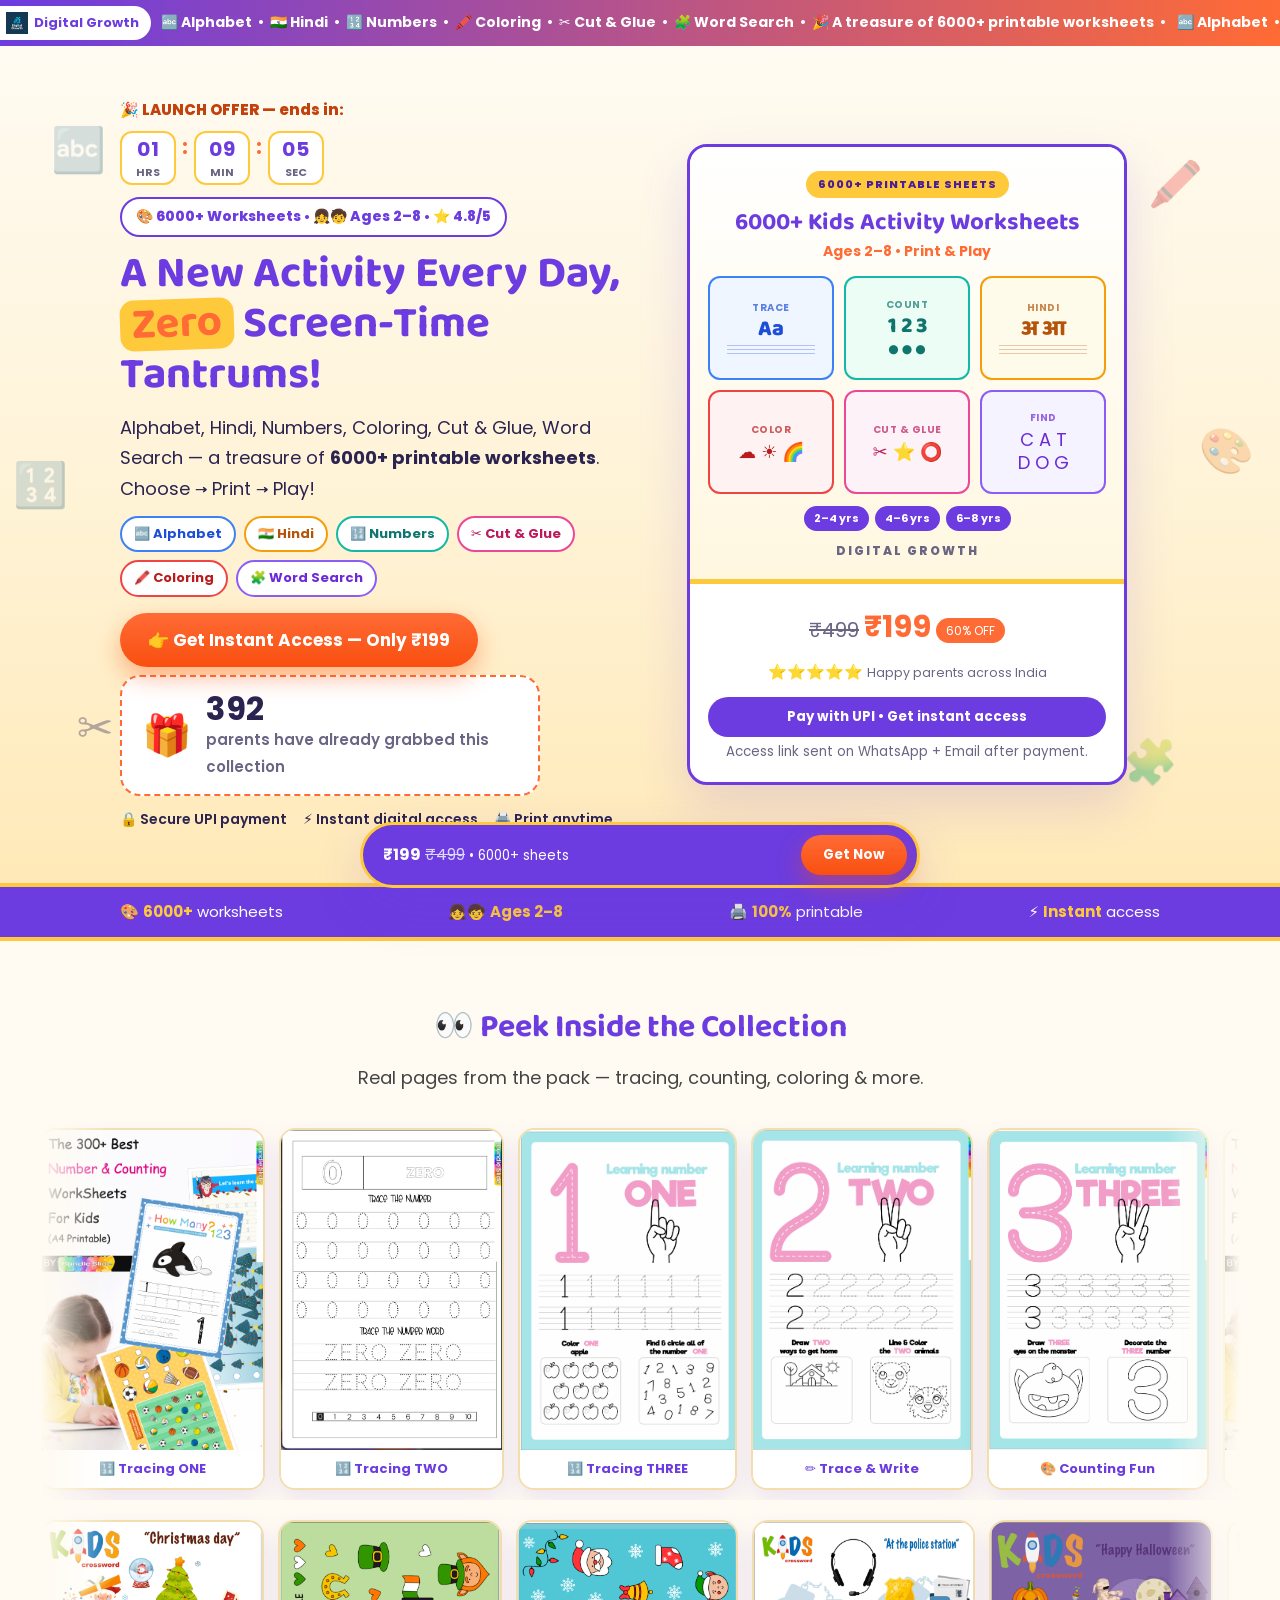
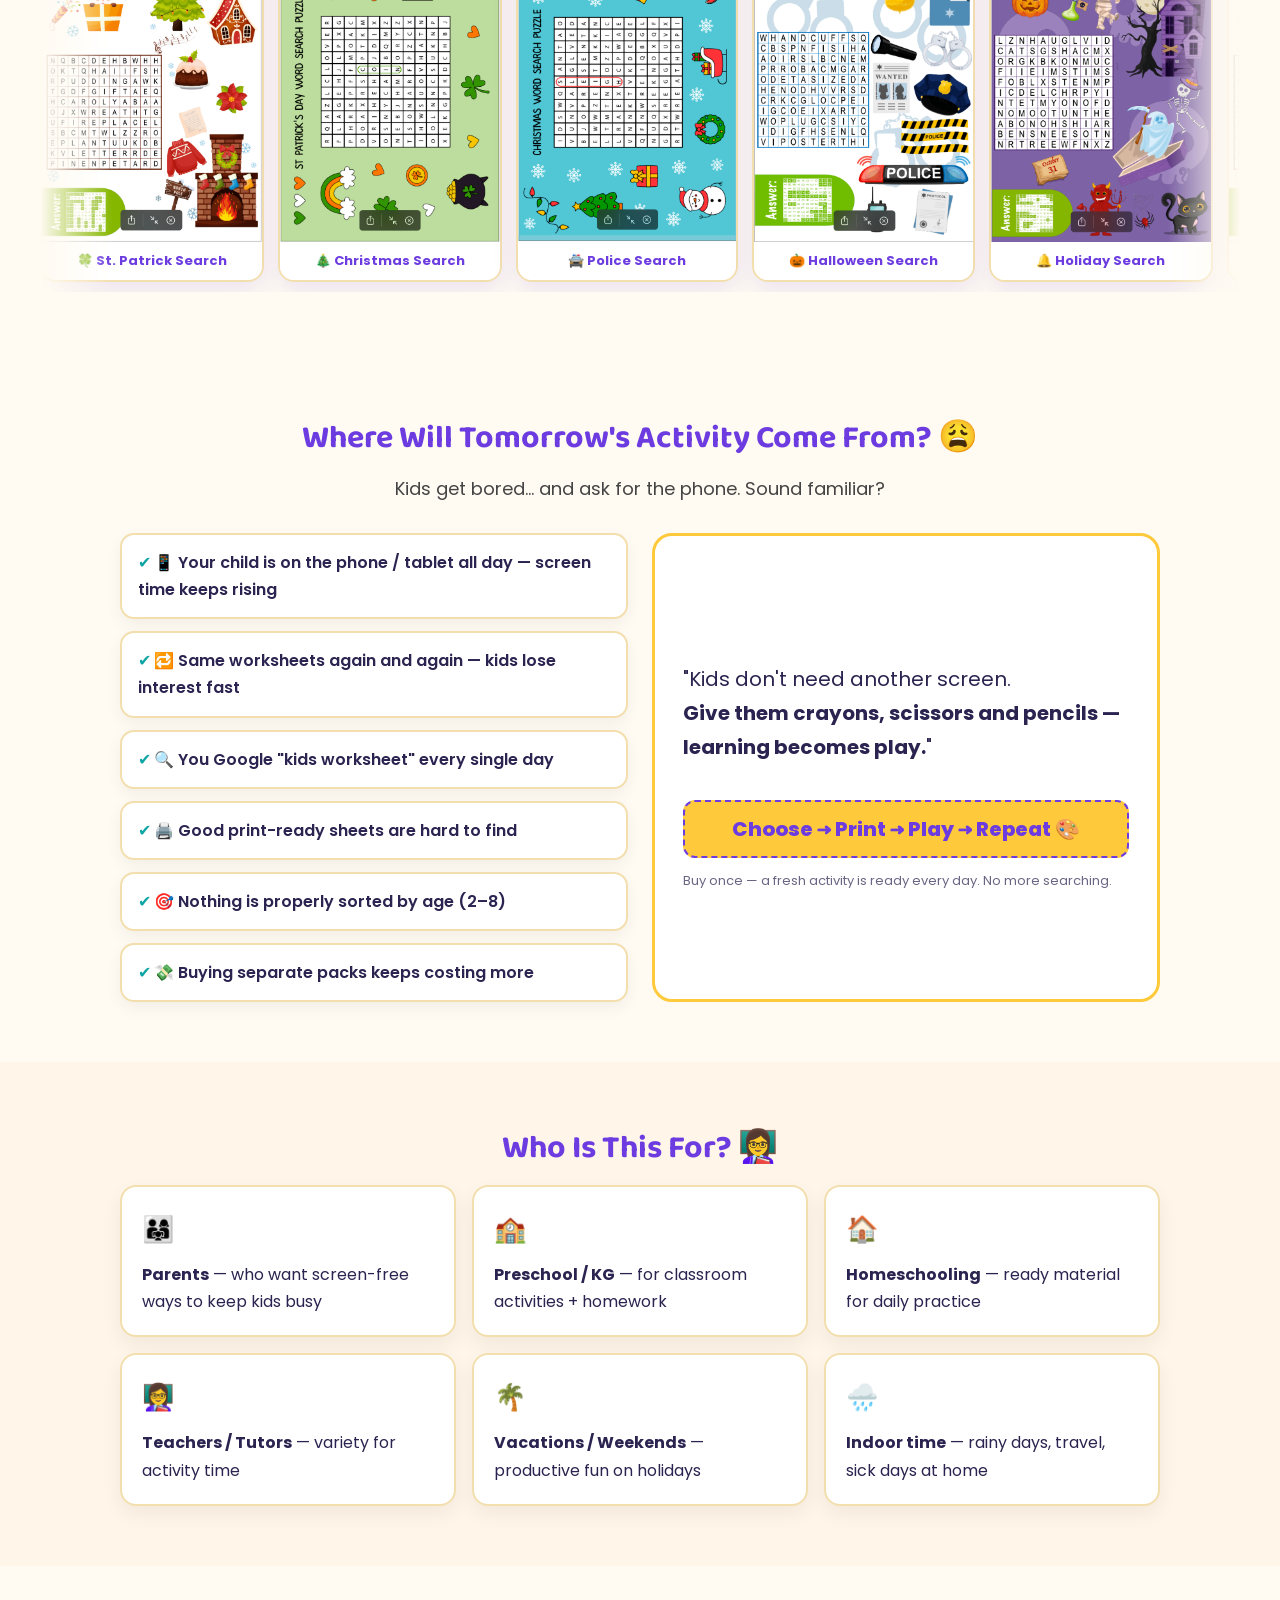
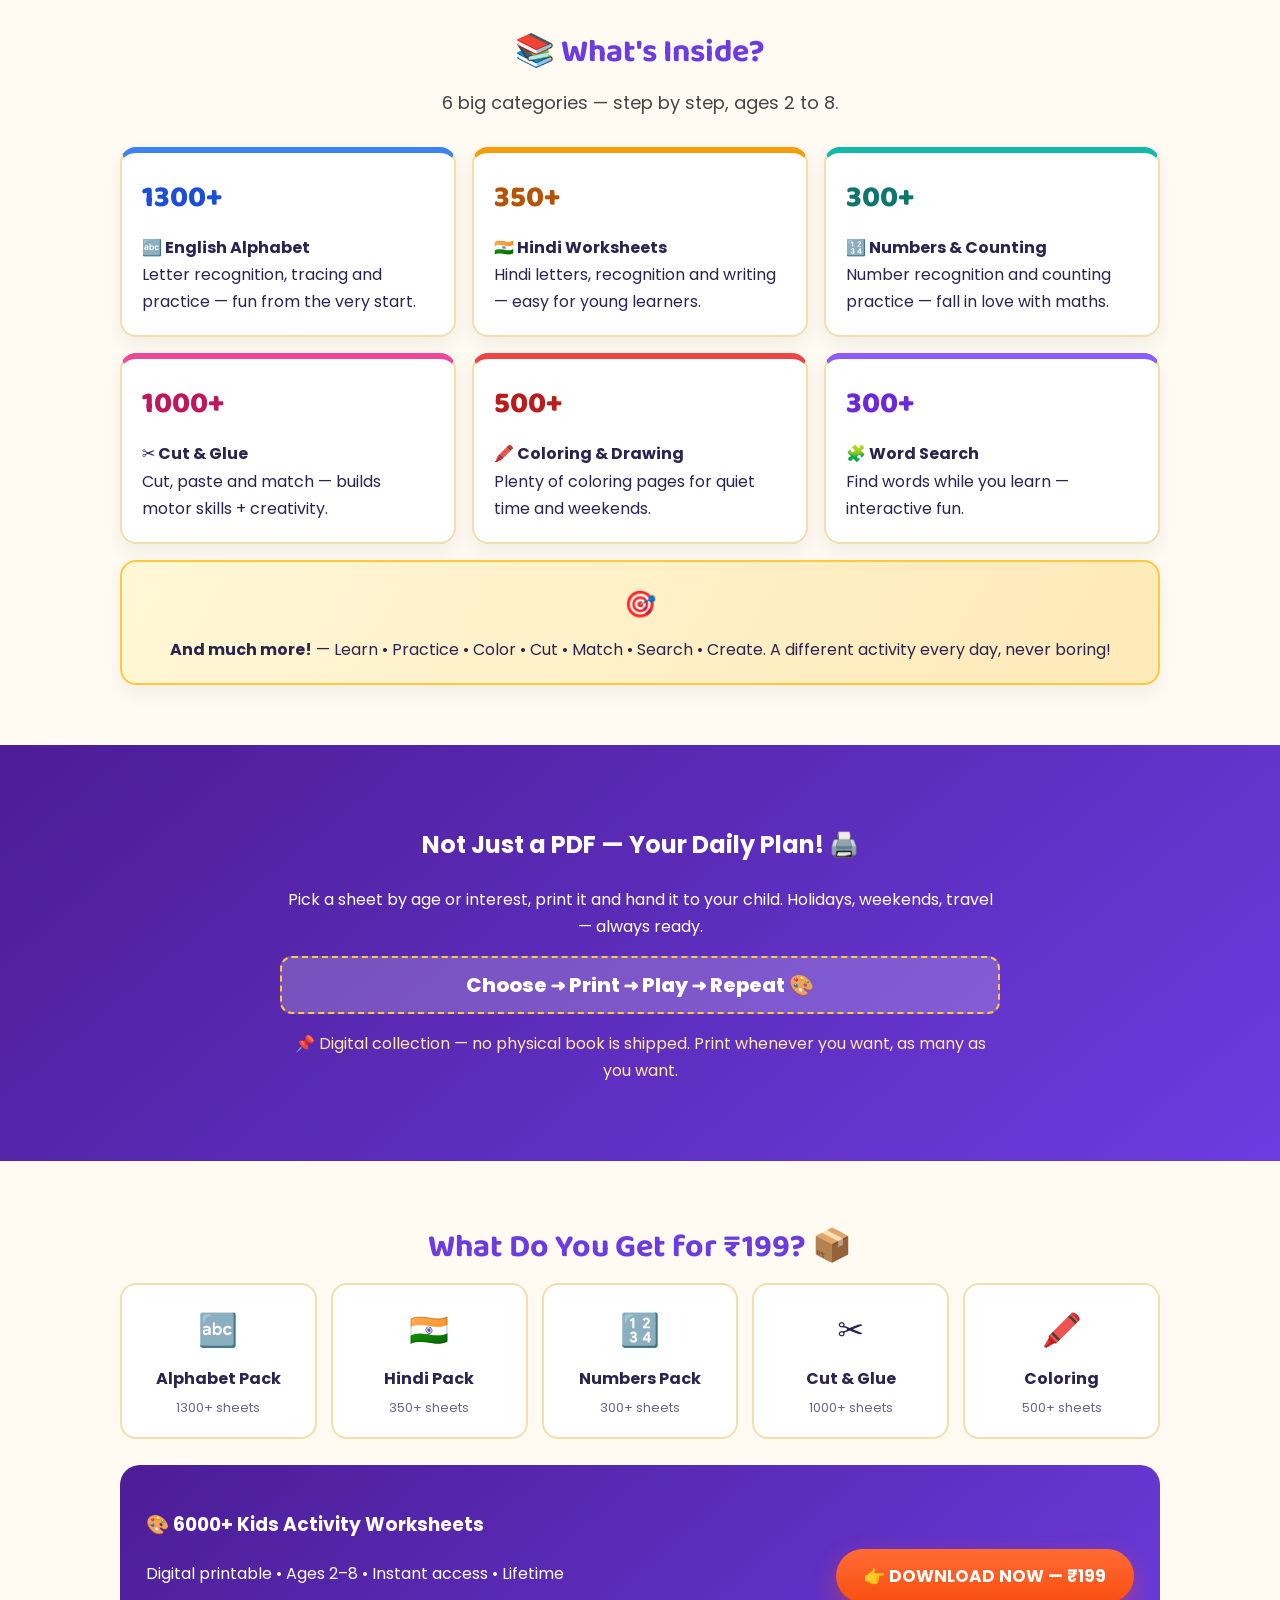
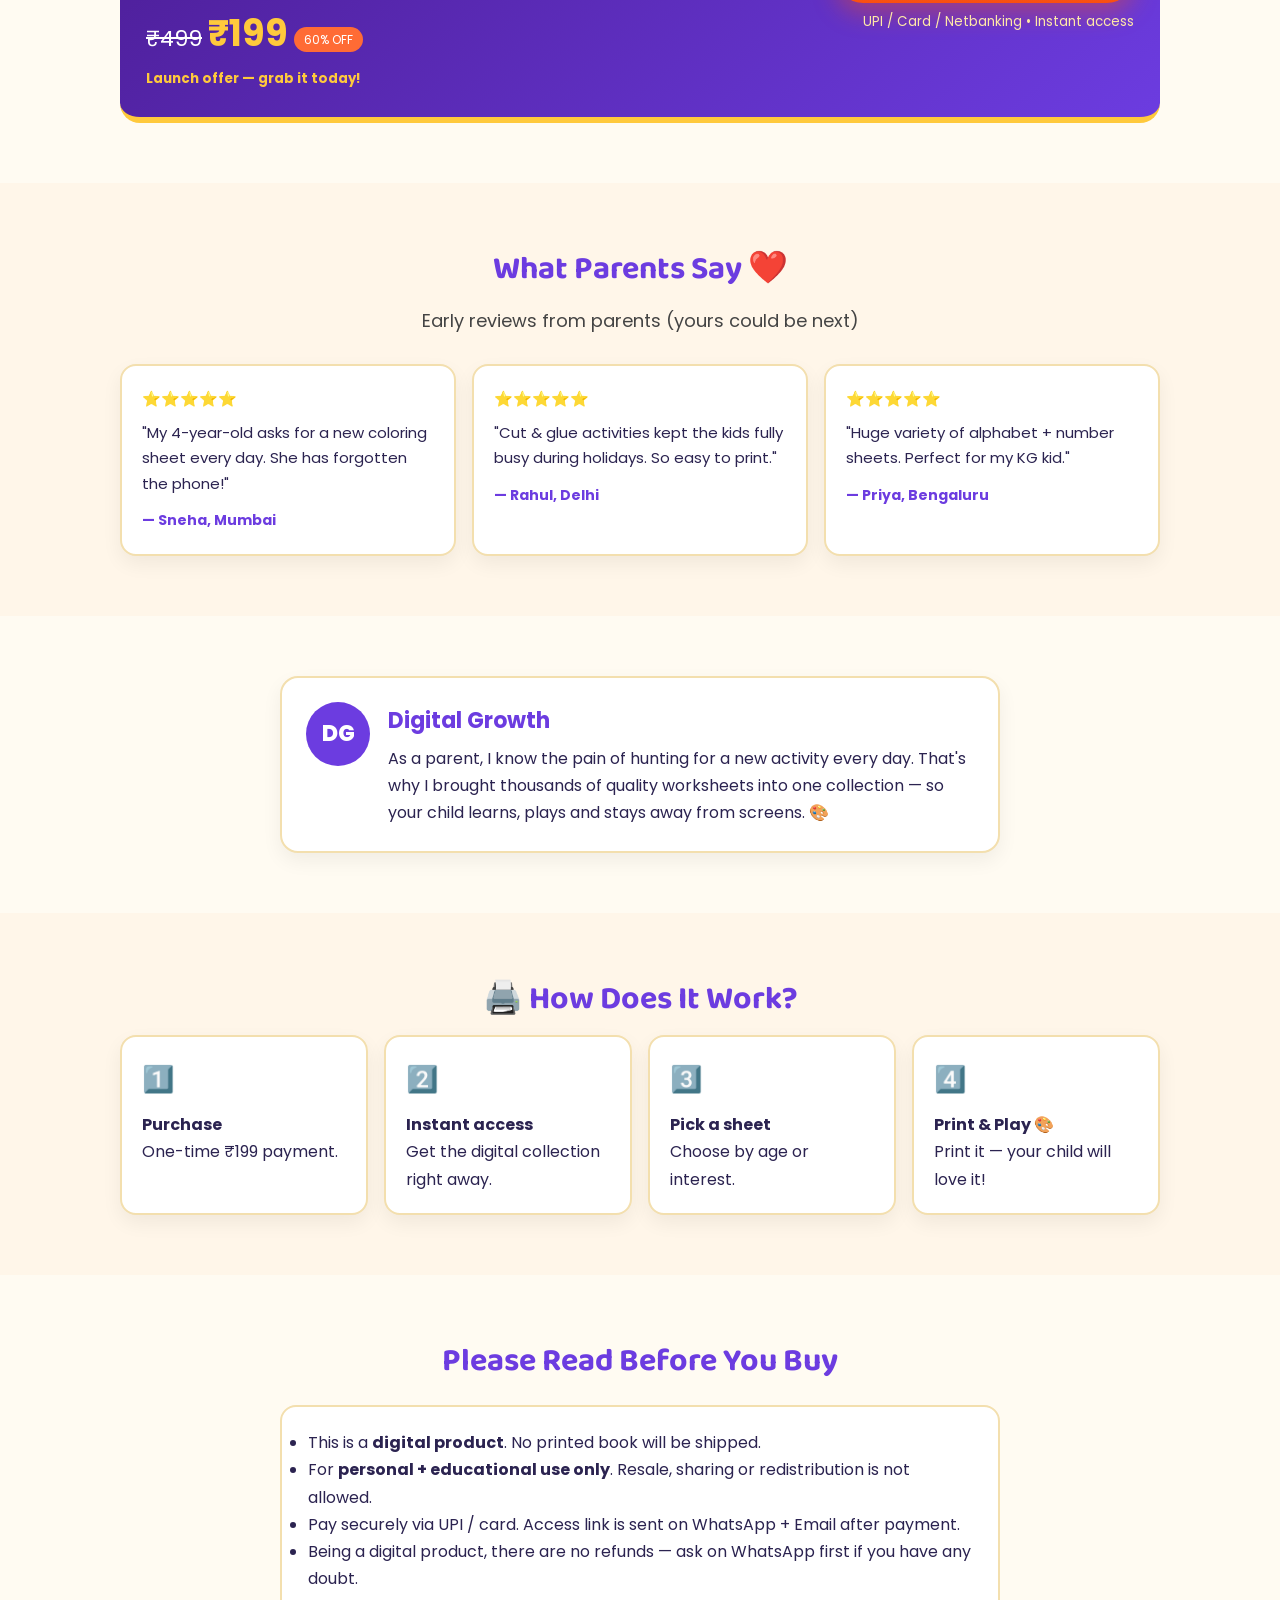
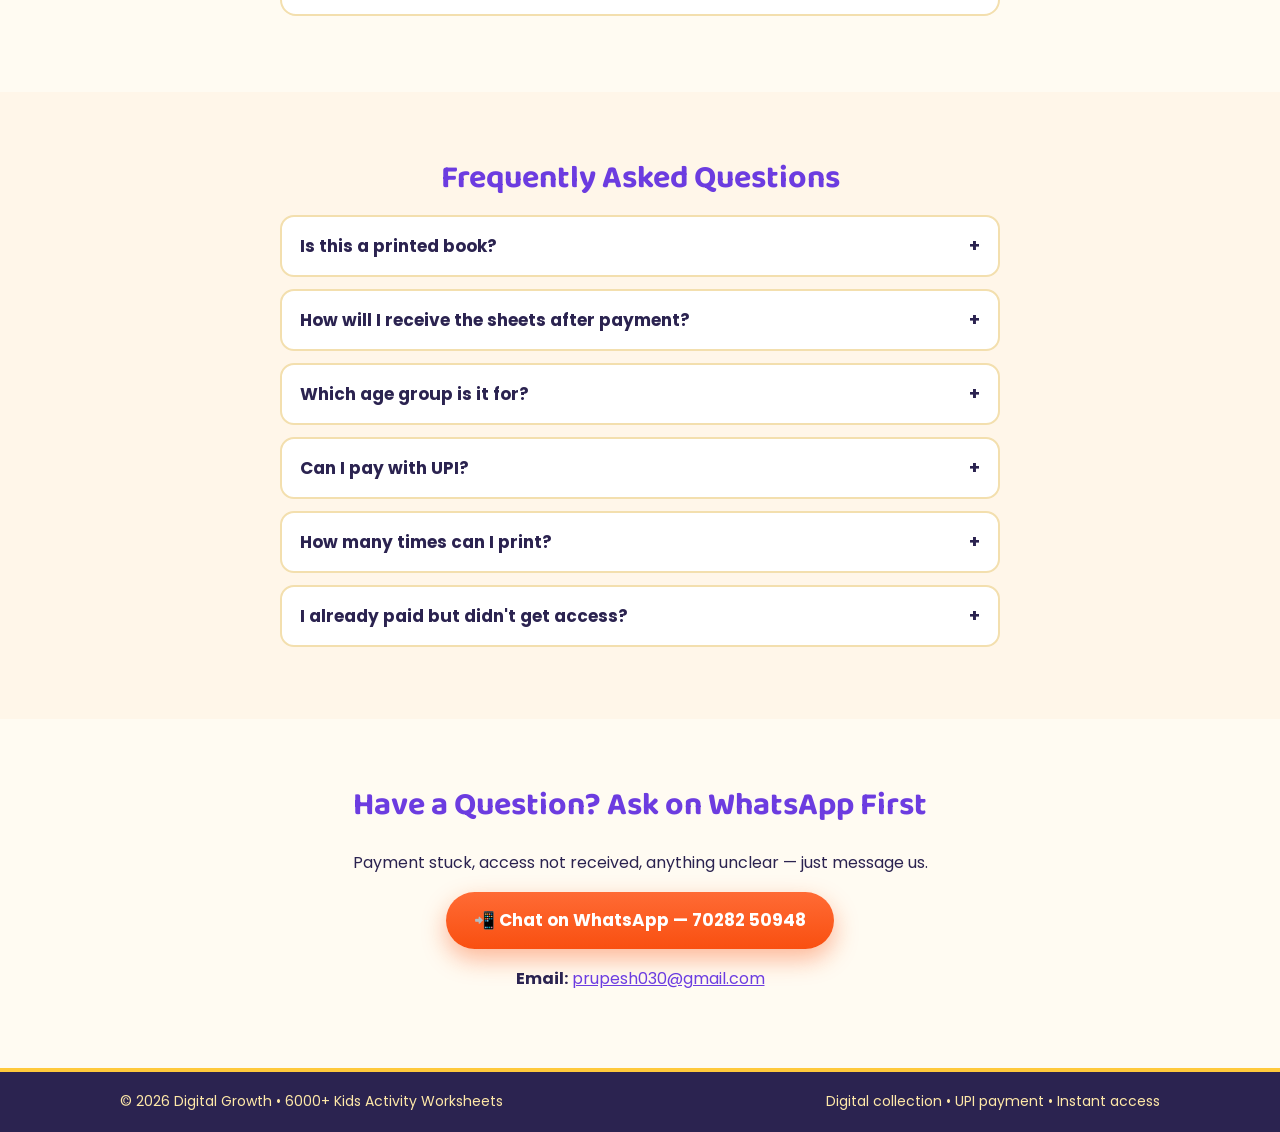
<file: kids/index.html>
<!DOCTYPE html>
<html lang="en">
<head>
  <meta charset="UTF-8" />
  <meta name="viewport" content="width=device-width, initial-scale=1.0" />
  <title>🎨 6000+ Kids Activity Worksheets | Ages 2–8 • Only ₹199 - Digital Growth</title>
  <meta name="description" content="6000+ printable Kids Activity Worksheets for ages 2–8. Alphabet, Hindi, Numbers, Cut & Glue, Coloring, Word Search. ₹199 • One-time payment • Instant digital access." />
  <meta property="og:title" content="🎨 6000+ Kids Activity Worksheets — ₹199" />
  <meta property="og:description" content="Alphabet • Hindi • Numbers • Cut & Glue • Coloring • Word Search. Choose → Print → Play. Screen-free fun!" />
  <meta property="og:type" content="website" />
  <link rel="icon" type="image/png" href="./Logo.PNG" />
  <link rel="preconnect" href="https://fonts.googleapis.com" />
  <link rel="preconnect" href="https://fonts.gstatic.com" crossorigin />
  <link href="https://fonts.googleapis.com/css2?family=Baloo+2:wght@500;600;700;800&family=Poppins:wght@400;500;600;700&display=swap" rel="stylesheet" />
  <link rel="stylesheet" href="./styles.css" />
  <!-- Meta Pixel Code -->
  <script>
  !function(f,b,e,v,n,t,s)
  {if(f.fbq)return;n=f.fbq=function(){n.callMethod?
  n.callMethod.apply(n,arguments):n.queue.push(arguments)};
  if(!f._fbq)f._fbq=n;n.push=n;n.loaded=!0;n.version='2.0';
  n.queue=[];t=b.createElement(e);t.async=!0;
  t.src=v;s=b.getElementsByTagName(e)[0];
  s.parentNode.insertBefore(t,s)}(window, document,'script',
  'https://connect.facebook.net/en_US/fbevents.js');
  fbq('init', '37602236219421478');
  fbq('track', 'PageView');
  </script>
  <noscript><img height="1" width="1" style="display:none"
  src="https://www.facebook.com/tr?id=37602236219421478&ev=PageView&noscript=1"
  /></noscript>
  <!-- End Meta Pixel Code -->
</head>
<body>
  <!-- Sliding category ticker with brand -->
  <div class="ticker" aria-hidden="true">
    <span class="ticker-brand"><img src="./Logo.PNG" alt="" />Digital Growth</span>
    <div class="ticker-track">
      <span>🔤 Alphabet &nbsp;•&nbsp; 🇮🇳 Hindi &nbsp;•&nbsp; 🔢 Numbers &nbsp;•&nbsp; 🖍️ Coloring &nbsp;•&nbsp; ✂️ Cut &amp; Glue &nbsp;•&nbsp; 🧩 Word Search &nbsp;•&nbsp; 🎉 A treasure of 6000+ printable worksheets &nbsp;•&nbsp;</span>
      <span>🔤 Alphabet &nbsp;•&nbsp; 🇮🇳 Hindi &nbsp;•&nbsp; 🔢 Numbers &nbsp;•&nbsp; 🖍️ Coloring &nbsp;•&nbsp; ✂️ Cut &amp; Glue &nbsp;•&nbsp; 🧩 Word Search &nbsp;•&nbsp; 🎉 A treasure of 6000+ printable worksheets &nbsp;•&nbsp;</span>
    </div>
  </div>

  <!-- Mobile sticky timer header (mobile only) -->
  <div class="offer-bar">
    <div class="container offer-bar-inner">
      <span class="offer-text">🎉 LAUNCH OFFER — ends in:</span>
      <div class="cd" role="timer" aria-live="off" aria-label="Time left for offer">
        <div class="cd-box"><strong id="cdHm">--</strong><small>HRS</small></div>
        <span class="cd-sep">:</span>
        <div class="cd-box"><strong id="cdMm">--</strong><small>MIN</small></div>
        <span class="cd-sep">:</span>
        <div class="cd-box"><strong id="cdSm">--</strong><small>SEC</small></div>
      </div>
    </div>
  </div>

  <!-- Hero -->
  <header class="hero">
    <div class="hero-bg" aria-hidden="true"><span class="float f1">🔤</span><span class="float f2">🖍️</span><span class="float f3">✂️</span><span class="float f4">🧩</span><span class="float f5">🔢</span><span class="float f6">🎨</span></div>
    <div class="container hero-grid">
      <div class="hero-copy">
        <div class="hero-timer">
          <span class="offer-text">🎉 LAUNCH OFFER — ends in:</span>
          <div class="cd" role="timer" aria-live="off" aria-label="Time left for offer">
            <div class="cd-box"><strong id="cdH">--</strong><small>HRS</small></div>
            <span class="cd-sep">:</span>
            <div class="cd-box"><strong id="cdM">--</strong><small>MIN</small></div>
            <span class="cd-sep">:</span>
            <div class="cd-box"><strong id="cdS">--</strong><small>SEC</small></div>
          </div>
        </div>
        <span class="pill">🎨 6000+ Worksheets • 👧🧒 Ages 2–8 • ⭐ 4.8/5</span>
        <h1>A New Activity Every Day,<br /><span class="hl">Zero</span> Screen-Time Tantrums!</h1>
        <p class="lead">Alphabet, Hindi, Numbers, Coloring, Cut &amp; Glue, Word Search — a treasure of <strong>6000+ printable worksheets</strong>. Choose → Print → Play!</p>
        <div class="chip-row">
          <span class="chip c-blue">🔤 Alphabet</span>
          <span class="chip c-saffron">🇮🇳 Hindi</span>
          <span class="chip c-teal">🔢 Numbers</span>
          <span class="chip c-pink">✂️ Cut &amp; Glue</span>
          <span class="chip c-red">🖍️ Coloring</span>
          <span class="chip c-violet">🧩 Word Search</span>
        </div>
        <div class="hero-cta">
          <button class="btn btn-cta btn-lg" data-buy>👉 Get Instant Access — Only ₹199</button>
        </div>
        <div class="buy-card">
          <span class="buy-icon" aria-hidden="true">🎁</span>
          <div>
            <strong id="buyCount">0</strong>
            <small>parents have already grabbed this collection</small>
          </div>
        </div>
        <div class="trust">
          <span>🔒 Secure UPI payment</span>
          <span>⚡ Instant digital access</span>
          <span>🖨️ Print anytime</span>
        </div>
      </div>
      <div class="hero-card">
        <div class="sheet-pack">
          <span class="pack-badge">6000+ PRINTABLE SHEETS</span>
          <h2>6000+ Kids Activity Worksheets</h2>
          <p class="pack-sub">Ages 2–8 • Print &amp; Play</p>
          <div class="sheet-grid">
            <div class="sheet s-blue"><span class="sheet-tag">Trace</span><span class="sheet-big">Aa</span><span class="sheet-lines"></span></div>
            <div class="sheet s-teal"><span class="sheet-tag">Count</span><span class="sheet-big">1 2 3</span><span class="sheet-dots">● ● ●</span></div>
            <div class="sheet s-saffron"><span class="sheet-tag">Hindi</span><span class="sheet-big">अ आ</span><span class="sheet-lines"></span></div>
            <div class="sheet s-red"><span class="sheet-tag">Color</span><span class="sheet-draw">☁️ ☀️ 🌈</span></div>
            <div class="sheet s-pink"><span class="sheet-tag">Cut &amp; Glue</span><span class="sheet-draw">✂️ ⭐ ⭕</span></div>
            <div class="sheet s-violet"><span class="sheet-tag">Find</span><span class="sheet-draw">C A T<br />D O G</span></div>
          </div>
          <div class="pack-ages"><span>2–4 yrs</span><span>4–6 yrs</span><span>6–8 yrs</span></div>
          <div class="pack-author">DIGITAL GROWTH</div>
        </div>
        <div class="hero-card-foot">
          <div class="mini-price"><s>₹499</s> <strong>₹199</strong> <span class="off">60% OFF</span></div>
          <div class="stars">⭐⭐⭐⭐⭐ <small>Happy parents across India</small></div>
          <button class="btn btn-dark btn-block" data-buy>Pay with UPI • Get instant access</button>
          <small>Access link sent on WhatsApp + Email after payment.</small>
        </div>
      </div>
    </div>
  </header>

  <!-- Proof strip -->
  <div class="proof-strip">
    <div class="container proof-inner">
      <span>🎨 <strong>6000+</strong> worksheets</span>
      <span>👧🧒 <strong>Ages 2–8</strong></span>
      <span>🖨️ <strong>100%</strong> printable</span>
      <span>⚡ <strong>Instant</strong> access</span>
    </div>
  </div>

  <!-- Demo pages slider -->
  <section class="section demo" id="demo">
    <div class="container">
      <h2 class="sec-title">👀 Peek Inside the Collection</h2>
      <p class="sec-sub">Real pages from the pack — tracing, counting, coloring &amp; more.</p>
    </div>
    <div class="slider" aria-label="Sample worksheet pages">
      <div class="track">
        <figure class="slide"><img src="./Demo01.png" alt="Number ONE tracing and counting worksheet" loading="lazy" /><figcaption>🔢 Tracing ONE</figcaption></figure>
        <figure class="slide"><img src="./Demo02.png" alt="Number TWO tracing and coloring worksheet" loading="lazy" /><figcaption>🔢 Tracing TWO</figcaption></figure>
        <figure class="slide"><img src="./Demo03.png" alt="Number THREE tracing and drawing worksheet" loading="lazy" /><figcaption>🔢 Tracing THREE</figcaption></figure>
        <figure class="slide"><img src="./Demo04.png" alt="Number ZERO trace the number worksheet" loading="lazy" /><figcaption>✏️ Trace &amp; Write</figcaption></figure>
        <figure class="slide"><img src="./Demo05.png" alt="Number and counting bundle worksheets" loading="lazy" /><figcaption>🎨 Counting Fun</figcaption></figure>
        <figure class="slide" aria-hidden="true"><img src="./Demo01.png" alt="" loading="lazy" /><figcaption>🔢 Tracing ONE</figcaption></figure>
        <figure class="slide" aria-hidden="true"><img src="./Demo02.png" alt="" loading="lazy" /><figcaption>🔢 Tracing TWO</figcaption></figure>
        <figure class="slide" aria-hidden="true"><img src="./Demo03.png" alt="" loading="lazy" /><figcaption>🔢 Tracing THREE</figcaption></figure>
        <figure class="slide" aria-hidden="true"><img src="./Demo04.png" alt="" loading="lazy" /><figcaption>✏️ Trace &amp; Write</figcaption></figure>
        <figure class="slide" aria-hidden="true"><img src="./Demo05.png" alt="" loading="lazy" /><figcaption>🎨 Counting Fun</figcaption></figure>
      </div>
    </div>
    <div class="slider reverse" aria-label="Word search sample pages">
      <div class="track">
        <figure class="slide"><img src="./Demo06.png" alt="St Patrick's Day word search puzzle" loading="lazy" /><figcaption>🍀 St. Patrick Search</figcaption></figure>
        <figure class="slide"><img src="./Demo07.png" alt="Christmas word search puzzle" loading="lazy" /><figcaption>🎄 Christmas Search</figcaption></figure>
        <figure class="slide"><img src="./Demo08.png" alt="Police station word search puzzle" loading="lazy" /><figcaption>🚔 Police Search</figcaption></figure>
        <figure class="slide"><img src="./Demo09.png" alt="Halloween word search puzzle" loading="lazy" /><figcaption>🎃 Halloween Search</figcaption></figure>
        <figure class="slide"><img src="./Demo10.png" alt="Christmas day word search puzzle" loading="lazy" /><figcaption>🔔 Holiday Search</figcaption></figure>
        <figure class="slide" aria-hidden="true"><img src="./Demo06.png" alt="" loading="lazy" /><figcaption>🍀 St. Patrick Search</figcaption></figure>
        <figure class="slide" aria-hidden="true"><img src="./Demo07.png" alt="" loading="lazy" /><figcaption>🎄 Christmas Search</figcaption></figure>
        <figure class="slide" aria-hidden="true"><img src="./Demo08.png" alt="" loading="lazy" /><figcaption>🚔 Police Search</figcaption></figure>
        <figure class="slide" aria-hidden="true"><img src="./Demo09.png" alt="" loading="lazy" /><figcaption>🎃 Halloween Search</figcaption></figure>
        <figure class="slide" aria-hidden="true"><img src="./Demo10.png" alt="" loading="lazy" /><figcaption>🔔 Holiday Search</figcaption></figure>
      </div>
    </div>
  </section>

  <!-- Pain -->
  <section class="section" id="problems">
    <div class="container">
      <h2 class="sec-title">Where Will Tomorrow's Activity Come From? 😩</h2>
      <p class="sec-sub">Kids get bored… and ask for the phone. Sound familiar?</p>
      <div class="grid-2">
        <ul class="check-list pain">
          <li>📱 Your child is on the phone / tablet all day — screen time keeps rising</li>
          <li>🔁 Same worksheets again and again — kids lose interest fast</li>
          <li>🔍 You Google "kids worksheet" every single day</li>
          <li>🖨️ Good print-ready sheets are hard to find</li>
          <li>🎯 Nothing is properly sorted by age (2–8)</li>
          <li>💸 Buying separate packs keeps costing more</li>
        </ul>
        <div class="quote-card">
          <p>"Kids don't need another screen.<br /><strong>Give them crayons, scissors and pencils — learning becomes play.</strong>"</p>
          <div class="flow">Choose → Print → Play → Repeat 🎨</div>
          <small class="quote-note">Buy once — a fresh activity is ready every day. No more searching.</small>
        </div>
      </div>
    </div>
  </section>

  <!-- For whom -->
  <section class="section alt" id="whom">
    <div class="container">
      <h2 class="sec-title">Who Is This For? 👩‍🏫</h2>
      <div class="cards">
        <div class="card">👨‍👩‍👧<p><strong>Parents</strong> — who want screen-free ways to keep kids busy</p></div>
        <div class="card">🏫<p><strong>Preschool / KG</strong> — for classroom activities + homework</p></div>
        <div class="card">🏠<p><strong>Homeschooling</strong> — ready material for daily practice</p></div>
        <div class="card">👩‍🏫<p><strong>Teachers / Tutors</strong> — variety for activity time</p></div>
        <div class="card">🌴<p><strong>Vacations / Weekends</strong> — productive fun on holidays</p></div>
        <div class="card">🌧️<p><strong>Indoor time</strong> — rainy days, travel, sick days at home</p></div>
      </div>
    </div>
  </section>

  <!-- Inside -->
  <section class="section" id="learn">
    <div class="container">
      <h2 class="sec-title">📚 What's Inside?</h2>
      <p class="sec-sub">6 big categories — step by step, ages 2 to 8.</p>
      <div class="cards">
        <div class="card cat-blue"><span class="cat-num">1300+</span><p><strong>🔤 English Alphabet</strong><br />Letter recognition, tracing and practice — fun from the very start.</p></div>
        <div class="card cat-saffron"><span class="cat-num">350+</span><p><strong>🇮🇳 Hindi Worksheets</strong><br />Hindi letters, recognition and writing — easy for young learners.</p></div>
        <div class="card cat-teal"><span class="cat-num">300+</span><p><strong>🔢 Numbers &amp; Counting</strong><br />Number recognition and counting practice — fall in love with maths.</p></div>
        <div class="card cat-pink"><span class="cat-num">1000+</span><p><strong>✂️ Cut &amp; Glue</strong><br />Cut, paste and match — builds motor skills + creativity.</p></div>
        <div class="card cat-red"><span class="cat-num">500+</span><p><strong>🖍️ Coloring &amp; Drawing</strong><br />Plenty of coloring pages for quiet time and weekends.</p></div>
        <div class="card cat-violet"><span class="cat-num">300+</span><p><strong>🧩 Word Search</strong><br />Find words while you learn — interactive fun.</p></div>
        <div class="card wide">🎯<p><strong>And much more!</strong> — Learn • Practice • Color • Cut • Match • Search • Create. A different activity every day, never boring!</p></div>
      </div>
    </div>
  </section>

  <!-- Practical -->
  <section class="section dark">
    <div class="container narrow center">
      <h2>Not Just a PDF — Your Daily Plan! 🖨️</h2>
      <p>Pick a sheet by age or interest, print it and hand it to your child. Holidays, weekends, travel — always ready.</p>
      <div class="flow large">Choose → Print → Play → Repeat 🎨</div>
      <p class="muted-light">📌 Digital collection — no physical book is shipped. Print whenever you want, as many as you want.</p>
    </div>
  </section>

  <!-- Price -->
  <section class="section" id="inside">
    <div class="container">
      <h2 class="sec-title">What Do You Get for ₹199? 📦</h2>
      <div class="inside-grid">
        <div class="inside">🔤<h3>Alphabet Pack</h3><p>1300+ sheets</p></div>
        <div class="inside">🇮🇳<h3>Hindi Pack</h3><p>350+ sheets</p></div>
        <div class="inside">🔢<h3>Numbers Pack</h3><p>300+ sheets</p></div>
        <div class="inside">✂️<h3>Cut &amp; Glue</h3><p>1000+ sheets</p></div>
        <div class="inside">🖍️<h3>Coloring</h3><p>500+ sheets</p></div>
      </div>

      <div class="price-box">
        <div>
          <h3>🎨 6000+ Kids Activity Worksheets</h3>
          <p>Digital printable • Ages 2–8 • Instant access • Lifetime</p>
          <div class="price"><s>₹499</s> <strong>₹199</strong> <span class="off">60% OFF</span></div>
          <small class="offer-note">Launch offer — grab it today!</small>
        </div>
        <div class="price-cta">
          <button class="btn btn-cta btn-lg" data-buy>👉 DOWNLOAD NOW — ₹199</button>
          <small>UPI / Card / Netbanking • Instant access</small>
        </div>
      </div>
    </div>
  </section>

  <!-- Testimonials -->
  <section class="section alt" id="reviews">
    <div class="container">
      <h2 class="sec-title">What Parents Say ❤️</h2>
      <p class="sec-sub">Early reviews from parents (yours could be next)</p>
      <div class="reviews">
        <div class="review"><div class="r-stars">⭐⭐⭐⭐⭐</div><p>"My 4-year-old asks for a new coloring sheet every day. She has forgotten the phone!"</p><strong>— Sneha, Mumbai</strong></div>
        <div class="review"><div class="r-stars">⭐⭐⭐⭐⭐</div><p>"Cut &amp; glue activities kept the kids fully busy during holidays. So easy to print."</p><strong>— Rahul, Delhi</strong></div>
        <div class="review"><div class="r-stars">⭐⭐⭐⭐⭐</div><p>"Huge variety of alphabet + number sheets. Perfect for my KG kid."</p><strong>— Priya, Bengaluru</strong></div>
      </div>
    </div>
  </section>

  <!-- Author -->
  <section class="section" id="author">
    <div class="container narrow">
      <div class="author-box">
        <span class="avatar big">DG</span>
        <div>
          <h3>Digital Growth</h3>
          <p>As a parent, I know the pain of hunting for a new activity every day. That's why I brought thousands of quality worksheets into one collection — so your child learns, plays and stays away from screens. 🎨</p>
        </div>
      </div>
    </div>
  </section>

  <!-- How it works -->
  <section class="section alt" id="how">
    <div class="container">
      <h2 class="sec-title">🖨️ How Does It Work?</h2>
      <div class="cards steps">
        <div class="card">1️⃣<p><strong>Purchase</strong><br />One-time ₹199 payment.</p></div>
        <div class="card">2️⃣<p><strong>Instant access</strong><br />Get the digital collection right away.</p></div>
        <div class="card">3️⃣<p><strong>Pick a sheet</strong><br />Choose by age or interest.</p></div>
        <div class="card">4️⃣<p><strong>Print &amp; Play 🎨</strong><br />Print it — your child will love it!</p></div>
      </div>
    </div>
  </section>

  <!-- Disclaimer -->
  <section class="section" id="note">
    <div class="container narrow">
      <h2 class="sec-title">Please Read Before You Buy</h2>
      <ul class="note-list">
        <li>This is a <strong>digital product</strong>. No printed book will be shipped.</li>
        <li>For <strong>personal + educational use only</strong>. Resale, sharing or redistribution is not allowed.</li>
        <li>Pay securely via UPI / card. Access link is sent on WhatsApp + Email after payment.</li>
        <li>Being a digital product, there are no refunds — ask on WhatsApp first if you have any doubt.</li>
      </ul>
    </div>
  </section>

  <!-- FAQ -->
  <section class="section alt" id="faq">
    <div class="container narrow">
      <h2 class="sec-title">Frequently Asked Questions</h2>
      <div class="faq">
        <button class="faq-q">Is this a printed book?<span>+</span></button>
        <div class="faq-a">No. This is a digital printable collection. Print any sheet at home or at a xerox centre.</div>
      </div>
      <div class="faq">
        <button class="faq-q">How will I receive the sheets after payment?<span>+</span></button>
        <div class="faq-a">You get instant digital access + the link is sent on WhatsApp and Email.</div>
      </div>
      <div class="faq">
        <button class="faq-q">Which age group is it for?<span>+</span></button>
        <div class="faq-a">Ages 2 to 8 — for Preschool, Nursery, Kindergarten and early learners.</div>
      </div>
      <div class="faq">
        <button class="faq-q">Can I pay with UPI?<span>+</span></button>
        <div class="faq-a">Yes. Google Pay / PhonePe / Paytm UPI, cards and netbanking all work.</div>
      </div>
      <div class="faq">
        <button class="faq-q">How many times can I print?<span>+</span></button>
        <div class="faq-a">Lifetime access — print whenever you want, as many times as you want.</div>
      </div>
      <div class="faq">
        <button class="faq-q">I already paid but didn't get access?<span>+</span></button>
        <div class="faq-a">Send your payment screenshot on WhatsApp — 917028250948. We will send access immediately.</div>
      </div>
    </div>
  </section>

  <!-- Contact -->
  <section class="section" id="contact">
    <div class="container narrow center">
      <h2 class="sec-title">Have a Question? Ask on WhatsApp First</h2>
      <p>Payment stuck, access not received, anything unclear — just message us.</p>
      <p><a class="btn btn-cta btn-lg" href="https://wa.me/917028250948?text=Hi%2C%20I%20want%20to%20know%20more%20about%20the%206000%2B%20Kids%20Worksheets%20collection" target="_blank" rel="noopener">📲 Chat on WhatsApp — 70282 50948</a></p>
      <p><strong>Email:</strong> <a href="mailto:prupesh030@gmail.com">prupesh030@gmail.com</a></p>
    </div>
  </section>

  <footer class="footer">
    <div class="container foot-inner">
      <span>© <span id="year"></span> Digital Growth • 6000+ Kids Activity Worksheets</span>
      <span class="muted-light">Digital collection • UPI payment • Instant access</span>
    </div>
  </footer>

  <!-- Sticky bar -->
  <div class="sticky-bar show" id="stickyBar">
    <div><strong>₹199</strong> <s>₹499</s> <small>• 6000+ sheets</small></div>
    <button class="btn btn-cta" data-buy>Get Now</button>
  </div>

  <!-- Order modal -->
  <div class="modal-backdrop" id="modal" aria-hidden="true">
    <div class="modal" role="dialog" aria-modal="true" aria-labelledby="modalTitle">
      <button class="modal-close" id="modalClose" aria-label="Close">✕</button>
      <div id="modalPay">
        <h3 id="modalTitle">₹199 • Get the Worksheets 🎨</h3>
        <p class="muted">Tap the button below — you will go to our secure Cashfree payment page. Fill name, email and phone there. Instant access.</p>
        <div class="modal-product">
          <span>🎨</span>
          <div><strong>6000+ Kids Activity Worksheets</strong><br /><small>Ages 2–8 • Printable • ₹199 (instead of ₹499)</small></div>
        </div>
        <p class="center"><a class="btn btn-cta btn-lg btn-block" href="https://payments.cashfree.com/forms/6000kidsworksheets" target="_blank" rel="noopener">🔒 Pay ₹199 Securely →</a></p>
        <small class="muted">🔒 Secure Cashfree payment • UPI / cards accepted • Instant access</small>
      </div>
    </div>
  </div>

  <script src="./app.js"></script>
</body>
</html>
</file>
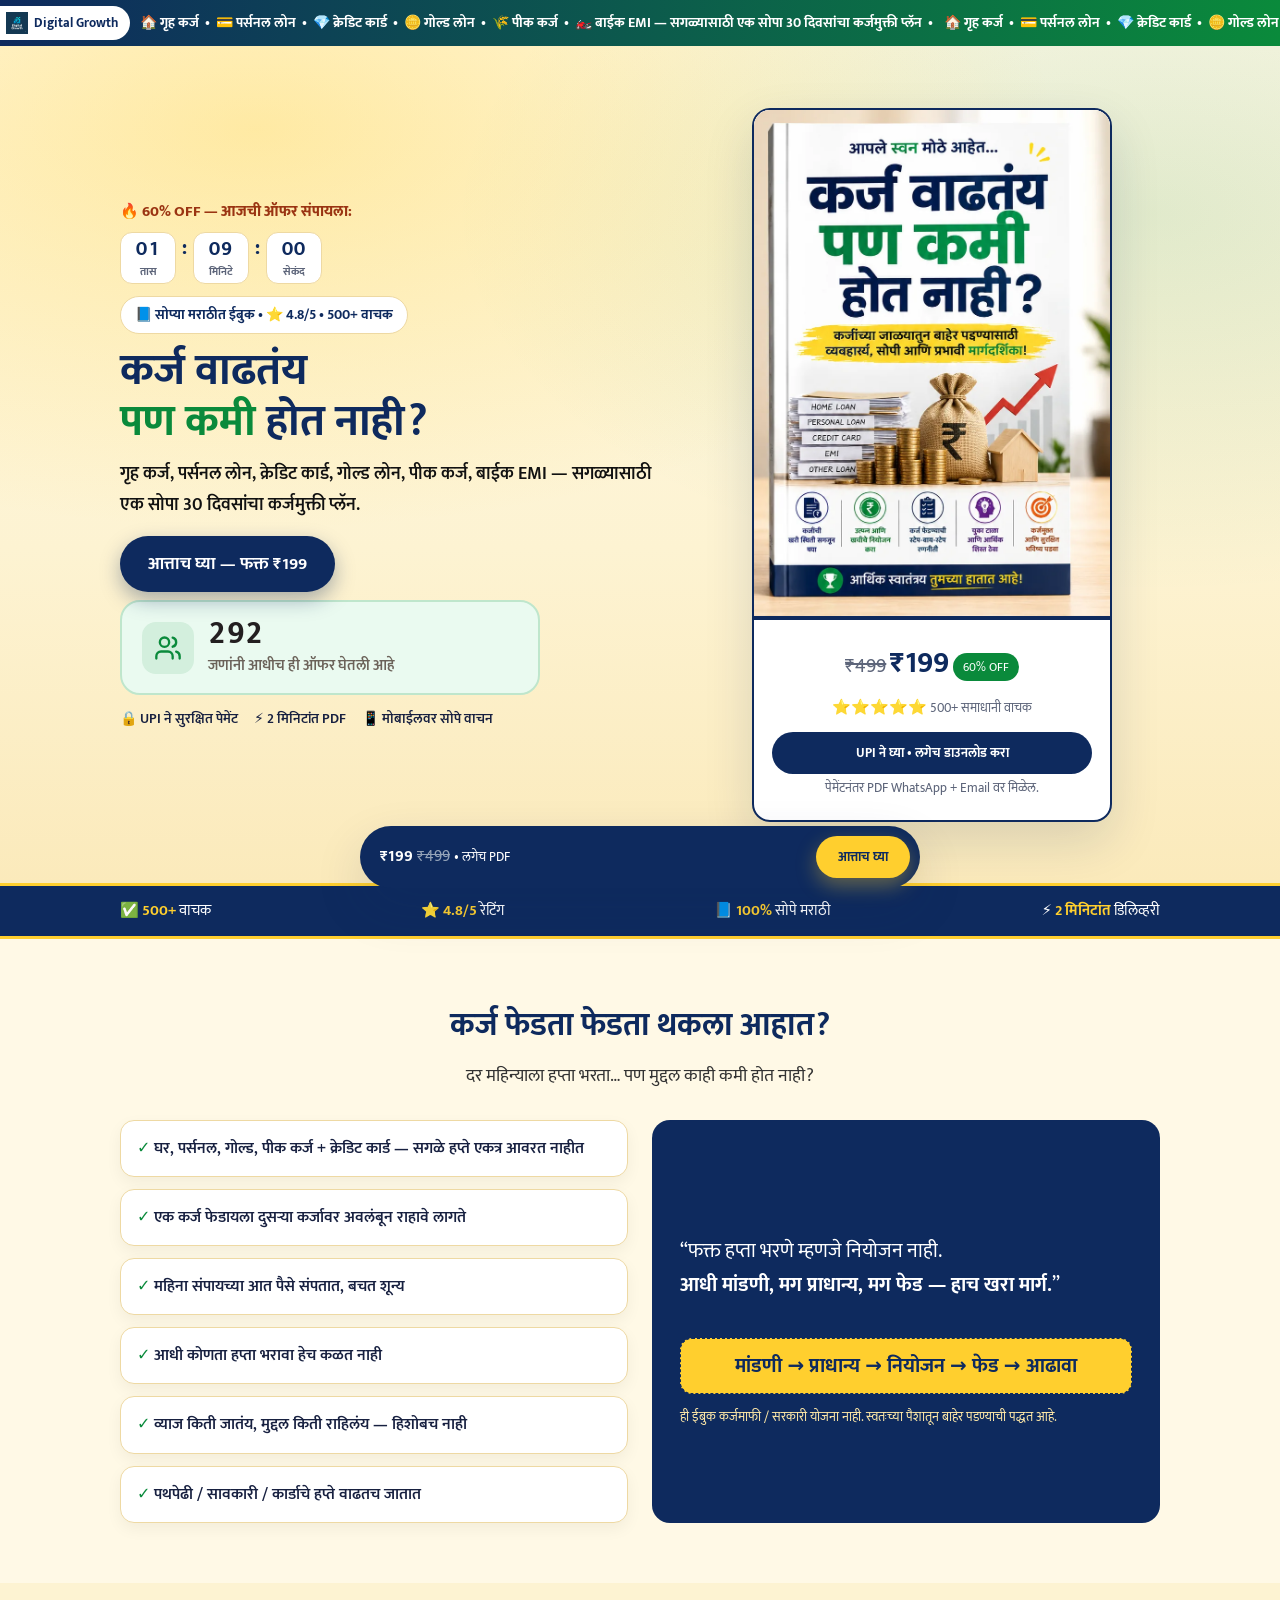
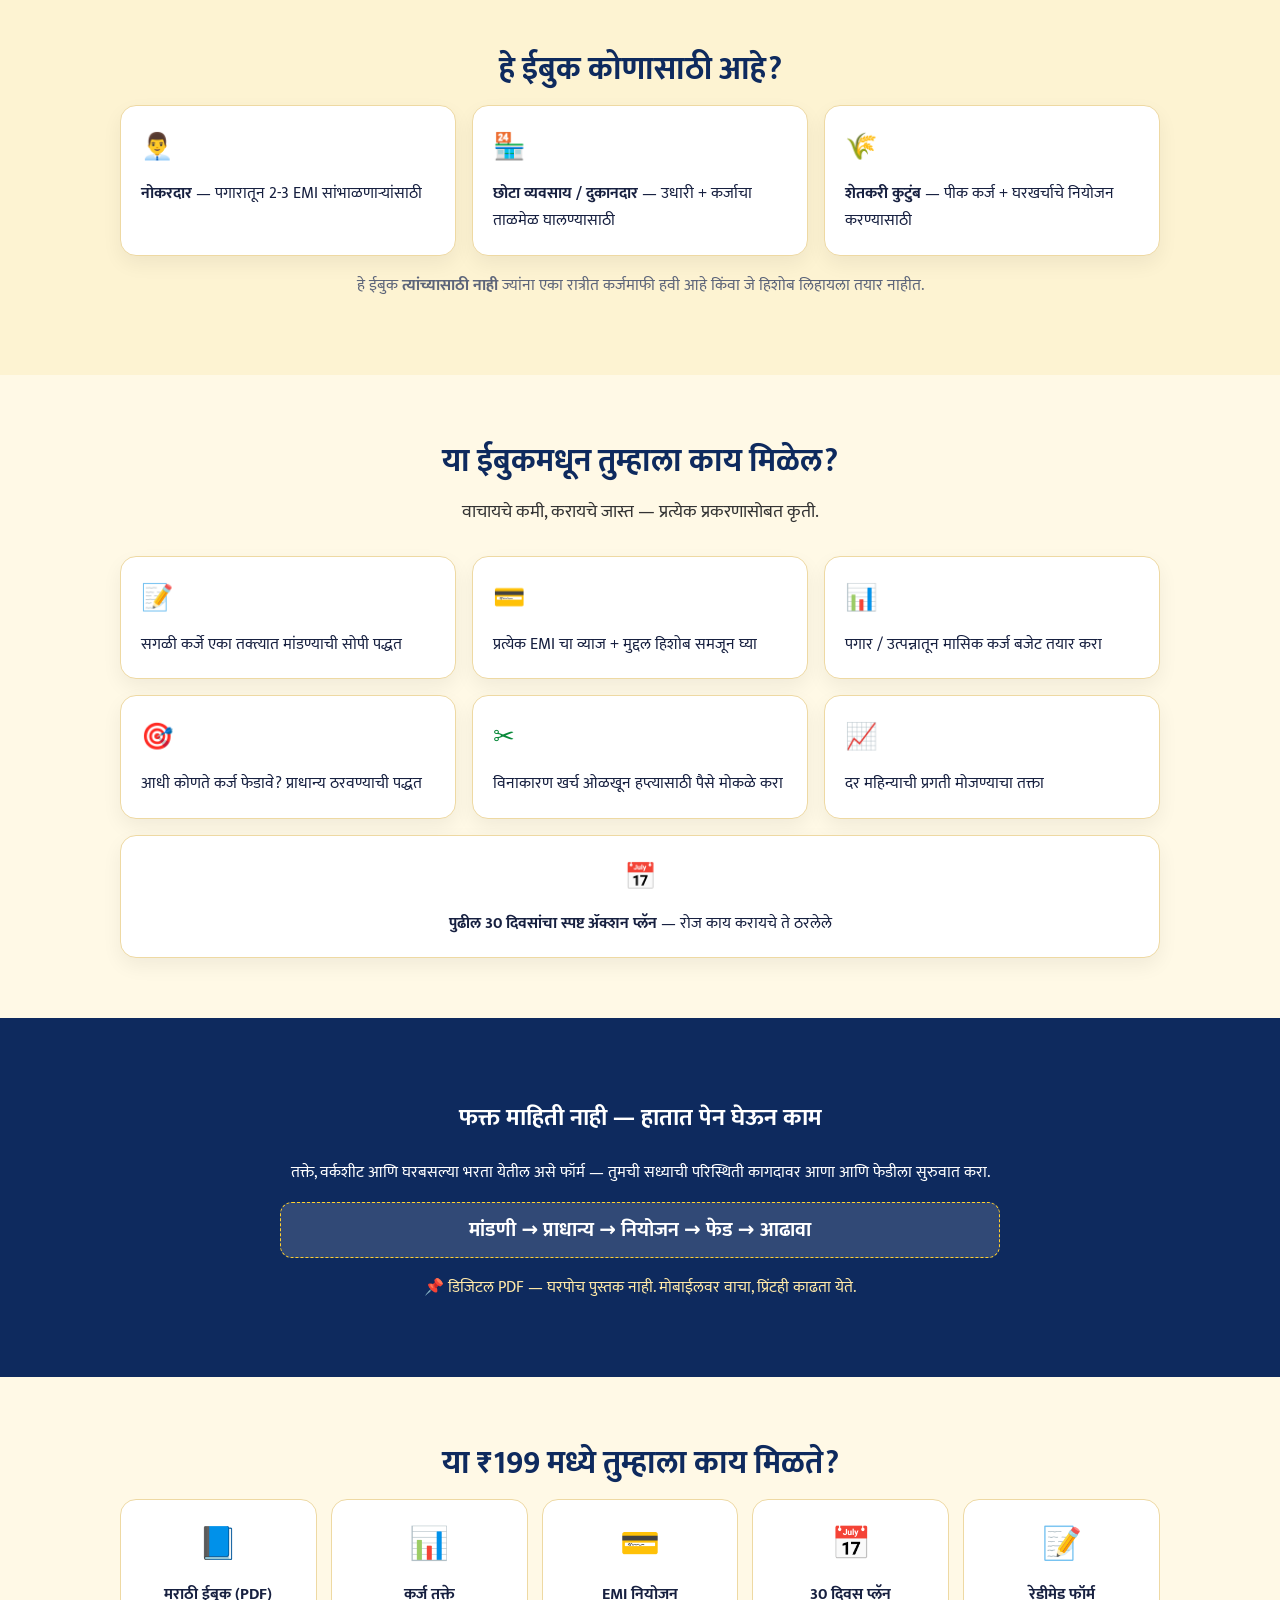
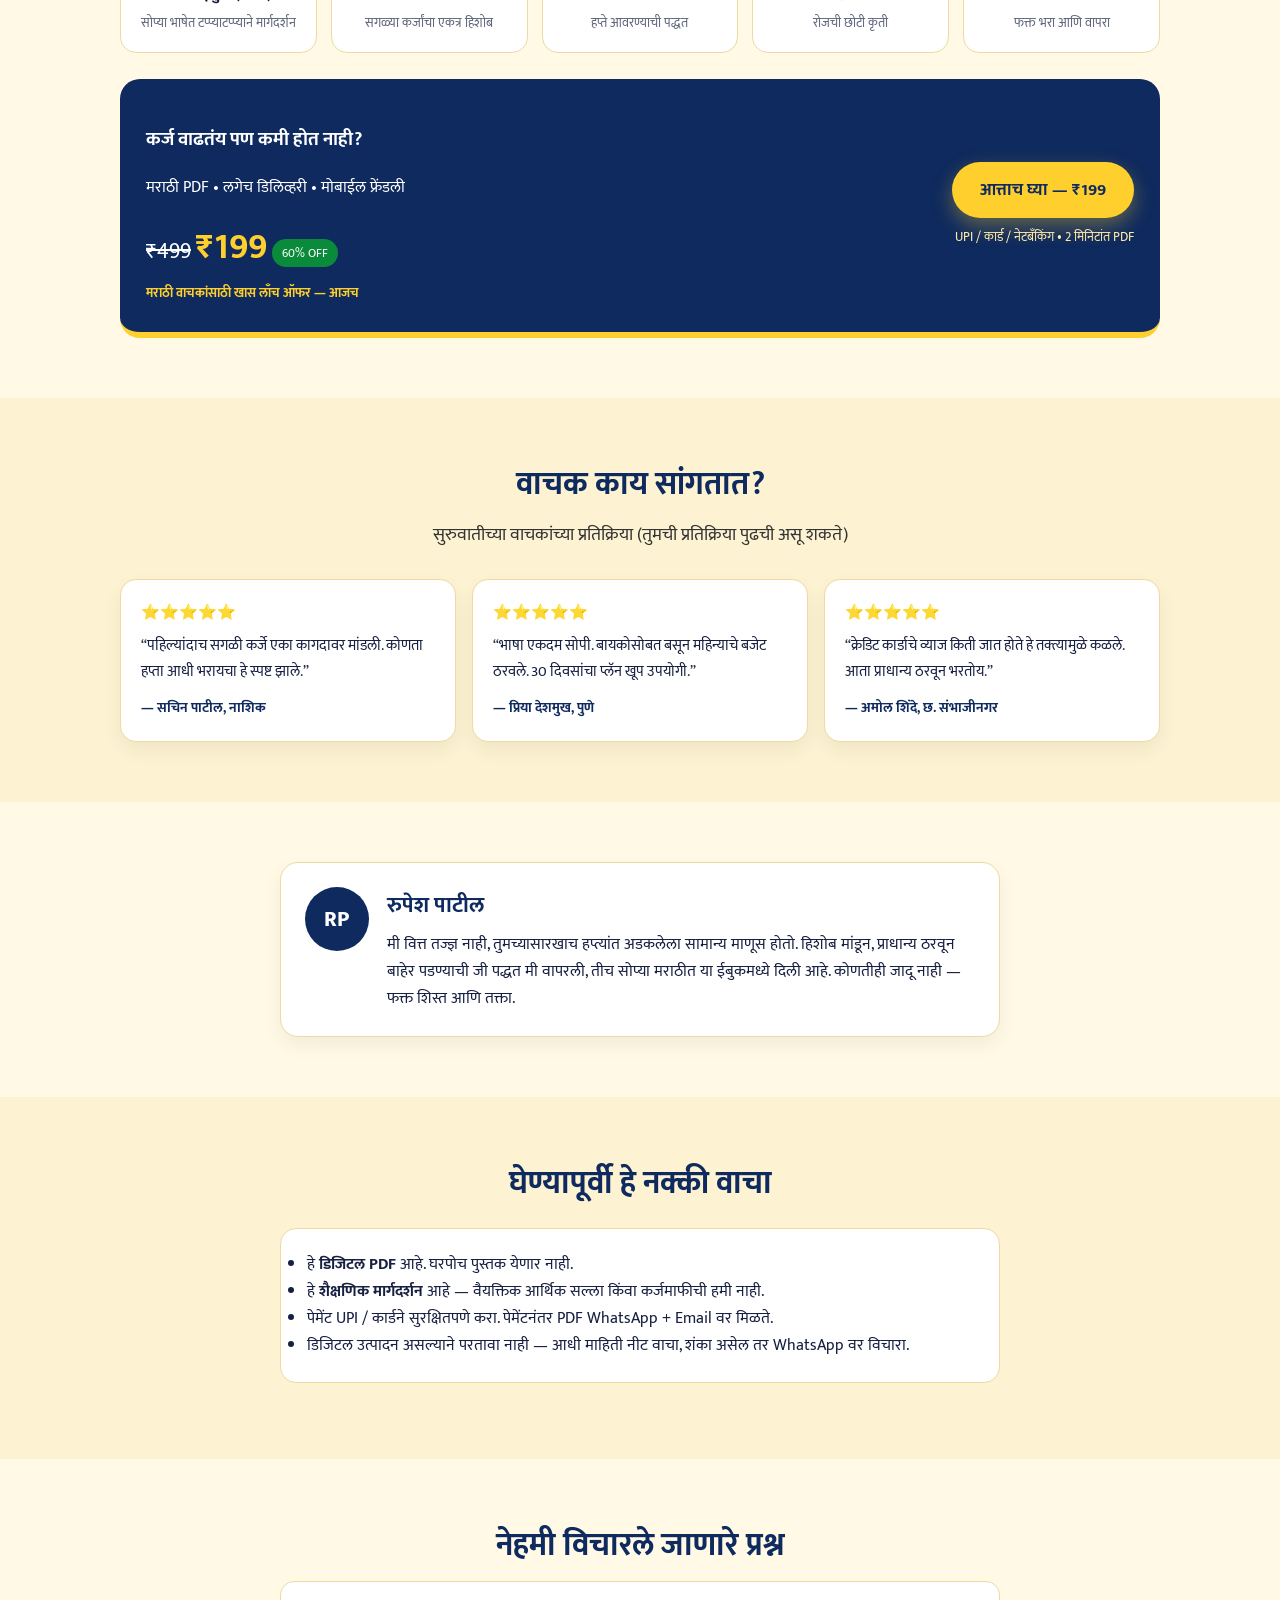
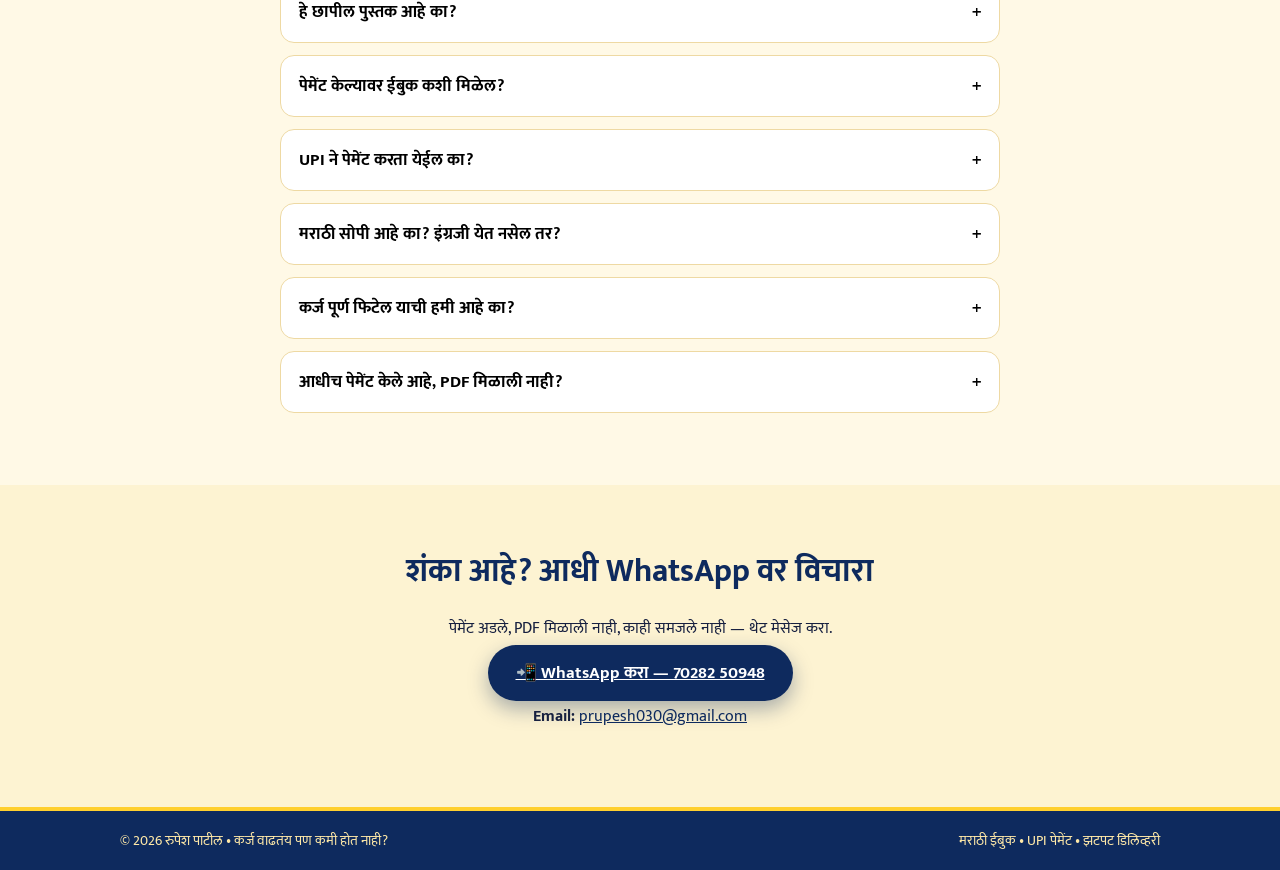
<file: loan/index.html>
<!DOCTYPE html>
<html lang="mr">
<head>
  <meta charset="UTF-8" />
  <meta name="viewport" content="width=device-width, initial-scale=1.0" />
  <title>कर्ज वाढतंय पण कमी होत नाही? | मराठी ईबुक ₹199 - रुपेश पाटील</title>
  <meta name="description" content="महाराष्ट्रासाठी सोप्या मराठीत कर्ज नियोजन ईबुक. गृह कर्ज, पर्सनल लोन, क्रेडिट कार्ड, गोल्ड लोन, EMI साठी 30 दिवसांचा ॲक्शन प्लॅन. ₹199 • UPI पेमेंट • 2 मिनिटांत PDF." />
  <meta property="og:title" content="कर्ज वाढतंय पण कमी होत नाही? | मराठी ईबुक ₹199" />
  <meta property="og:description" content="सोपी मराठी मार्गदर्शिका + worksheets + 30 दिवसांचा प्लॅन. UPI ने घ्या, PDF लगेच मिळवा." />
  <meta property="og:type" content="website" />
  <meta property="og:image" content="./book.webp" />
  <link rel="icon" type="image/png" href="./Logo.PNG" />
  <link rel="preconnect" href="https://fonts.googleapis.com" />
  <link rel="preconnect" href="https://fonts.gstatic.com" crossorigin />
  <link href="https://fonts.googleapis.com/css2?family=Mukta:wght@400;500;600;700;800&family=Poppins:wght@400;500;600;700&display=swap" rel="stylesheet" />
  <link rel="stylesheet" href="./styles.css" />
  <!-- Meta Pixel Code -->
  <script>
  !function(f,b,e,v,n,t,s)
  {if(f.fbq)return;n=f.fbq=function(){n.callMethod?
  n.callMethod.apply(n,arguments):n.queue.push(arguments)};
  if(!f._fbq)f._fbq=n;n.push=n;n.loaded=!0;n.version='2.0';
  n.queue=[];t=b.createElement(e);t.async=!0;
  t.src=v;s=b.getElementsByTagName(e)[0];
  s.parentNode.insertBefore(t,s)}(window, document,'script',
  'https://connect.facebook.net/en_US/fbevents.js');
  fbq('init', '37602236219421478');
  fbq('track', 'PageView');
  </script>
  <noscript><img height="1" width="1" style="display:none"
  src="https://www.facebook.com/tr?id=37602236219421478&ev=PageView&noscript=1"
  /></noscript>
  <!-- End Meta Pixel Code -->
</head>
<body>
  <!-- Sliding loan-types ticker with brand -->
  <div class="ticker" aria-hidden="true">
    <span class="ticker-brand"><img src="./Logo.PNG" alt="" />Digital Growth</span>
    <div class="ticker-track">
      <span>🏠 गृह कर्ज &nbsp;•&nbsp; 💳 पर्सनल लोन &nbsp;•&nbsp; 💎 क्रेडिट कार्ड &nbsp;•&nbsp; 🪙 गोल्ड लोन &nbsp;•&nbsp; 🌾 पीक कर्ज &nbsp;•&nbsp; 🏍️ बाईक EMI — सगळ्यासाठी एक सोपा 30 दिवसांचा कर्जमुक्ती प्लॅन &nbsp;•&nbsp;</span>
      <span>🏠 गृह कर्ज &nbsp;•&nbsp; 💳 पर्सनल लोन &nbsp;•&nbsp; 💎 क्रेडिट कार्ड &nbsp;•&nbsp; 🪙 गोल्ड लोन &nbsp;•&nbsp; 🌾 पीक कर्ज &nbsp;•&nbsp; 🏍️ बाईक EMI — सगळ्यासाठी एक सोपा 30 दिवसांचा कर्जमुक्ती प्लॅन &nbsp;•&nbsp;</span>
    </div>
  </div>

  <!-- Mobile sticky timer header (mobile only) -->
  <div class="offer-bar">
    <div class="container offer-bar-inner">
      <span class="offer-text">🔥 60% OFF — आजची ऑफर संपायला:</span>
      <div class="cd" role="timer" aria-live="off" aria-label="ऑफर संपायला बाकी वेळ">
        <div class="cd-box"><strong id="cdHm">--</strong><small>तास</small></div>
        <span class="cd-sep">:</span>
        <div class="cd-box"><strong id="cdMm">--</strong><small>मिनिटे</small></div>
        <span class="cd-sep">:</span>
        <div class="cd-box"><strong id="cdSm">--</strong><small>सेकंद</small></div>
      </div>
    </div>
  </div>

  <!-- Hero -->
  <header class="hero">
    <div class="hero-bg"></div>
    <div class="container hero-grid">
      <div class="hero-copy">
        <div class="hero-timer">
          <span class="offer-text">🔥 60% OFF — आजची ऑफर संपायला:</span>
          <div class="cd" role="timer" aria-live="off" aria-label="ऑफर संपायला बाकी वेळ">
            <div class="cd-box"><strong id="cdH">--</strong><small>तास</small></div>
            <span class="cd-sep">:</span>
            <div class="cd-box"><strong id="cdM">--</strong><small>मिनिटे</small></div>
            <span class="cd-sep">:</span>
            <div class="cd-box"><strong id="cdS">--</strong><small>सेकंद</small></div>
          </div>
        </div>
        <span class="pill">📘 सोप्या मराठीत ईबुक • ⭐ 4.8/5 • 500+ वाचक</span>
        <h1>कर्ज वाढतंय<br /><span class="green">पण कमी</span> होत नाही?</h1>
        <p class="lead">गृह कर्ज, पर्सनल लोन, क्रेडिट कार्ड, गोल्ड लोन, पीक कर्ज, बाईक EMI — सगळ्यासाठी एक सोपा 30 दिवसांचा कर्जमुक्ती प्लॅन.</p>
        <div class="hero-cta">
          <button class="btn btn-gold btn-lg" data-buy>आत्ताच घ्या — फक्त ₹199</button>
        </div>
        <div class="buy-card">
          <span class="buy-icon" aria-hidden="true">
            <svg width="28" height="28" viewBox="0 0 24 24" fill="none" stroke="currentColor" stroke-width="2" stroke-linecap="round" stroke-linejoin="round"><path d="M16 21v-2a4 4 0 0 0-4-4H6a4 4 0 0 0-4 4v2"/><circle cx="9" cy="7" r="4"/><path d="M22 21v-2a4 4 0 0 0-3-3.87"/><path d="M16 3.13a4 4 0 0 1 0 7.75"/></svg>
          </span>
          <div>
            <strong id="buyCount">0</strong>
            <small>जणांनी आधीच ही ऑफर घेतली आहे</small>
          </div>
        </div>
        <div class="trust">
          <span>🔒 UPI ने सुरक्षित पेमेंट</span>
          <span>⚡ 2 मिनिटांत PDF</span>
          <span>📱 मोबाईलवर सोपे वाचन</span>
        </div>
      </div>
      <div class="hero-card">
        <div class="ebook-cover">
          <img src="./book.webp" onerror="this.onerror=null;this.src='./book.png'" alt="कर्ज वाढतंय पण कमी होत नाही? - मराठी ईबुक" width="770" height="1095" fetchpriority="high" />
        </div>
        <div class="hero-card-foot">
          <div class="mini-price"><s>₹499</s> <strong>₹199</strong> <span class="off">60% OFF</span></div>
          <div class="stars">⭐⭐⭐⭐⭐ <small>500+ समाधानी वाचक</small></div>
          <button class="btn btn-dark btn-block" data-buy>UPI ने घ्या • लगेच डाउनलोड करा</button>
          <small>पेमेंटनंतर PDF WhatsApp + Email वर मिळेल.</small>
        </div>
      </div>
    </div>
  </header>

  <!-- Proof strip -->
  <div class="proof-strip">
    <div class="container proof-inner">
      <span>✅ <strong>500+</strong> वाचक</span>
      <span>⭐ <strong>4.8/5</strong> रेटिंग</span>
      <span>📘 <strong>100%</strong> सोपे मराठी</span>
      <span>⚡ <strong>2 मिनिटांत</strong> डिलिव्हरी</span>
    </div>
  </div>

  <!-- Pain -->
  <section class="section" id="problems">
    <div class="container">
      <h2 class="sec-title">कर्ज फेडता फेडता थकला आहात?</h2>
      <p class="sec-sub">दर महिन्याला हप्ता भरता… पण मुद्दल काही कमी होत नाही?</p>
      <div class="grid-2">
        <ul class="check-list pain">
          <li>घर, पर्सनल, गोल्ड, पीक कर्ज + क्रेडिट कार्ड — सगळे हप्ते एकत्र आवरत नाहीत</li>
          <li>एक कर्ज फेडायला दुसऱ्या कर्जावर अवलंबून राहावे लागते</li>
          <li>महिना संपायच्या आत पैसे संपतात, बचत शून्य</li>
          <li>आधी कोणता हप्ता भरावा हेच कळत नाही</li>
          <li>व्याज किती जातंय, मुद्दल किती राहिलंय — हिशोबच नाही</li>
          <li>पथपेढी / सावकारी / कार्डाचे हप्ते वाढतच जातात</li>
        </ul>
        <div class="quote-card">
          <p>“फक्त हप्ता भरणे म्हणजे नियोजन नाही.<br /><strong>आधी मांडणी, मग प्राधान्य, मग फेड — हाच खरा मार्ग.</strong>”</p>
          <div class="flow">मांडणी → प्राधान्य → नियोजन → फेड → आढावा</div>
          <small class="quote-note">ही ईबुक कर्जमाफी / सरकारी योजना नाही. स्वतःच्या पैशातून बाहेर पडण्याची पद्धत आहे.</small>
        </div>
      </div>
    </div>
  </section>

  <!-- For whom -->
  <section class="section alt" id="whom">
    <div class="container">
      <h2 class="sec-title">हे ईबुक कोणासाठी आहे?</h2>
      <div class="cards">
        <div class="card">👨‍💼<p><strong>नोकरदार</strong> — पगारातून 2-3 EMI सांभाळणाऱ्यांसाठी</p></div>
        <div class="card">🏪<p><strong>छोटा व्यवसाय / दुकानदार</strong> — उधारी + कर्जाचा ताळमेळ घालण्यासाठी</p></div>
        <div class="card">🌾<p><strong>शेतकरी कुटुंब</strong> — पीक कर्ज + घरखर्चाचे नियोजन करण्यासाठी</p></div>
      </div>
      <p class="center muted" style="margin-top:16px">हे ईबुक <strong>त्यांच्यासाठी नाही</strong> ज्यांना एका रात्रीत कर्जमाफी हवी आहे किंवा जे हिशोब लिहायला तयार नाहीत.</p>
    </div>
  </section>

  <!-- Learn -->
  <section class="section" id="learn">
    <div class="container">
      <h2 class="sec-title">या ईबुकमधून तुम्हाला काय मिळेल?</h2>
      <p class="sec-sub">वाचायचे कमी, करायचे जास्त — प्रत्येक प्रकरणासोबत कृती.</p>
      <div class="cards">
        <div class="card">📝<p>सगळी कर्जे एका तक्त्यात मांडण्याची सोपी पद्धत</p></div>
        <div class="card">💳<p>प्रत्येक EMI चा व्याज + मुद्दल हिशोब समजून घ्या</p></div>
        <div class="card">📊<p>पगार / उत्पन्नातून मासिक कर्ज बजेट तयार करा</p></div>
        <div class="card">🎯<p>आधी कोणते कर्ज फेडावे? प्राधान्य ठरवण्याची पद्धत</p></div>
        <div class="card">✂️<p>विनाकारण खर्च ओळखून हप्त्यासाठी पैसे मोकळे करा</p></div>
        <div class="card">📈<p>दर महिन्याची प्रगती मोजण्याचा तक्ता</p></div>
        <div class="card wide">📅<p><strong>पुढील 30 दिवसांचा स्पष्ट ॲक्शन प्लॅन</strong> — रोज काय करायचे ते ठरलेले</p></div>
      </div>
    </div>
  </section>

  <!-- Practical -->
  <section class="section dark">
    <div class="container narrow center">
      <h2>फक्त माहिती नाही — हातात पेन घेऊन काम</h2>
      <p>तक्ते, वर्कशीट आणि घरबसल्या भरता येतील असे फॉर्म — तुमची सध्याची परिस्थिती कागदावर आणा आणि फेडीला सुरुवात करा.</p>
      <div class="flow large">मांडणी → प्राधान्य → नियोजन → फेड → आढावा</div>
      <p class="muted-light">📌 डिजिटल PDF — घरपोच पुस्तक नाही. मोबाईलवर वाचा, प्रिंटही काढता येते.</p>
    </div>
  </section>

  <!-- Inside -->
  <section class="section" id="inside">
    <div class="container">
      <h2 class="sec-title">या ₹199 मध्ये तुम्हाला काय मिळते?</h2>
      <div class="inside-grid">
        <div class="inside">📘<h3>मराठी ईबुक (PDF)</h3><p>सोप्या भाषेत टप्प्याटप्प्याने मार्गदर्शन</p></div>
        <div class="inside">📊<h3>कर्ज तक्ते</h3><p>सगळ्या कर्जांचा एकत्र हिशोब</p></div>
        <div class="inside">💳<h3>EMI नियोजन</h3><p>हप्ते आवरण्याची पद्धत</p></div>
        <div class="inside">📅<h3>30 दिवस प्लॅन</h3><p>रोजची छोटी कृती</p></div>
        <div class="inside">📝<h3>रेडीमेड फॉर्म</h3><p>फक्त भरा आणि वापरा</p></div>
      </div>

      <div class="price-box">
        <div>
          <h3>कर्ज वाढतंय पण कमी होत नाही?</h3>
          <p>मराठी PDF • लगेच डिलिव्हरी • मोबाईल फ्रेंडली</p>
          <div class="price"><s>₹499</s> <strong>₹199</strong> <span class="off">60% OFF</span></div>
          <small class="offer-note">मराठी वाचकांसाठी खास लाँच ऑफर — आजच</small>
        </div>
        <div class="price-cta">
          <button class="btn btn-yellow btn-lg" data-buy>आत्ताच घ्या — ₹199</button>
          <small>UPI / कार्ड / नेटबँकिंग • 2 मिनिटांत PDF</small>
        </div>
      </div>
    </div>
  </section>

  <!-- Testimonials -->
  <section class="section alt" id="reviews">
    <div class="container">
      <h2 class="sec-title">वाचक काय सांगतात?</h2>
      <p class="sec-sub">सुरुवातीच्या वाचकांच्या प्रतिक्रिया (तुमची प्रतिक्रिया पुढची असू शकते)</p>
      <div class="reviews">
        <div class="review"><div class="r-stars">⭐⭐⭐⭐⭐</div><p>“पहिल्यांदाच सगळी कर्जे एका कागदावर मांडली. कोणता हप्ता आधी भरायचा हे स्पष्ट झाले.”</p><strong>— सचिन पाटील, नाशिक</strong></div>
        <div class="review"><div class="r-stars">⭐⭐⭐⭐⭐</div><p>“भाषा एकदम सोपी. बायकोसोबत बसून महिन्याचे बजेट ठरवले. 30 दिवसांचा प्लॅन खूप उपयोगी.”</p><strong>— प्रिया देशमुख, पुणे</strong></div>
        <div class="review"><div class="r-stars">⭐⭐⭐⭐⭐</div><p>“क्रेडिट कार्डाचे व्याज किती जात होते हे तक्त्यामुळे कळले. आता प्राधान्य ठरवून भरतोय.”</p><strong>— अमोल शिंदे, छ. संभाजीनगर</strong></div>
      </div>
    </div>
  </section>

  <!-- Author -->
  <section class="section" id="author">
    <div class="container narrow">
      <div class="author-box">
        <span class="avatar big">RP</span>
        <div>
          <h3>रुपेश पाटील</h3>
          <p>मी वित्त तज्ज्ञ नाही, तुमच्यासारखाच हप्त्यांत अडकलेला सामान्य माणूस होतो. हिशोब मांडून, प्राधान्य ठरवून बाहेर पडण्याची जी पद्धत मी वापरली, तीच सोप्या मराठीत या ईबुकमध्ये दिली आहे. कोणतीही जादू नाही — फक्त शिस्त आणि तक्ता.</p>
        </div>
      </div>
    </div>
  </section>

  <!-- Disclaimer -->
  <section class="section alt" id="note">
    <div class="container narrow">
      <h2 class="sec-title">घेण्यापूर्वी हे नक्की वाचा</h2>
      <ul class="note-list">
        <li>हे <strong>डिजिटल PDF</strong> आहे. घरपोच पुस्तक येणार नाही.</li>
        <li>हे <strong>शैक्षणिक मार्गदर्शन</strong> आहे — वैयक्तिक आर्थिक सल्ला किंवा कर्जमाफीची हमी नाही.</li>
        <li>पेमेंट UPI / कार्डने सुरक्षितपणे करा. पेमेंटनंतर PDF WhatsApp + Email वर मिळते.</li>
        <li>डिजिटल उत्पादन असल्याने परतावा नाही — आधी माहिती नीट वाचा, शंका असेल तर WhatsApp वर विचारा.</li>
      </ul>
    </div>
  </section>

  <!-- FAQ -->
  <section class="section" id="faq">
    <div class="container narrow">
      <h2 class="sec-title">नेहमी विचारले जाणारे प्रश्न</h2>
      <div class="faq">
        <button class="faq-q">हे छापील पुस्तक आहे का?<span>+</span></button>
        <div class="faq-a">नाही. हे मोबाईलवर वाचता येणारे PDF आहे. हवे तर झेरॉक्स / प्रिंट काढू शकता.</div>
      </div>
      <div class="faq">
        <button class="faq-q">पेमेंट केल्यावर ईबुक कशी मिळेल?<span>+</span></button>
        <div class="faq-a">पेमेंटनंतर 2 मिनिटांत डाउनलोड लिंक मिळते + PDF WhatsApp आणि Email वर पाठवली जाते.</div>
      </div>
      <div class="faq">
        <button class="faq-q">UPI ने पेमेंट करता येईल का?<span>+</span></button>
        <div class="faq-a">हो. Google Pay / PhonePe / Paytm UPI, कार्ड आणि नेटबँकिंग सगळे चालते.</div>
      </div>
      <div class="faq">
        <button class="faq-q">मराठी सोपी आहे का? इंग्रजी येत नसेल तर?<span>+</span></button>
        <div class="faq-a">हो, पूर्ण सोप्या मराठीत आहे. फक्त EMI, बजेट असे रोजचे शब्द इंग्रजीत ठेवले आहेत.</div>
      </div>
      <div class="faq">
        <button class="faq-q">कर्ज पूर्ण फिटेल याची हमी आहे का?<span>+</span></button>
        <div class="faq-a">नाही. ही नियोजनाची पद्धत आहे. सातत्याने कृती केली तर हप्ते आवरणे सोपे होते — पण जादूची हमी नाही.</div>
      </div>
      <div class="faq">
        <button class="faq-q">आधीच पेमेंट केले आहे, PDF मिळाली नाही?<span>+</span></button>
        <div class="faq-a">WhatsApp वर पेमेंट स्क्रीनशॉट पाठवा — 917028250948. लगेच PDF पाठवतो.</div>
      </div>
    </div>
  </section>

  <!-- Contact -->
  <section class="section alt" id="contact">
    <div class="container narrow center">
      <h2 class="sec-title">शंका आहे? आधी WhatsApp वर विचारा</h2>
      <p>पेमेंट अडले, PDF मिळाली नाही, काही समजले नाही — थेट मेसेज करा.</p>
      <p><a class="btn btn-gold btn-lg" href="https://wa.me/917028250948?text=%E0%A4%A8%E0%A4%AE%E0%A4%B8%E0%A5%8D%E0%A4%95%E0%A4%BE%E0%A4%B0%2C%20%E0%A4%AE%E0%A4%B2%E0%A4%BE%20%E0%A4%AE%E0%A4%BE%E0%A4%B9%E0%A4%BF%E0%A4%A4%E0%A5%80%20%E0%A4%B9%E0%A4%B5%E0%A5%80%20%E0%A4%86%E0%A4%B9%E0%A5%87" target="_blank" rel="noopener">📲 WhatsApp करा — 70282 50948</a></p>
      <p><strong>Email:</strong> <a href="mailto:prupesh030@gmail.com">prupesh030@gmail.com</a></p>
    </div>
  </section>

  <footer class="footer">
    <div class="container foot-inner">
      <span>© <span id="year"></span> रुपेश पाटील • कर्ज वाढतंय पण कमी होत नाही?</span>
      <span class="muted-light">मराठी ईबुक • UPI पेमेंट • झटपट डिलिव्हरी</span>
    </div>
  </footer>

  <!-- Sticky bar -->
  <div class="sticky-bar show" id="stickyBar">
    <div><strong>₹199</strong> <s>₹499</s> <small>• लगेच PDF</small></div>
    <button class="btn btn-yellow" data-buy>आत्ताच घ्या</button>
  </div>

  <!-- Order modal -->
  <div class="modal-backdrop" id="modal" aria-hidden="true">
    <div class="modal" role="dialog" aria-modal="true" aria-labelledby="modalTitle">
      <button class="modal-close" id="modalClose" aria-label="Close">✕</button>
      <div id="modalPay">
        <h3 id="modalTitle">₹199 • ईबुक घ्या</h3>
        <p class="muted">खालच्या बटणावरून ₹199 पेमेंट करा — नाव, Email, फोन Cashfree पेजवरच भरा. PDF लगेच मिळेल.</p>
        <div class="modal-product">
          <span>📘</span>
          <div><strong>कर्ज वाढतंय पण कमी होत नाही?</strong><br /><small>मराठी PDF • 30 दिवस प्लॅन • ₹199 (₹499 ऐवजी)</small></div>
        </div>
        <p><a class="btn btn-gold btn-block" href="https://payments.cashfree.com/forms/DebtIncreasing" target="_blank" rel="noopener">₹199 भरा — UPI / कार्ड</a></p>
        <small class="muted">🔒 सुरक्षित पेमेंट • UPI / कार्ड चालते • PDF 2 मिनिटांत</small>
      </div>
    </div>
  </div>

  <script src="./app.js"></script>
</body>
</html>
</file>
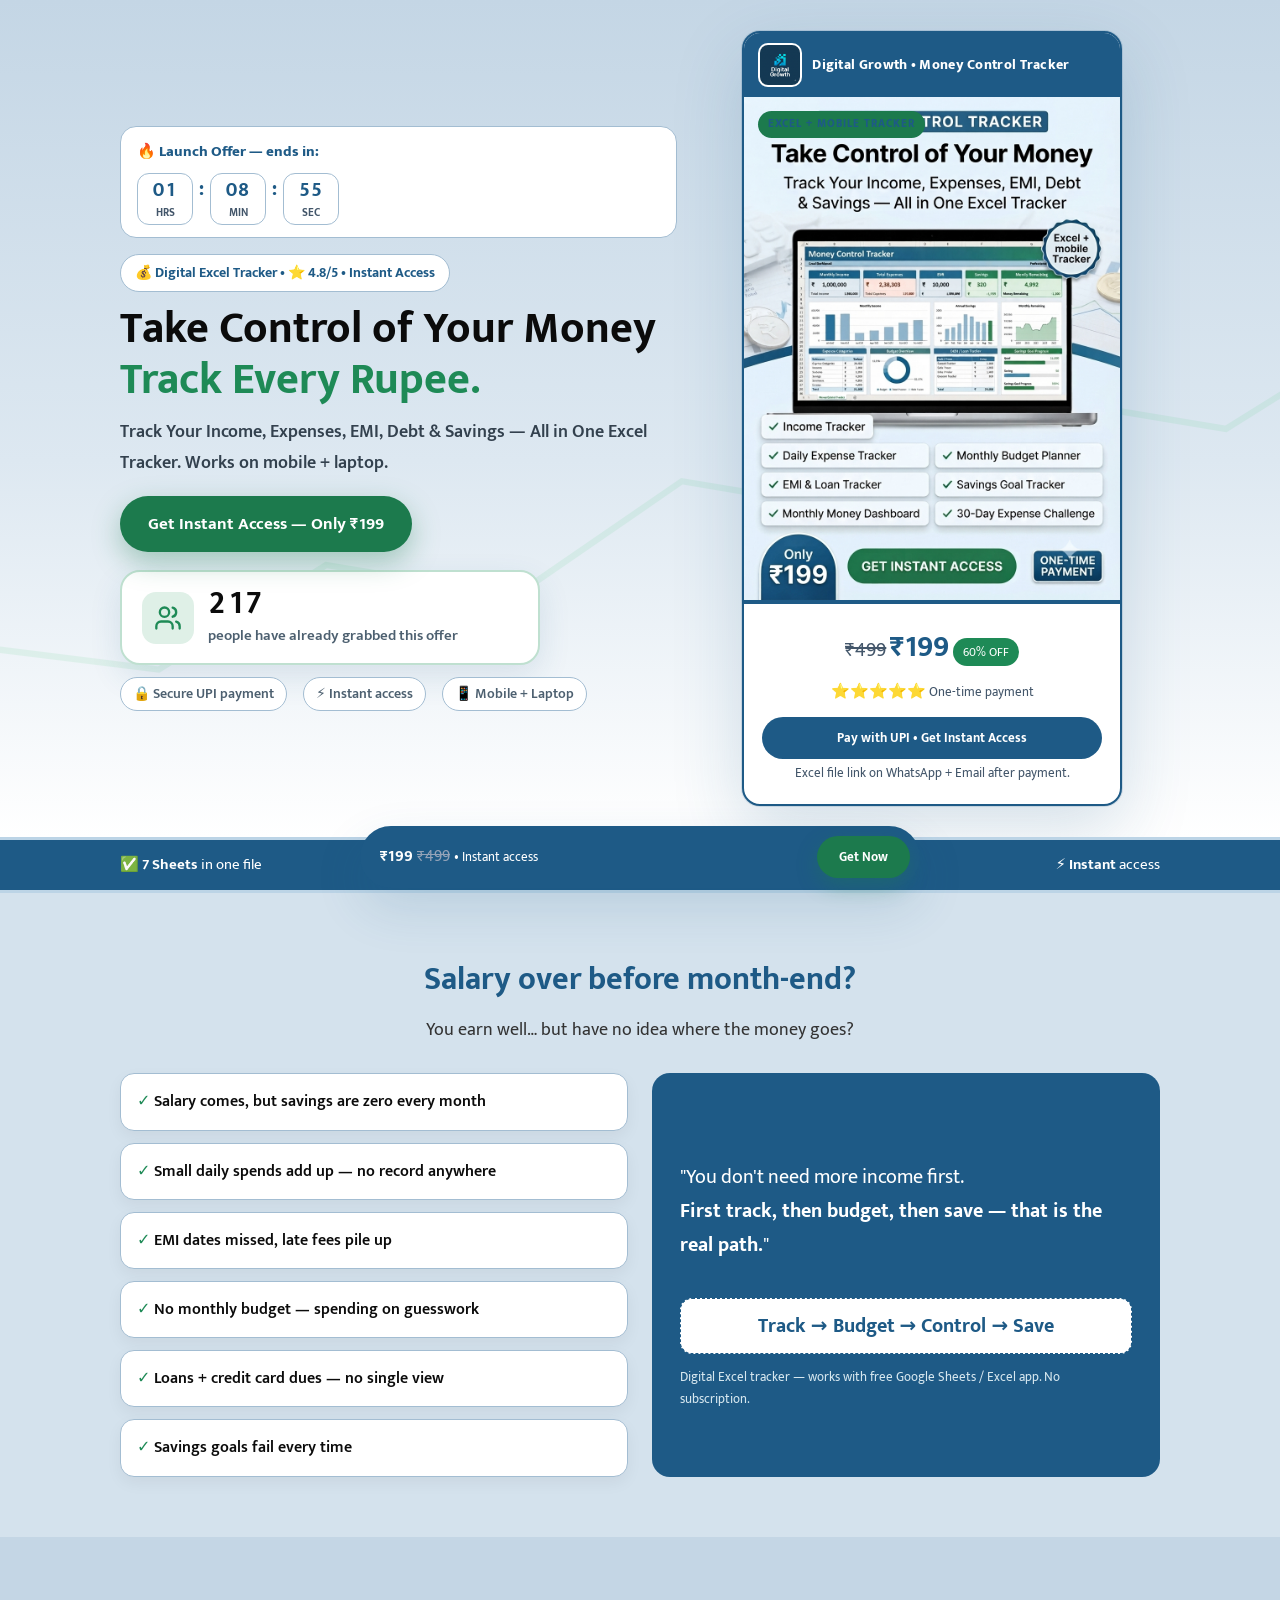
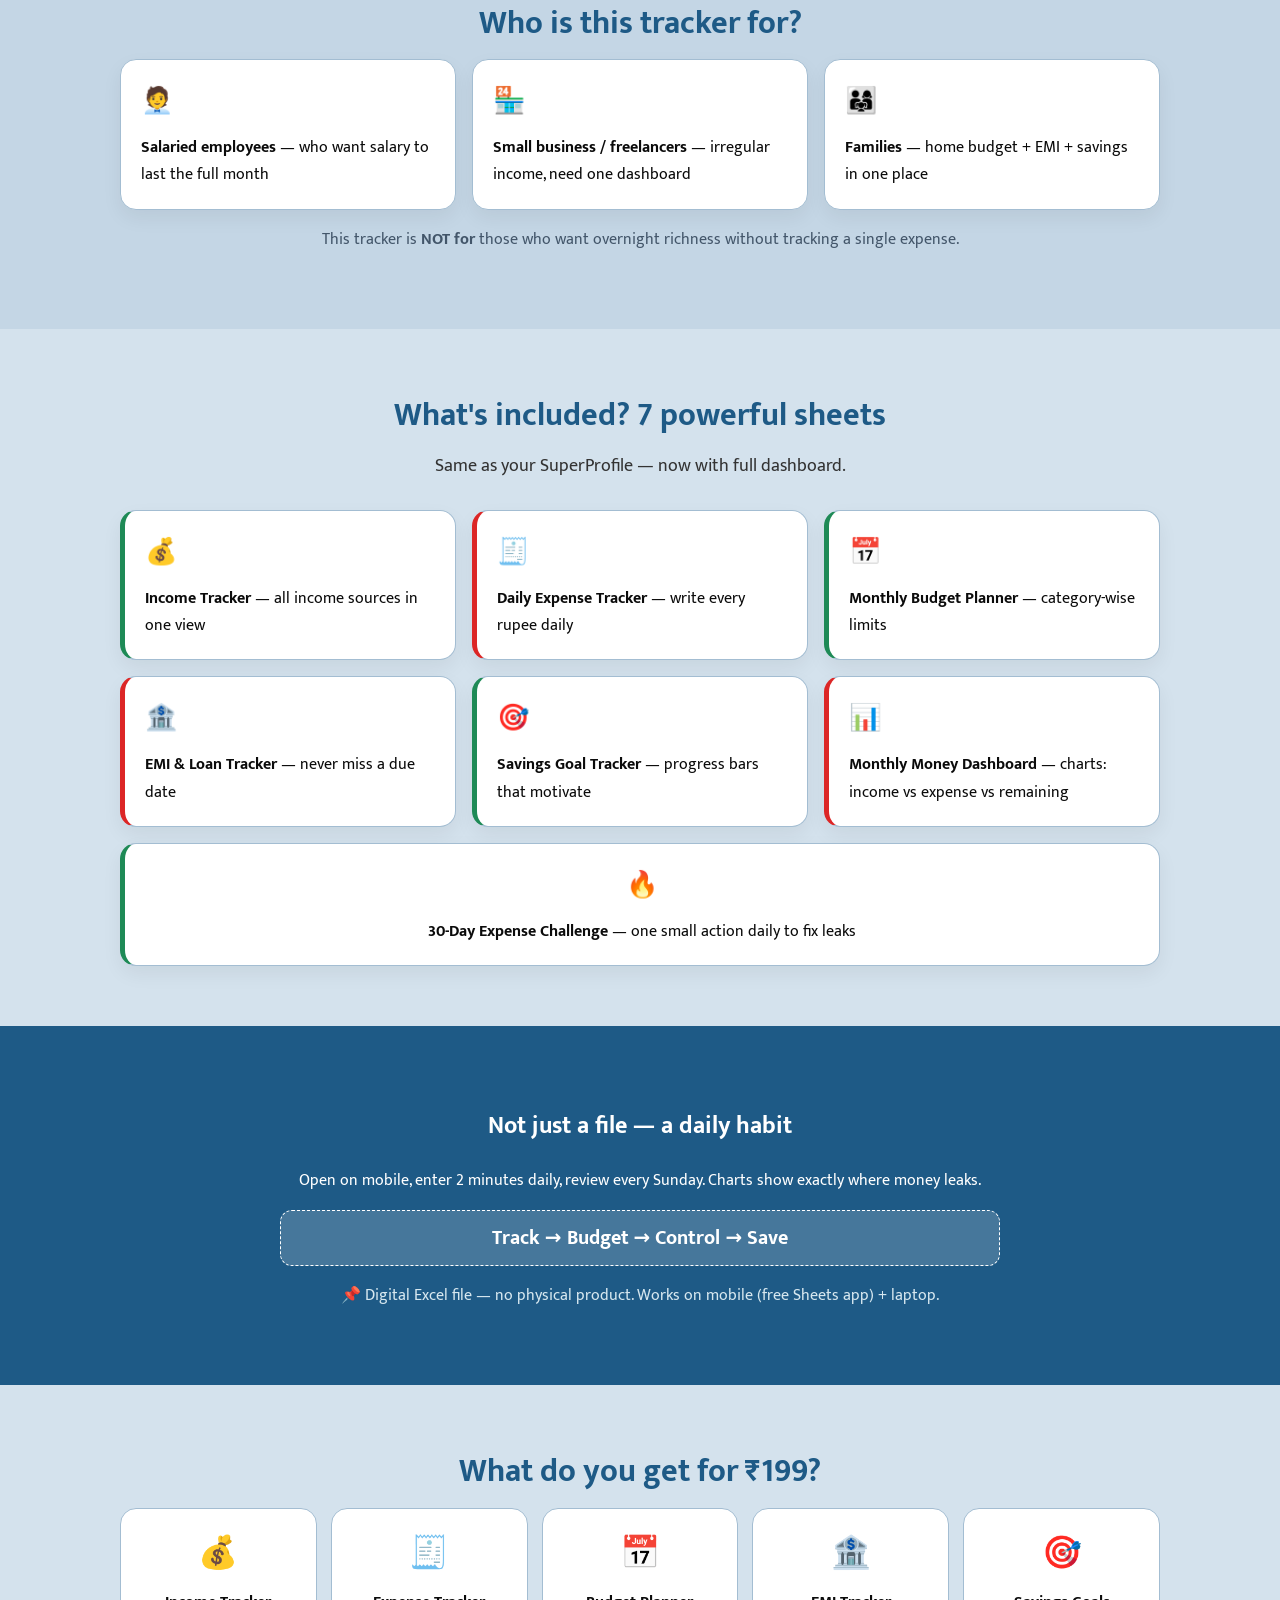
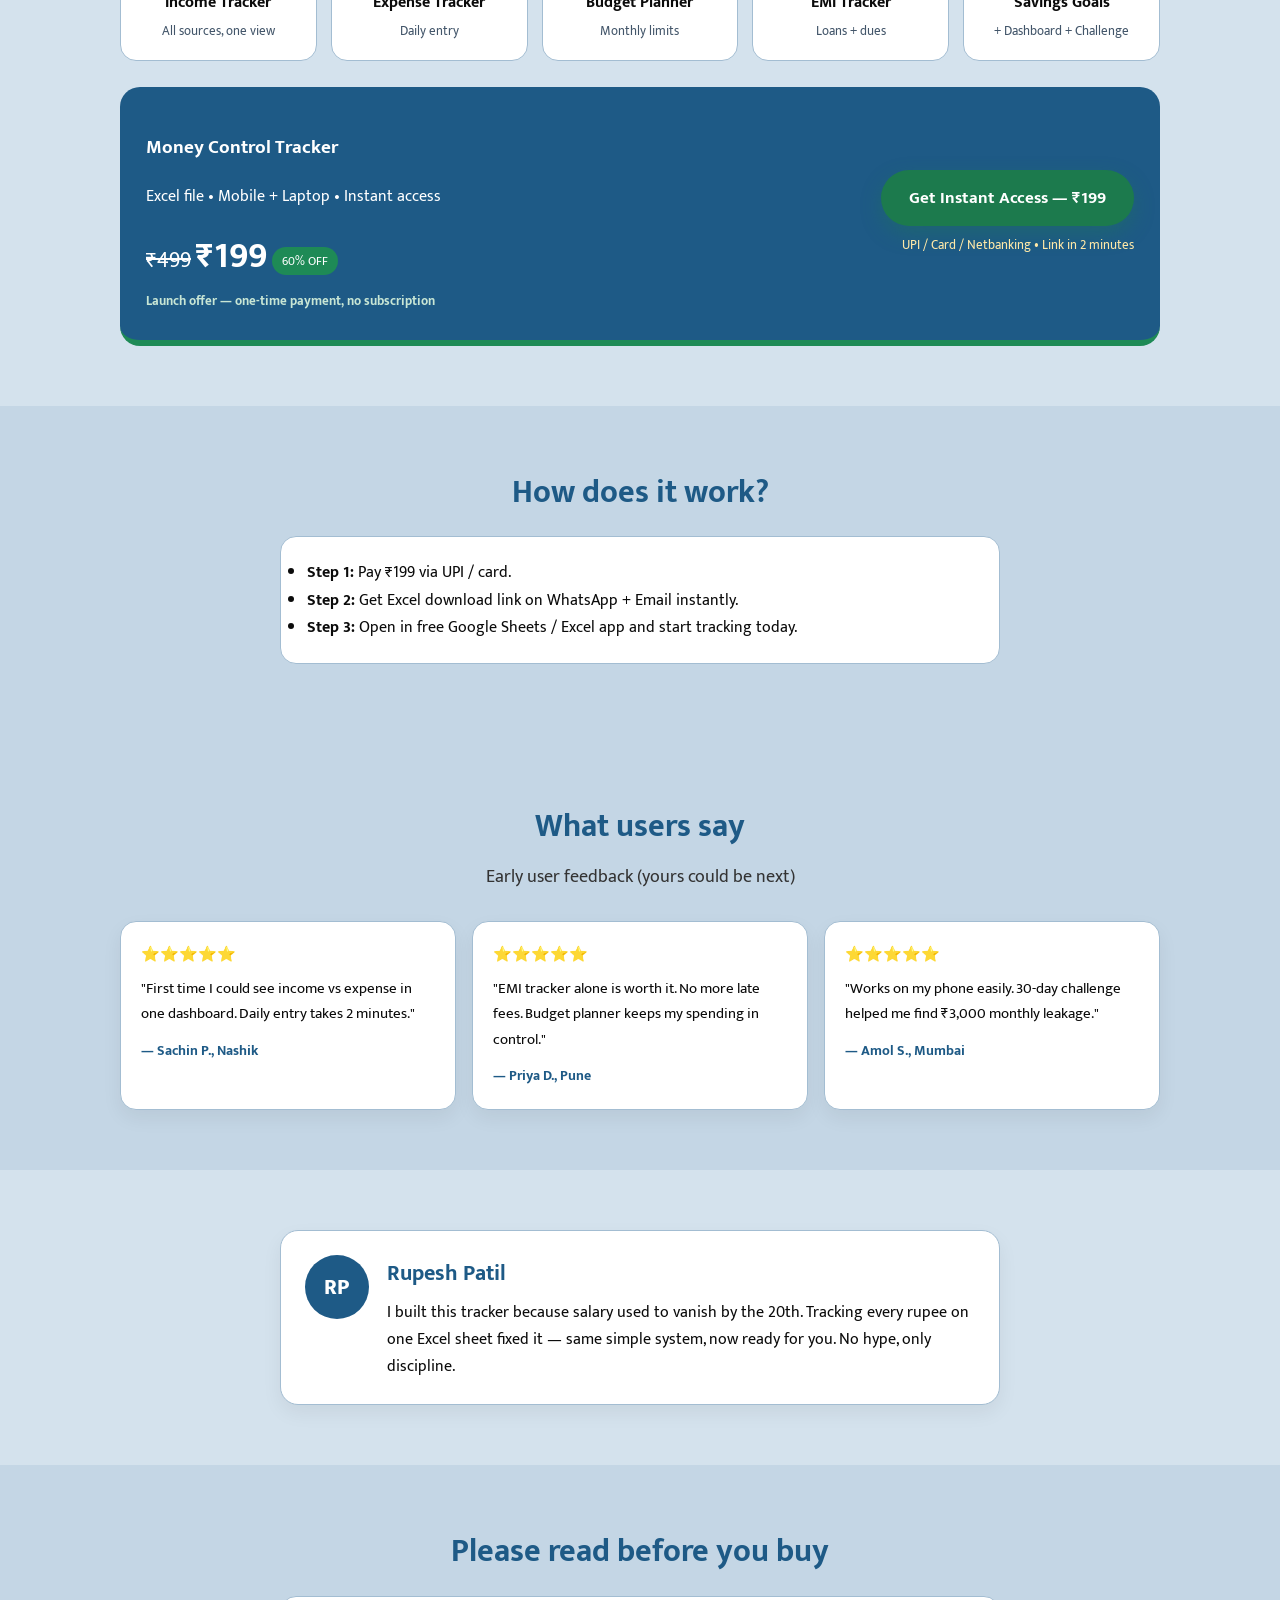
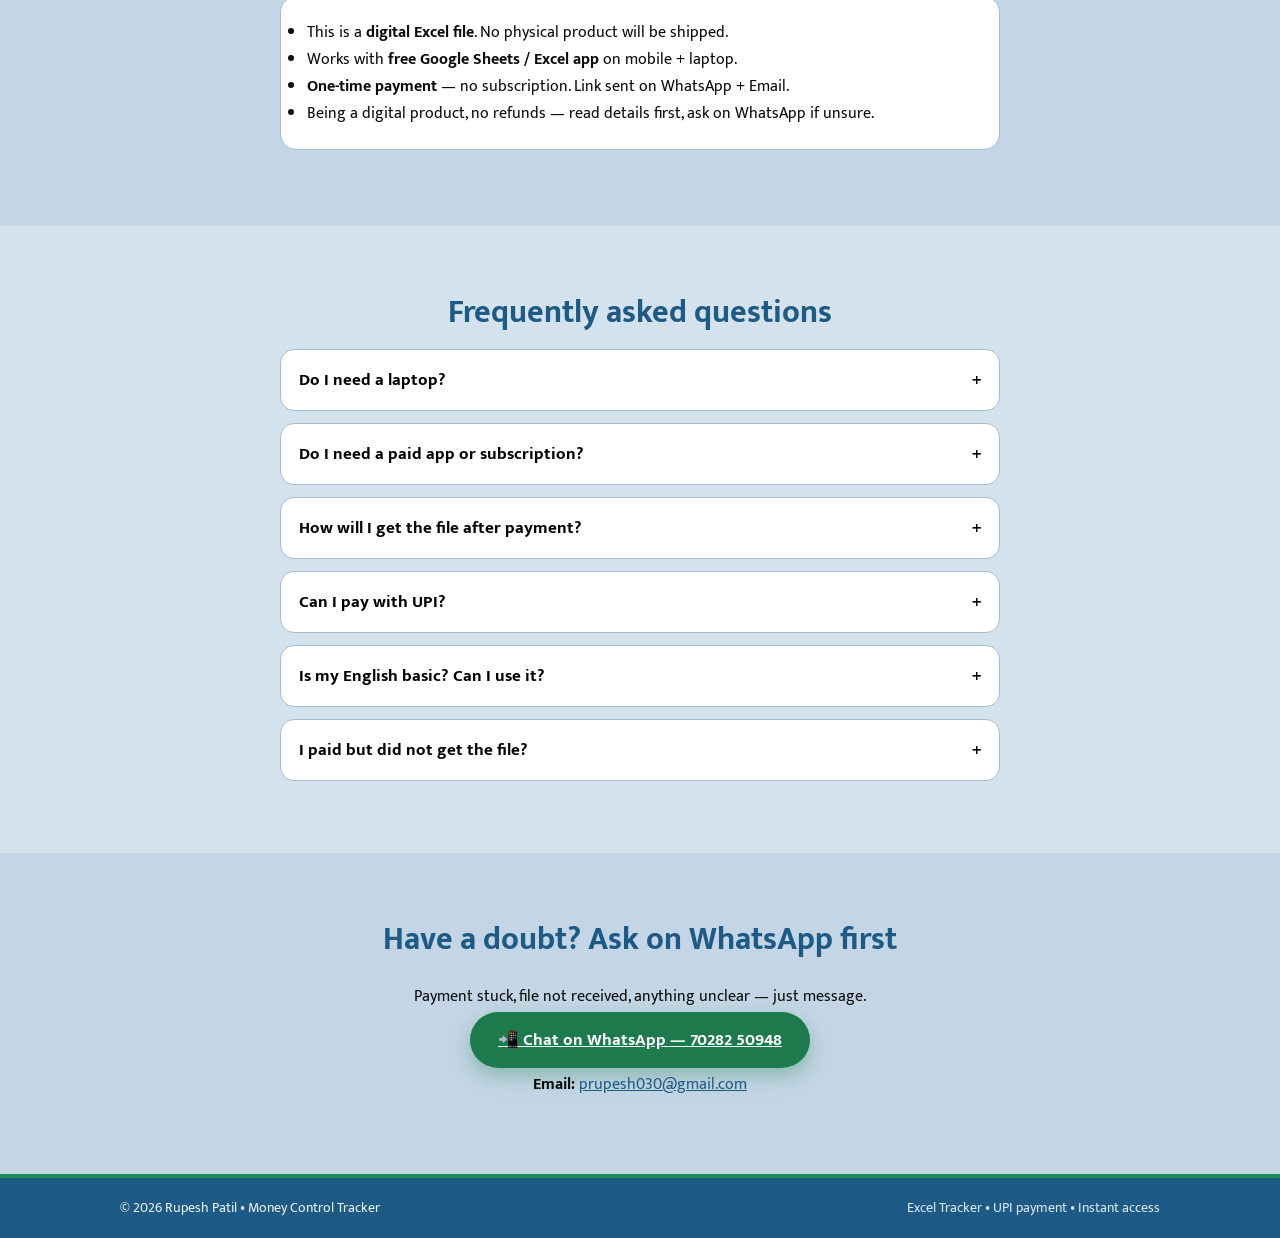
<file: money-control-tracker/index.html>
<!DOCTYPE html>
<html lang="en">
<head>
  <meta charset="UTF-8" />
  <meta name="viewport" content="width=device-width, initial-scale=1.0" />
  <title>Money Control Tracker – Take Control of Your Money | Excel Tracker ₹199</title>
  <meta name="description" content="Track Income, Expenses, EMI, Debt & Savings — All in One Excel Tracker. Income Tracker, Daily Expense Tracker, Budget Planner, EMI Tracker, Savings Goals + Dashboard + 30-Day Challenge. ₹199 one-time." />
  <meta property="og:title" content="Money Control Tracker — Only ₹199" />
  <meta property="og:description" content="Excel Tracker for Income + Expenses + EMI + Savings. Works on mobile + laptop. Instant access." />
  <meta property="og:type" content="website" />
  <meta property="og:image" content="./Logo.PNG" />
  <link rel="icon" type="image/png" href="./Logo.PNG" />
  <link rel="preconnect" href="https://fonts.googleapis.com" />
  <link rel="preconnect" href="https://fonts.gstatic.com" crossorigin />
  <link href="https://fonts.googleapis.com/css2?family=Mukta:wght@400;500;600;700;800&family=Poppins:wght@400;500;600;700;800&display=swap" rel="stylesheet" />
  <link rel="stylesheet" href="./styles.css" />
  <script>
  !function(f,b,e,v,n,t,s){if(f.fbq)return;n=f.fbq=function(){n.callMethod?n.callMethod.apply(n,arguments):n.queue.push(arguments)};if(!f._fbq)f._fbq=n;n.push=n;n.loaded=!0;n.version='2.0';n.queue=[];t=b.createElement(e);t.async=!0;t.src=v;s=b.getElementsByTagName(e)[0];s.parentNode.insertBefore(t,s)}(window,document,'script','https://connect.facebook.net/en_US/fbevents.js');
  fbq('init','1085085530945256');fbq('track','PageView');
  </script>
  <noscript><img height="1" width="1" style="display:none" src="https://www.facebook.com/tr?id=1085085530945256&ev=PageView&noscript=1" /></noscript>
</head>
<body>
  <div class="offer-bar"><div class="container offer-bar-inner">
    <span class="offer-text">🔥 Launch Offer — ends in:</span>
    <div class="cd" role="timer" aria-live="off"><div class="cd-box"><strong id="cdHm">--</strong><small>HRS</small></div><span class="cd-sep">:</span><div class="cd-box"><strong id="cdMm">--</strong><small>MIN</small></div><span class="cd-sep">:</span><div class="cd-box"><strong id="cdSm">--</strong><small>SEC</small></div></div>
  </div></div>
  <header class="hero">
    <div class="hero-bg" aria-hidden="true"><svg viewBox="0 0 800 400" preserveAspectRatio="xMidYMid slice"><defs><pattern id="grid" width="40" height="40" patternUnits="userSpaceOnUse"><path d="M40 0H0V40" fill="none" stroke="rgba(255,255,255,.06)" stroke-width="1"/></pattern></defs><rect width="800" height="400" fill="url(#grid)"/><polyline points="0,330 90,310 170,320 250,270 340,285 420,230 510,245 590,190 680,205 800,130" fill="none" stroke="#22c55e" stroke-width="3" opacity=".8"/></svg></div>
    <div class="container hero-grid">
      <div class="hero-copy">
        <div class="hero-timer"><span class="offer-text">🔥 Launch Offer — ends in:</span>
          <div class="cd" role="timer" aria-live="off"><div class="cd-box"><strong id="cdH">--</strong><small>HRS</small></div><span class="cd-sep">:</span><div class="cd-box"><strong id="cdM">--</strong><small>MIN</small></div><span class="cd-sep">:</span><div class="cd-box"><strong id="cdS">--</strong><small>SEC</small></div></div>
        </div>
        <span class="pill">💰 Digital Excel Tracker • ⭐ 4.8/5 • Instant Access</span>
        <h1>Take Control of Your Money<br /><span class="green">Track Every Rupee.</span></h1>
        <p class="lead">Track Your Income, Expenses, EMI, Debt &amp; Savings — All in One Excel Tracker. Works on mobile + laptop.</p>
        <div class="hero-cta"><button class="btn btn-gold btn-lg" data-buy>Get Instant Access — Only ₹199</button></div>
        <div class="buy-card"><span class="buy-icon" aria-hidden="true"><svg width="28" height="28" viewBox="0 0 24 24" fill="none" stroke="currentColor" stroke-width="2" stroke-linecap="round" stroke-linejoin="round"><path d="M16 21v-2a4 4 0 0 0-4-4H6a4 4 0 0 0-4 4v2"/><circle cx="9" cy="7" r="4"/><path d="M22 21v-2a4 4 0 0 0-3-3.87"/><path d="M16 3.13a4 4 0 0 1 0 7.75"/></svg></span><div><strong id="buyCount">0</strong><small>people have already grabbed this offer</small></div></div>
        <div class="trust"><span>🔒 Secure UPI payment</span><span>⚡ Instant access</span><span>📱 Mobile + Laptop</span></div>
      </div>
      <div class="hero-card">
        <div class="hero-brand"><img src="./Logo.PNG" alt="Digital Growth logo" /><span>Digital Growth • Money Control Tracker</span></div>
        <div class="ebook-cover"><span class="cover-badge">EXCEL + MOBILE TRACKER</span><img src="./cover.PNG" onerror="this.onerror=null;this.src='./cover.png'" alt="Money Control Tracker - Take Control of Your Money - Excel Dashboard" fetchpriority="high" /></div>
        <div class="hero-card-foot">
          <div class="mini-price"><s>₹499</s> <strong>₹199</strong> <span class="off">60% OFF</span></div>
          <div class="stars">⭐⭐⭐⭐⭐ <small>One-time payment</small></div>
          <button class="btn btn-dark btn-block" data-buy>Pay with UPI • Get Instant Access</button>
          <small>Excel file link on WhatsApp + Email after payment.</small>
        </div>
      </div>
    </div>
  </header>
  <div class="proof-strip"><div class="container proof-inner">
    <span>✅ <strong>7 Sheets</strong> in one file</span><span>⭐ <strong>4.8/5</strong> rating</span><span>📱 <strong>Mobile + Laptop</strong></span><span>⚡ <strong>Instant</strong> access</span>
  </div></div>
  <section class="section" id="problems"><div class="container">
    <h2 class="sec-title">Salary over before month-end?</h2>
    <p class="sec-sub">You earn well… but have no idea where the money goes?</p>
    <div class="grid-2">
      <ul class="check-list pain">
        <li>Salary comes, but savings are zero every month</li>
        <li>Small daily spends add up — no record anywhere</li>
        <li>EMI dates missed, late fees pile up</li>
        <li>No monthly budget — spending on guesswork</li>
        <li>Loans + credit card dues — no single view</li>
        <li>Savings goals fail every time</li>
      </ul>
      <div class="quote-card"><p>"You don't need more income first.<br /><strong>First track, then budget, then save — that is the real path.</strong>"</p><div class="flow">Track → Budget → Control → Save</div><small class="quote-note">Digital Excel tracker — works with free Google Sheets / Excel app. No subscription.</small></div>
    </div>
  </div></section>
  <section class="section alt" id="whom"><div class="container">
    <h2 class="sec-title">Who is this tracker for?</h2>
    <div class="cards">
      <div class="card">🧑‍💼<p><strong>Salaried employees</strong> — who want salary to last the full month</p></div>
      <div class="card">🏪<p><strong>Small business / freelancers</strong> — irregular income, need one dashboard</p></div>
      <div class="card">👨‍👩‍👧<p><strong>Families</strong> — home budget + EMI + savings in one place</p></div>
    </div>
    <p class="center muted" style="margin-top:16px">This tracker is <strong>NOT for</strong> those who want overnight richness without tracking a single expense.</p>
  </div></section>
  <section class="section" id="learn"><div class="container">
    <h2 class="sec-title">What's included? 7 powerful sheets</h2>
    <p class="sec-sub">Same as your SuperProfile — now with full dashboard.</p>
    <div class="cards">
      <div class="card">💰<p><strong>Income Tracker</strong> — all income sources in one view</p></div>
      <div class="card">🧾<p><strong>Daily Expense Tracker</strong> — write every rupee daily</p></div>
      <div class="card">📅<p><strong>Monthly Budget Planner</strong> — category-wise limits</p></div>
      <div class="card">🏦<p><strong>EMI &amp; Loan Tracker</strong> — never miss a due date</p></div>
      <div class="card">🎯<p><strong>Savings Goal Tracker</strong> — progress bars that motivate</p></div>
      <div class="card">📊<p><strong>Monthly Money Dashboard</strong> — charts: income vs expense vs remaining</p></div>
      <div class="card wide">🔥<p><strong>30-Day Expense Challenge</strong> — one small action daily to fix leaks</p></div>
    </div>
  </div></section>
  <section class="section dark"><div class="container narrow center">
    <h2>Not just a file — a daily habit</h2>
    <p>Open on mobile, enter 2 minutes daily, review every Sunday. Charts show exactly where money leaks.</p>
    <div class="flow large">Track → Budget → Control → Save</div>
    <p class="muted-light">📌 Digital Excel file — no physical product. Works on mobile (free Sheets app) + laptop.</p>
  </div></section>
  <section class="section" id="inside"><div class="container">
    <h2 class="sec-title">What do you get for ₹199?</h2>
    <div class="inside-grid">
      <div class="inside">💰<h3>Income Tracker</h3><p>All sources, one view</p></div>
      <div class="inside">🧾<h3>Expense Tracker</h3><p>Daily entry</p></div>
      <div class="inside">📅<h3>Budget Planner</h3><p>Monthly limits</p></div>
      <div class="inside">🏦<h3>EMI Tracker</h3><p>Loans + dues</p></div>
      <div class="inside">🎯<h3>Savings Goals</h3><p>+ Dashboard + Challenge</p></div>
    </div>
    <div class="price-box"><div>
      <h3>Money Control Tracker</h3><p>Excel file • Mobile + Laptop • Instant access</p>
      <div class="price"><s>₹499</s> <strong>₹199</strong> <span class="off">60% OFF</span></div>
      <small class="offer-note">Launch offer — one-time payment, no subscription</small>
    </div><div class="price-cta">
      <button class="btn btn-yellow btn-lg" data-buy>Get Instant Access — ₹199</button>
      <small>UPI / Card / Netbanking • Link in 2 minutes</small>
    </div></div>
  </div></section>
  <section class="section alt" id="how"><div class="container narrow">
    <h2 class="sec-title">How does it work?</h2>
    <ul class="note-list">
      <li><strong>Step 1:</strong> Pay ₹199 via UPI / card.</li>
      <li><strong>Step 2:</strong> Get Excel download link on WhatsApp + Email instantly.</li>
      <li><strong>Step 3:</strong> Open in free Google Sheets / Excel app and start tracking today.</li>
    </ul>
  </div></section>
  <section class="section alt" id="reviews"><div class="container">
    <h2 class="sec-title">What users say</h2><p class="sec-sub">Early user feedback (yours could be next)</p>
    <div class="reviews">
      <div class="review"><div class="r-stars">⭐⭐⭐⭐⭐</div><p>"First time I could see income vs expense in one dashboard. Daily entry takes 2 minutes."</p><strong>— Sachin P., Nashik</strong></div>
      <div class="review"><div class="r-stars">⭐⭐⭐⭐⭐</div><p>"EMI tracker alone is worth it. No more late fees. Budget planner keeps my spending in control."</p><strong>— Priya D., Pune</strong></div>
      <div class="review"><div class="r-stars">⭐⭐⭐⭐⭐</div><p>"Works on my phone easily. 30-day challenge helped me find ₹3,000 monthly leakage."</p><strong>— Amol S., Mumbai</strong></div>
    </div>
  </div></section>
  <section class="section" id="author"><div class="container narrow"><div class="author-box">
    <span class="avatar big">RP</span>
    <div><h3>Rupesh Patil</h3><p>I built this tracker because salary used to vanish by the 20th. Tracking every rupee on one Excel sheet fixed it — same simple system, now ready for you. No hype, only discipline.</p></div>
  </div></div></section>
  <section class="section alt" id="note"><div class="container narrow">
    <h2 class="sec-title">Please read before you buy</h2>
    <ul class="note-list">
      <li>This is a <strong>digital Excel file</strong>. No physical product will be shipped.</li>
      <li>Works with <strong>free Google Sheets / Excel app</strong> on mobile + laptop.</li>
      <li><strong>One-time payment</strong> — no subscription. Link sent on WhatsApp + Email.</li>
      <li>Being a digital product, no refunds — read details first, ask on WhatsApp if unsure.</li>
    </ul>
  </div></section>
  <section class="section" id="faq"><div class="container narrow">
    <h2 class="sec-title">Frequently asked questions</h2>
    <div class="faq"><button class="faq-q">Do I need a laptop?<span>+</span></button><div class="faq-a">No. It works on mobile with the free Google Sheets / Excel app, plus on laptop.</div></div>
    <div class="faq"><button class="faq-q">Do I need a paid app or subscription?<span>+</span></button><div class="faq-a">No. Free Google Sheets or Excel app is enough. Tracker is a one-time payment.</div></div>
    <div class="faq"><button class="faq-q">How will I get the file after payment?<span>+</span></button><div class="faq-a">Download link within 2 minutes + file link sent on WhatsApp and Email.</div></div>
    <div class="faq"><button class="faq-q">Can I pay with UPI?<span>+</span></button><div class="faq-a">Yes. Google Pay / PhonePe / Paytm UPI, cards and netbanking all work.</div></div>
    <div class="faq"><button class="faq-q">Is my English basic? Can I use it?<span>+</span></button><div class="faq-a">Yes. Simple labels, charts and category names. Mostly numbers + tick boxes.</div></div>
    <div class="faq"><button class="faq-q">I paid but did not get the file?<span>+</span></button><div class="faq-a">Send payment screenshot on WhatsApp — 917028250948. We will send it immediately.</div></div>
  </div></section>
  <section class="section alt" id="contact"><div class="container narrow center">
    <h2 class="sec-title">Have a doubt? Ask on WhatsApp first</h2>
    <p>Payment stuck, file not received, anything unclear — just message.</p>
    <p><a class="btn btn-gold btn-lg" href="https://wa.me/917028250948?text=Hi%2C%20I%20want%20to%20know%20more%20about%20Money%20Control%20Tracker%20Excel%20(%E2%82%B9199)" target="_blank" rel="noopener">📲 Chat on WhatsApp — 70282 50948</a></p>
    <p><strong>Email:</strong> <a href="mailto:prupesh030@gmail.com">prupesh030@gmail.com</a></p>
  </div></section>
  <footer class="footer"><div class="container foot-inner">
    <span>© <span id="year"></span> Rupesh Patil • Money Control Tracker</span>
    <span class="muted-light">Excel Tracker • UPI payment • Instant access</span>
  </div></footer>
  <div class="sticky-bar show" id="stickyBar"><div><strong>₹199</strong> <s>₹499</s> <small>• Instant access</small></div><button class="btn btn-yellow" data-buy>Get Now</button></div>
  <div class="modal-backdrop" id="modal" aria-hidden="true"><div class="modal" role="dialog" aria-modal="true" aria-labelledby="modalTitle">
    <button class="modal-close" id="modalClose" aria-label="Close">✕</button>
    <div id="modalPay"><h3 id="modalTitle">₹199 • Get the Tracker</h3>
      <p class="muted">Tap below to pay ₹199 — fill name, email, phone on the payment page. Get the Excel link instantly.</p>
      <div class="modal-product"><span>💰</span><div><strong>Money Control Tracker</strong><br /><small>Excel • 7 sheets • ₹199 (instead of ₹499)</small></div></div>
      <p><a class="btn btn-gold btn-block" href="https://payments.cashfree.com/forms/MoneyControlTracker" target="_blank" rel="noopener">Pay ₹199 — UPI / Card</a></p>
      <small class="muted">🔒 Secure payment • PDF/Excel link in 2 minutes</small>
    </div>
  </div></div>
  <script src="./app.js"></script>
</body>
</html>
</file>
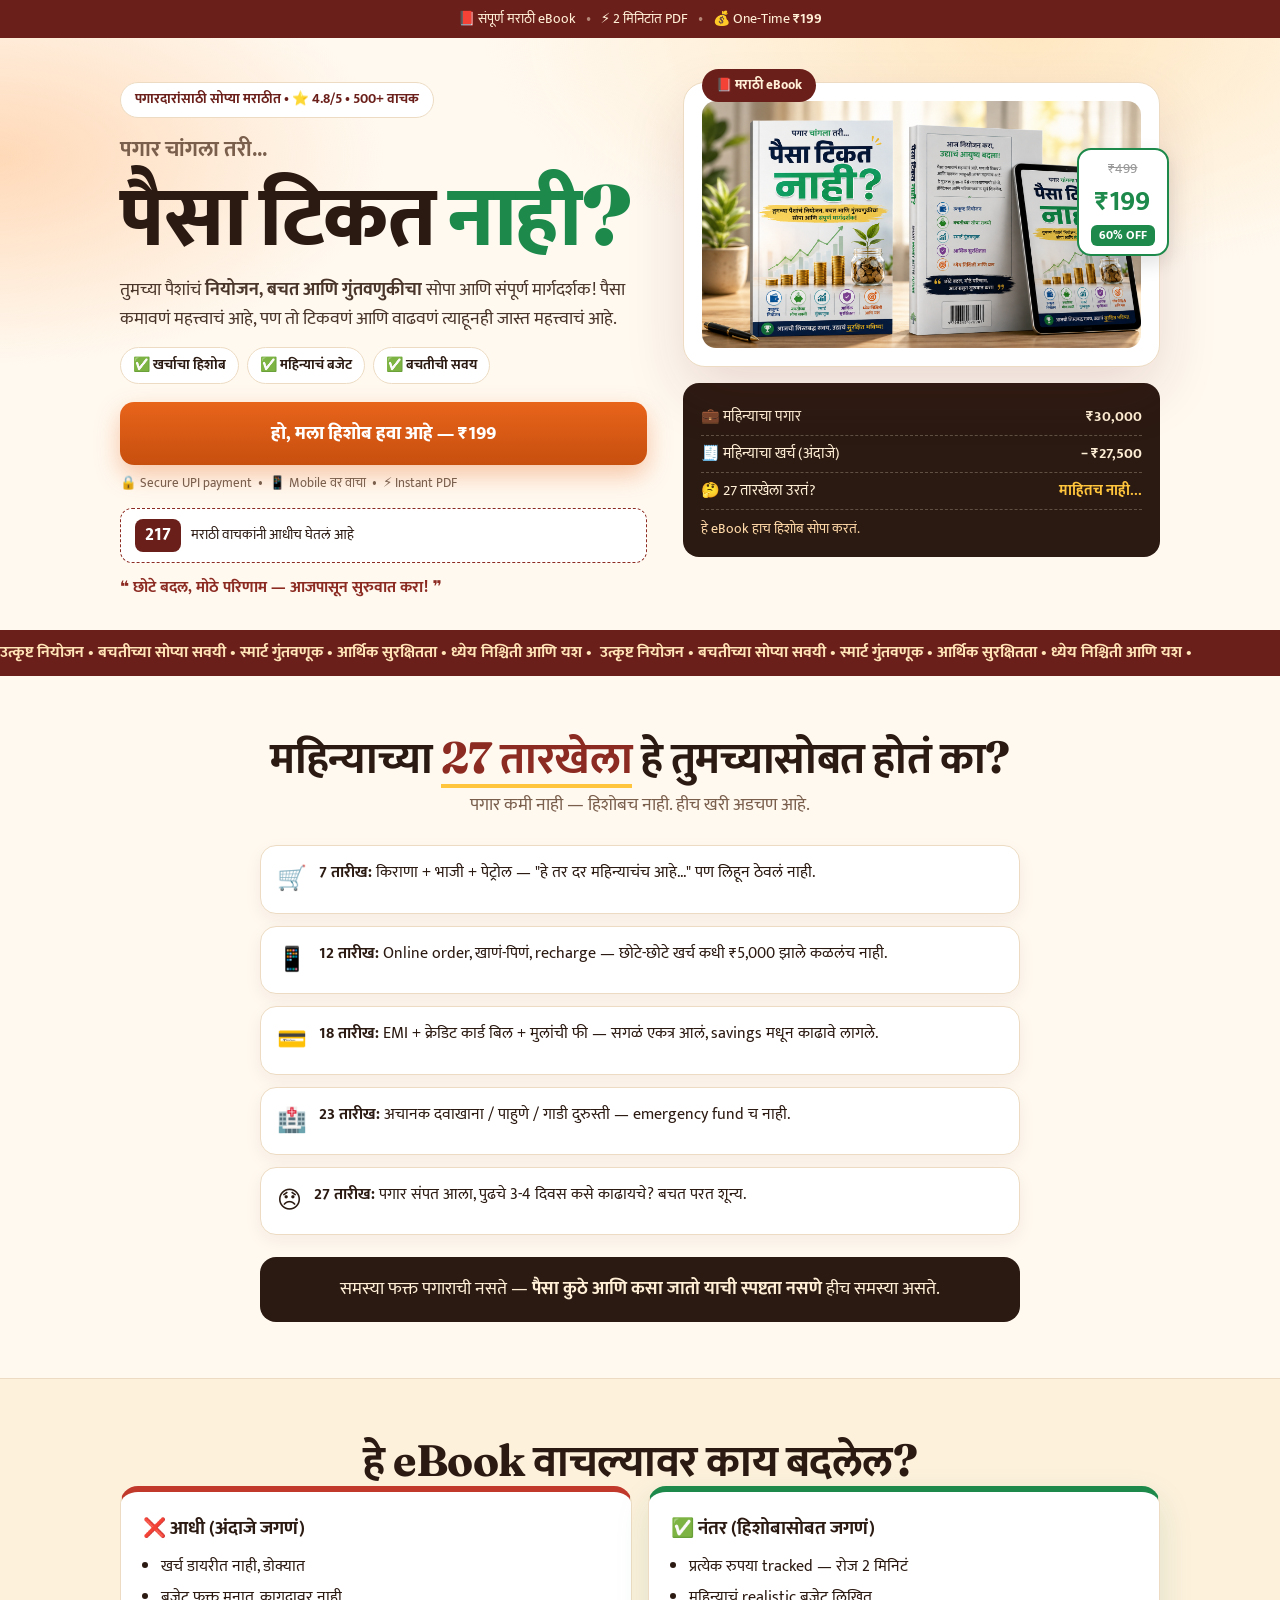
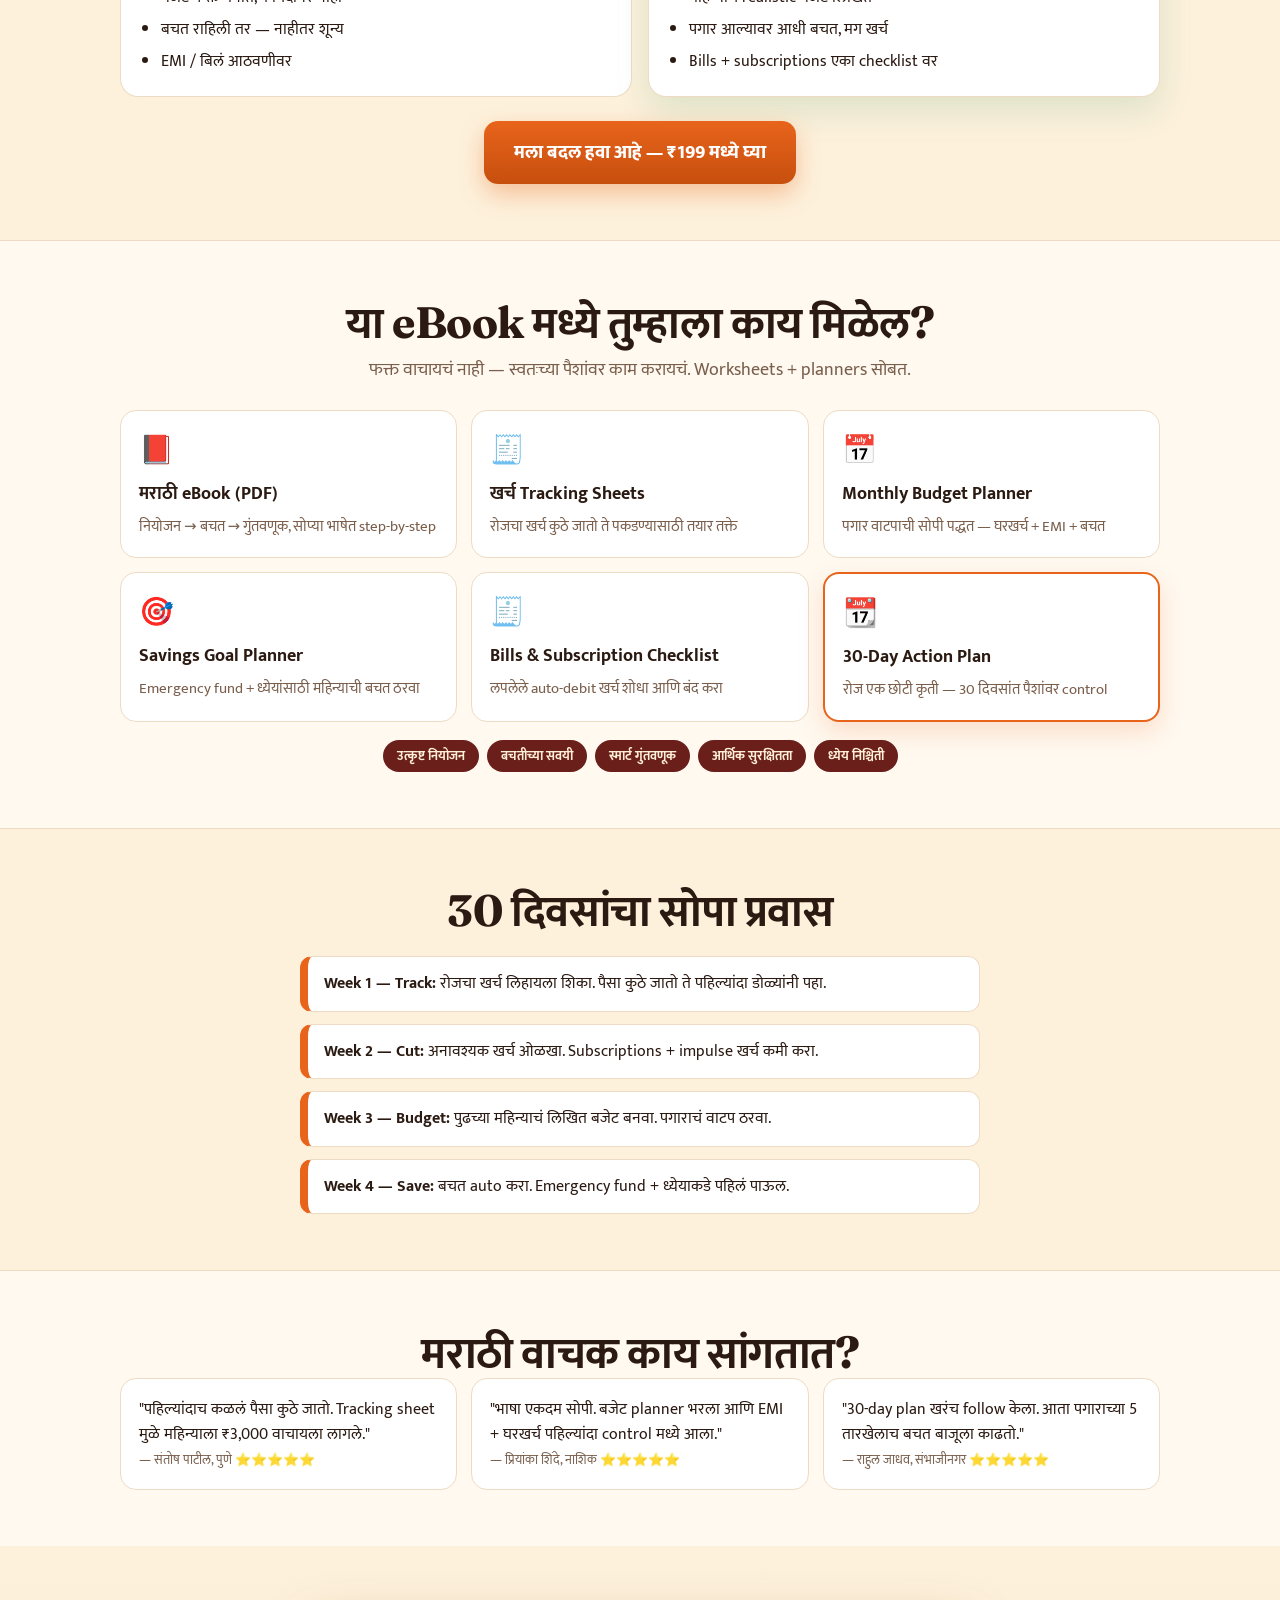
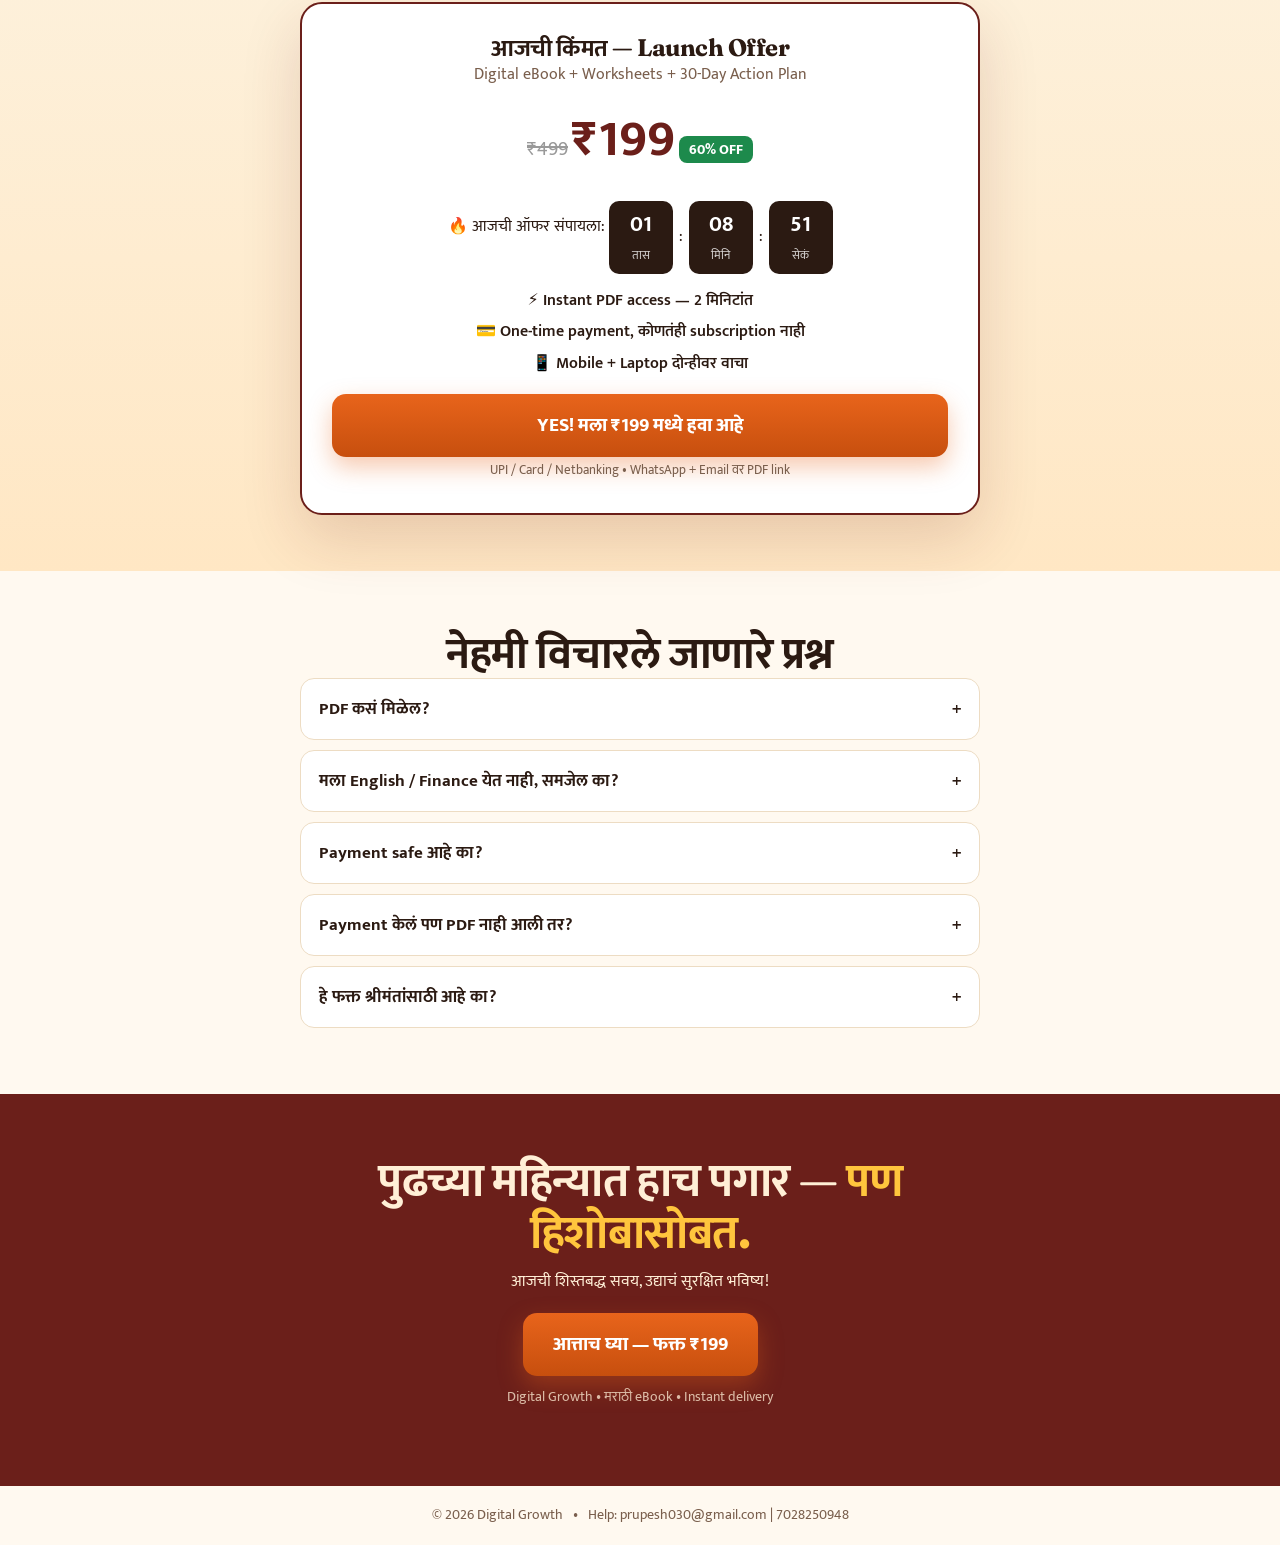
<file: pagar-ebook/index.html>
<!DOCTYPE html>
<html lang="mr">
<head>
  <meta charset="UTF-8" />
  <meta name="viewport" content="width=device-width, initial-scale=1.0" />
  <title>पगार चांगला तरी पैसा टिकत नाही? | मराठी eBook ₹199</title>
  <meta name="description" content="पगार चांगला तरी पैसा टिकत नाही? तुमच्या पैशांचं नियोजन, बचत आणि गुंतवणुकीचा सोपा मराठी मार्गदर्शक. eBook + Worksheets + 30-Day Action Plan. ₹199 • UPI • 2 मिनिटांत PDF." />
  <meta property="og:title" content="पगार चांगला तरी... पैसा टिकत नाही? | ₹199 मराठी eBook" />
  <meta property="og:description" content="नियोजन • बचत • गुंतवणूक — सोप्या मराठीत. छोटे बदल, मोठे परिणाम. आजपासून सुरुवात करा!" />
  <meta property="og:type" content="website" />
  <meta property="og:image" content="./cover.PNG" />
  <link rel="icon" type="image/png" href="../Logo.PNG" />
  <link rel="preconnect" href="https://fonts.googleapis.com" />
  <link rel="preconnect" href="https://fonts.gstatic.com" crossorigin />
  <link href="https://fonts.googleapis.com/css2?family=Fraunces:opsz,wght@9..144,600;9..144,700;9..144,900&family=Mukta:wght@400;500;600;700;800&display=swap" rel="stylesheet" />
  <link rel="stylesheet" href="./styles.css" />
  <script>
  !function(f,b,e,v,n,t,s){if(f.fbq)return;n=f.fbq=function(){n.callMethod?n.callMethod.apply(n,arguments):n.queue.push(arguments)};if(!f._fbq)f._fbq=n;n.push=n;n.loaded=!0;n.version='2.0';n.queue=[];t=b.createElement(e);t.async=!0;t.src=v;s=b.getElementsByTagName(e)[0];s.parentNode.insertBefore(t,s)}(window,document,'script','https://connect.facebook.net/en_US/fbevents.js');
  fbq('init','1085085530945256');fbq('track','PageView');
  </script>
  <noscript><img height="1" width="1" style="display:none" src="https://www.facebook.com/tr?id=1085085530945256&ev=PageView&noscript=1" /></noscript>
</head>
<body>
  <div class="topbar"><div class="container topbar-inner">
    <span>📕 संपूर्ण मराठी eBook</span><span class="dot">•</span>
    <span>⚡ 2 मिनिटांत PDF</span><span class="dot">•</span>
    <span>💰 One-Time <strong>₹199</strong></span>
  </div></div>

  <!-- HERO -->
  <header class="hero"><div class="container">
    <div class="cover-top">
      <div class="book-frame">
        <span class="cover-badge">📕 मराठी eBook</span>
        <img src="./cover.PNG" alt="पगार चांगला तरी पैसा टिकत नाही — मराठी eBook कव्हर" fetchpriority="high" onerror="this.style.display='none';document.getElementById('coverFallback').style.display='flex'" />
        <div class="cover-fallback" id="coverFallback" style="display:none">
          <p>पगार चांगला तरी...</p><h3>पैसा टिकत नाही?</h3>
          <small>नियोजन • बचत • गुंतवणूक</small>
        </div>
        <div class="price-sticker"><s>₹499</s><strong>₹199</strong><span>60% OFF</span></div>
      </div>
    </div>
    <div class="hero-grid">
    <div class="hero-copy">
      <span class="kicker">पगारदारांसाठी सोप्या मराठीत • ⭐ 4.8/5 • 500+ वाचक</span>
      <p class="eyebrow">पगार चांगला तरी...</p>
      <h1>पैसा टिकत <span class="hl">नाही?</span></h1>
      <p class="sub">तुमच्या पैशांचं <strong>नियोजन, बचत आणि गुंतवणुकीचा</strong> सोपा आणि संपूर्ण मार्गदर्शक! पैसा कमावणं महत्त्वाचं आहे, पण तो टिकवणं आणि वाढवणं त्याहूनही जास्त महत्त्वाचं आहे.</p>
      <div class="hero-points">
        <span>✅ खर्चाचा हिशोब</span><span>✅ महिन्याचं बजेट</span><span>✅ बचतीची सवय</span>
      </div>
      <div class="hero-cta">
        <button class="btn btn-primary btn-lg" data-buy>हो, मला हिशोब हवा आहे — ₹199</button>
        <small>🔒 Secure UPI payment &nbsp;•&nbsp; 📱 Mobile वर वाचा &nbsp;•&nbsp; ⚡ Instant PDF</small>
      </div>
      <div class="buy-card"><span class="buy-num" id="buyCount">0</span><span>मराठी वाचकांनी आधीच घेतलं आहे</span></div>
      <p class="quote-line">❝ छोटे बदल, मोठे परिणाम — आजपासून सुरुवात करा! ❞</p>
    </div>
    <div class="hero-visual">
      <div class="book-frame book-desktop">
        <span class="cover-badge">📕 मराठी eBook</span>
        <img src="./cover.PNG" alt="पगार चांगला तरी पैसा टिकत नाही — मराठी eBook कव्हर" onerror="this.style.display='none';document.getElementById('coverFallbackD').style.display='flex'" />
        <div class="cover-fallback" id="coverFallbackD" style="display:none">
          <p>पगार चांगला तरी...</p><h3>पैसा टिकत नाही?</h3>
          <small>नियोजन • बचत • गुंतवणूक</small>
        </div>
        <div class="price-sticker"><s>₹499</s><strong>₹199</strong><span>60% OFF</span></div>
      </div>
      <div class="slip-card">
        <div class="slip-row"><span>💼 महिन्याचा पगार</span><strong>₹30,000</strong></div>
        <div class="slip-row out"><span>🧾 महिन्याचा खर्च (अंदाजे)</span><strong>− ₹27,500</strong></div>
        <div class="slip-row left"><span>🤔 27 तारखेला उरतं?</span><strong>माहितच नाही...</strong></div>
        <p>हे eBook हाच हिशोब सोपा करतं.</p>
      </div>
    </div>
    </div>
  </div></header>

  <!-- MARQUEE -->
  <div class="strip" aria-hidden="true"><div class="strip-track">
    <span>उत्कृष्ट नियोजन • बचतीच्या सोप्या सवयी • स्मार्ट गुंतवणूक • आर्थिक सुरक्षितता • ध्येय निश्चिती आणि यश •&nbsp;</span>
    <span>उत्कृष्ट नियोजन • बचतीच्या सोप्या सवयी • स्मार्ट गुंतवणूक • आर्थिक सुरक्षितता • ध्येय निश्चिती आणि यश •&nbsp;</span>
  </div></div>

  <!-- PAIN -->
  <section class="section"><div class="container">
    <h2 class="sec-title">महिन्याच्या <em>27 तारखेला</em> हे तुमच्यासोबत होतं का?</h2>
    <p class="sec-sub">पगार कमी नाही — हिशोबच नाही. हीच खरी अडचण आहे.</p>
    <div class="chat-list">
      <div class="chat"><span class="avatar">🛒</span><p><strong>7 तारीख:</strong> किराणा + भाजी + पेट्रोल — "हे तर दर महिन्याचंच आहे..." पण लिहून ठेवलं नाही.</p></div>
      <div class="chat"><span class="avatar">📱</span><p><strong>12 तारीख:</strong> Online order, खाणं-पिणं, recharge — छोटे-छोटे खर्च कधी ₹5,000 झाले कळलंच नाही.</p></div>
      <div class="chat"><span class="avatar">💳</span><p><strong>18 तारीख:</strong> EMI + क्रेडिट कार्ड बिल + मुलांची फी — सगळं एकत्र आलं, savings मधून काढावे लागले.</p></div>
      <div class="chat"><span class="avatar">🏥</span><p><strong>23 तारीख:</strong> अचानक दवाखाना / पाहुणे / गाडी दुरुस्ती — emergency fund च नाही.</p></div>
      <div class="chat"><span class="avatar">😞</span><p><strong>27 तारीख:</strong> पगार संपत आला, पुढचे 3-4 दिवस कसे काढायचे? बचत परत शून्य.</p></div>
    </div>
    <div class="punch">समस्या फक्त पगाराची नसते — <strong>पैसा कुठे आणि कसा जातो याची स्पष्टता नसणे</strong> हीच समस्या असते.</div>
  </div></section>

  <!-- BEFORE AFTER -->
  <section class="section tint"><div class="container">
    <h2 class="sec-title">हे eBook वाचल्यावर काय बदलेल?</h2>
    <div class="ba-grid">
      <div class="ba before"><h3>❌ आधी (अंदाजे जगणं)</h3><ul><li>खर्च डायरीत नाही, डोक्यात</li><li>बजेट फक्त मनात, कागदावर नाही</li><li>बचत राहिली तर — नाहीतर शून्य</li><li>EMI / बिलं आठवणीवर</li></ul></div>
      <div class="ba after"><h3>✅ नंतर (हिशोबासोबत जगणं)</h3><ul><li>प्रत्येक रुपया tracked — रोज 2 मिनिटं</li><li>महिन्याचं realistic बजेट लिखित</li><li>पगार आल्यावर आधी बचत, मग खर्च</li><li>Bills + subscriptions एका checklist वर</li></ul></div>
    </div>
    <div class="center"><button class="btn btn-primary btn-lg" data-buy>मला बदल हवा आहे — ₹199 मध्ये घ्या</button></div>
  </div></section>

  <!-- INSIDE -->
  <section class="section"><div class="container">
    <h2 class="sec-title">या eBook मध्ये तुम्हाला काय मिळेल?</h2>
    <p class="sec-sub">फक्त वाचायचं नाही — स्वतःच्या पैशांवर काम करायचं. Worksheets + planners सोबत.</p>
    <div class="deliver">
      <div class="d-card"><span>📕</span><h3>मराठी eBook (PDF)</h3><p>नियोजन → बचत → गुंतवणूक, सोप्या भाषेत step-by-step</p></div>
      <div class="d-card"><span>🧾</span><h3>खर्च Tracking Sheets</h3><p>रोजचा खर्च कुठे जातो ते पकडण्यासाठी तयार तक्ते</p></div>
      <div class="d-card"><span>📅</span><h3>Monthly Budget Planner</h3><p>पगार वाटपाची सोपी पद्धत — घरखर्च + EMI + बचत</p></div>
      <div class="d-card"><span>🎯</span><h3>Savings Goal Planner</h3><p>Emergency fund + ध्येयांसाठी महिन्याची बचत ठरवा</p></div>
      <div class="d-card"><span>🧾</span><h3>Bills & Subscription Checklist</h3><p>लपलेले auto-debit खर्च शोधा आणि बंद करा</p></div>
      <div class="d-card hot"><span>📆</span><h3>30-Day Action Plan</h3><p>रोज एक छोटी कृती — 30 दिवसांत पैशांवर control</p></div>
    </div>
    <div class="cover-points">
      <span>उत्कृष्ट नियोजन</span><span>बचतीच्या सवयी</span><span>स्मार्ट गुंतवणूक</span><span>आर्थिक सुरक्षितता</span><span>ध्येय निश्चिती</span>
    </div>
  </div></section>

  <!-- 30 DAY -->
  <section class="section tint"><div class="container narrow">
    <h2 class="sec-title">30 दिवसांचा सोपा प्रवास</h2>
    <ol class="timeline">
      <li><strong>Week 1 — Track:</strong> रोजचा खर्च लिहायला शिका. पैसा कुठे जातो ते पहिल्यांदा डोळ्यांनी पहा.</li>
      <li><strong>Week 2 — Cut:</strong> अनावश्यक खर्च ओळखा. Subscriptions + impulse खर्च कमी करा.</li>
      <li><strong>Week 3 — Budget:</strong> पुढच्या महिन्याचं लिखित बजेट बनवा. पगाराचं वाटप ठरवा.</li>
      <li><strong>Week 4 — Save:</strong> बचत auto करा. Emergency fund + ध्येयाकडे पहिलं पाऊल.</li>
    </ol>
  </div></section>

  <!-- TESTIMONIALS -->
  <section class="section"><div class="container">
    <h2 class="sec-title">मराठी वाचक काय सांगतात?</h2>
    <div class="t-grid">
      <div class="t-card"><p>"पहिल्यांदाच कळलं पैसा कुठे जातो. Tracking sheet मुळे महिन्याला ₹3,000 वाचायला लागले."</p><small>— संतोष पाटील, पुणे ⭐⭐⭐⭐⭐</small></div>
      <div class="t-card"><p>"भाषा एकदम सोपी. बजेट planner भरला आणि EMI + घरखर्च पहिल्यांदा control मध्ये आला."</p><small>— प्रियांका शिंदे, नाशिक ⭐⭐⭐⭐⭐</small></div>
      <div class="t-card"><p>"30-day plan खरंच follow केला. आता पगाराच्या 5 तारखेलाच बचत बाजूला काढतो."</p><small>— राहुल जाधव, संभाजीनगर ⭐⭐⭐⭐⭐</small></div>
    </div>
  </div></section>

  <!-- PRICE -->
  <section class="section price-sec" id="price"><div class="container narrow">
    <div class="price-card">
      <h2>आजची किंमत — Launch Offer</h2>
      <p class="muted">Digital eBook + Worksheets + 30-Day Action Plan</p>
      <div class="price"><s>₹499</s> <strong>₹199</strong> <span class="off">60% OFF</span></div>
      <div class="timer"><span>🔥 आजची ऑफर संपायला:</span>
        <div class="cd"><div class="cd-box"><strong id="cdH">--</strong><small>तास</small></div><span>:</span><div class="cd-box"><strong id="cdM">--</strong><small>मिनि</small></div><span>:</span><div class="cd-box"><strong id="cdS">--</strong><small>सेकं</small></div></div>
      </div>
      <ul class="tick"><li>⚡ Instant PDF access — 2 मिनिटांत</li><li>💳 One-time payment, कोणतंही subscription नाही</li><li>📱 Mobile + Laptop दोन्हीवर वाचा</li></ul>
      <button class="btn btn-primary btn-lg btn-block" data-buy>YES! मला ₹199 मध्ये हवा आहे</button>
      <small class="muted">UPI / Card / Netbanking • WhatsApp + Email वर PDF link</small>
    </div>
  </div></section>

  <!-- FAQ -->
  <section class="section"><div class="container narrow">
    <h2 class="sec-title">नेहमी विचारले जाणारे प्रश्न</h2>
    <div class="faq"><button class="faq-q">PDF कसं मिळेल?<span>+</span></button><div class="faq-a">Payment नंतर 2 मिनिटांत WhatsApp + Email वर download link येते. Mobile वर लगेच वाचता येतं.</div></div>
    <div class="faq"><button class="faq-q">मला English / Finance येत नाही, समजेल का?<span>+</span></button><div class="faq-a">हो. संपूर्ण eBook सोप्या मराठीत आहे. कोणतंही अवघड financial शब्द नाही — रोजच्या उदाहरणांसह.</div></div>
    <div class="faq"><button class="faq-q">Payment safe आहे का?<span>+</span></button><div class="faq-a">हो. Cashfree secure page वर UPI / Card ने pay करता. तुमचे card details आमच्याकडे येत नाहीत.</div></div>
    <div class="faq"><button class="faq-q">Payment केलं पण PDF नाही आली तर?<span>+</span></button><div class="faq-a">WhatsApp 7028250948 वर payment screenshot पाठवा — लगेच PDF पाठवतो.</div></div>
    <div class="faq"><button class="faq-q">हे फक्त श्रीमंतांसाठी आहे का?<span>+</span></button><div class="faq-a">अजिबात नाही. ₹15,000 असो वा ₹1,00,000 — पगारावर जगणाऱ्या प्रत्येक मराठी कुटुंबासाठी आहे.</div></div>
  </div></section>

  <!-- FINAL -->
  <section class="final"><div class="container narrow center">
    <h2>पुढच्या महिन्यात हाच पगार — <span>पण हिशोबासोबत.</span></h2>
    <p>आजची शिस्तबद्ध सवय, उद्याचं सुरक्षित भविष्य!</p>
    <button class="btn btn-primary btn-lg" data-buy>आत्ताच घ्या — फक्त ₹199</button>
    <p class="muted-light">Digital Growth • मराठी eBook • Instant delivery</p>
  </div></section>

  <footer class="footer"><div class="container">
    <span>© <span id="year"></span> Digital Growth</span><span>•</span>
    <span>Help: prupesh030@gmail.com | 7028250948</span>
  </div></footer>

  <div class="sticky-bar" id="stickyBar"><div><strong>₹199</strong> <s>₹499</s> <small>• मराठी eBook</small></div><button class="btn btn-primary" data-buy>आत्ताच घ्या</button></div>

  <!-- ORDER MODAL -->
  <div class="modal" id="modal" aria-hidden="true"><div class="modal-box" role="dialog" aria-modal="true">
    <button class="modal-x" id="modalClose" aria-label="बंद करा">✕</button>
    <h3>📕 पैसा टिकत नाही? — ₹199</h3>
    <p class="muted">खालचं बटण दाबा — secure Cashfree page वर नाव, email, phone भरा. PDF link WhatsApp + Email वर लगेच येईल.</p>
    <p><a class="btn btn-primary btn-block btn-lg" href="https://payments.cashfree.com/forms/PaisaTikatNahi" target="_blank" rel="noopener">₹199 भरा — UPI / कार्ड</a></p>
    <small class="muted">🔒 Secure payment • PDF link 2 मिनिटांत • Help: 7028250948</small>
  </div></div>

  <script src="./script.js"></script>
</body>
</html>
</file>
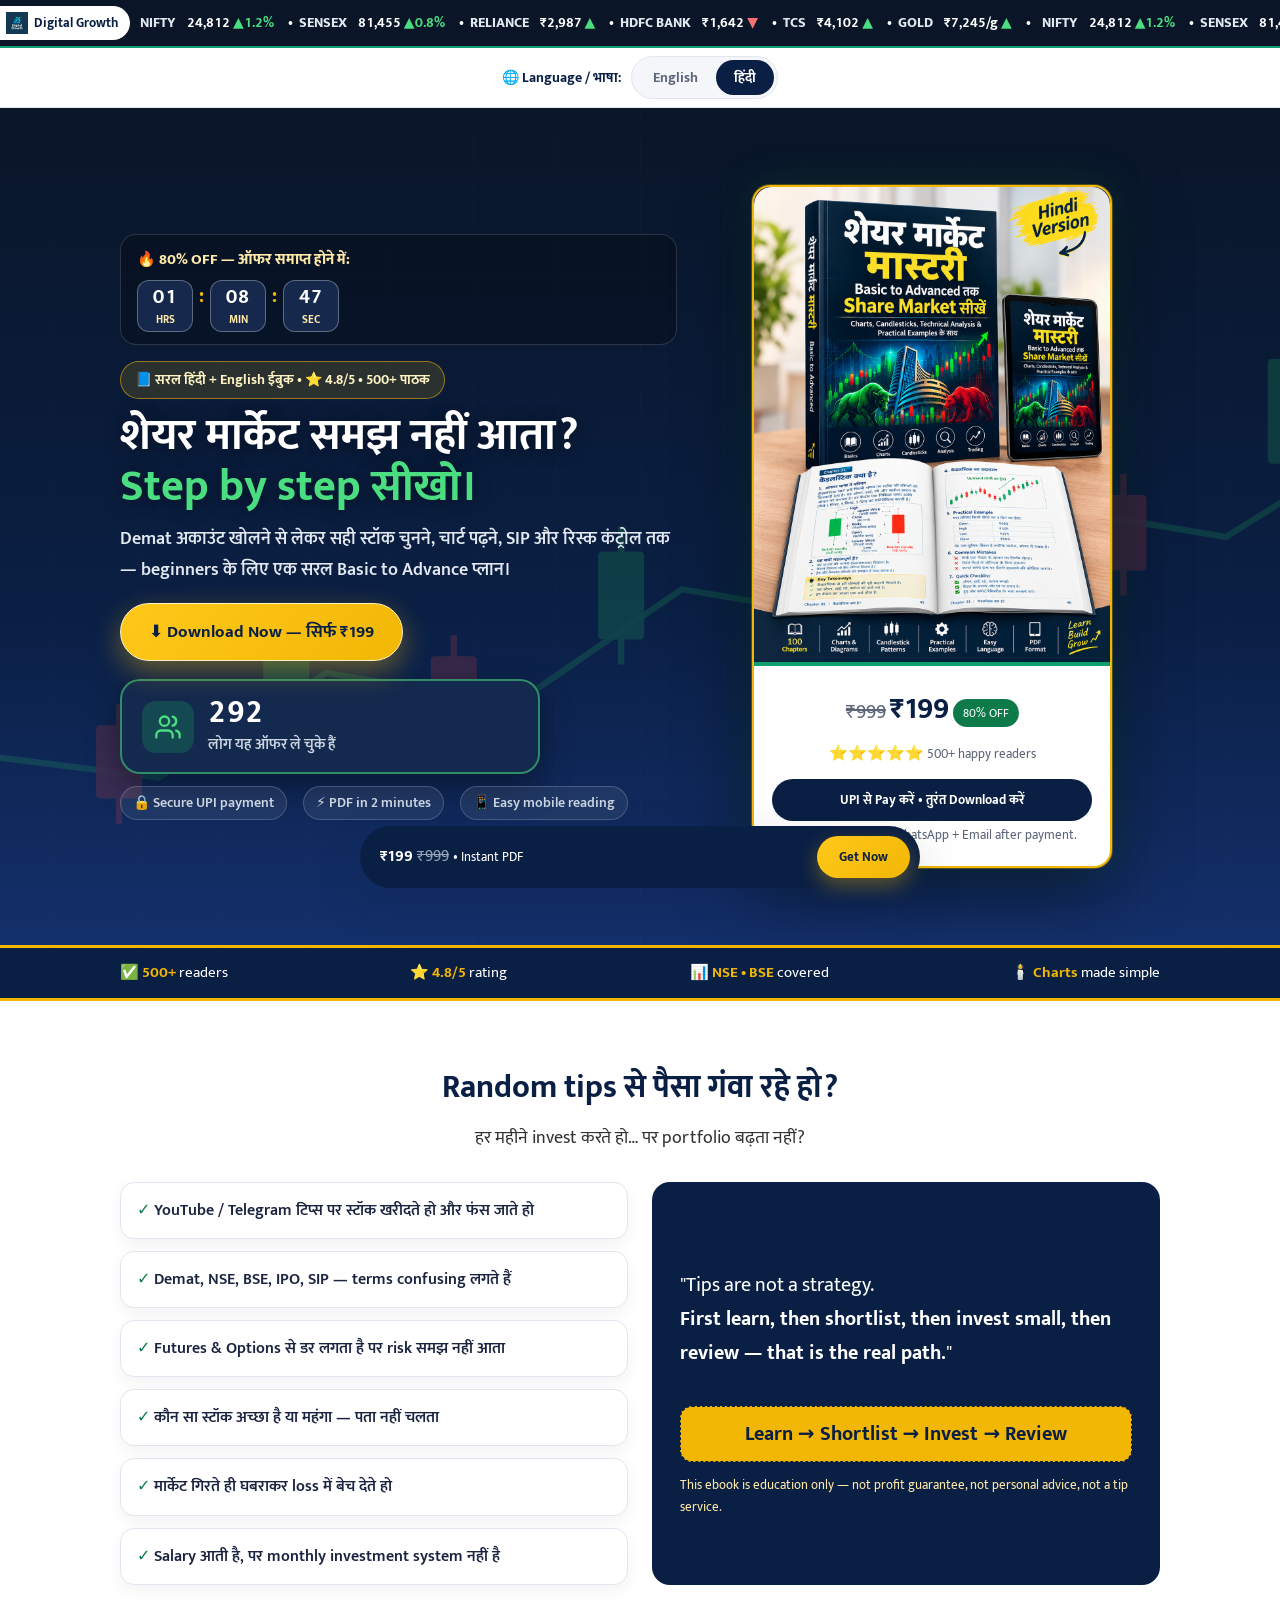
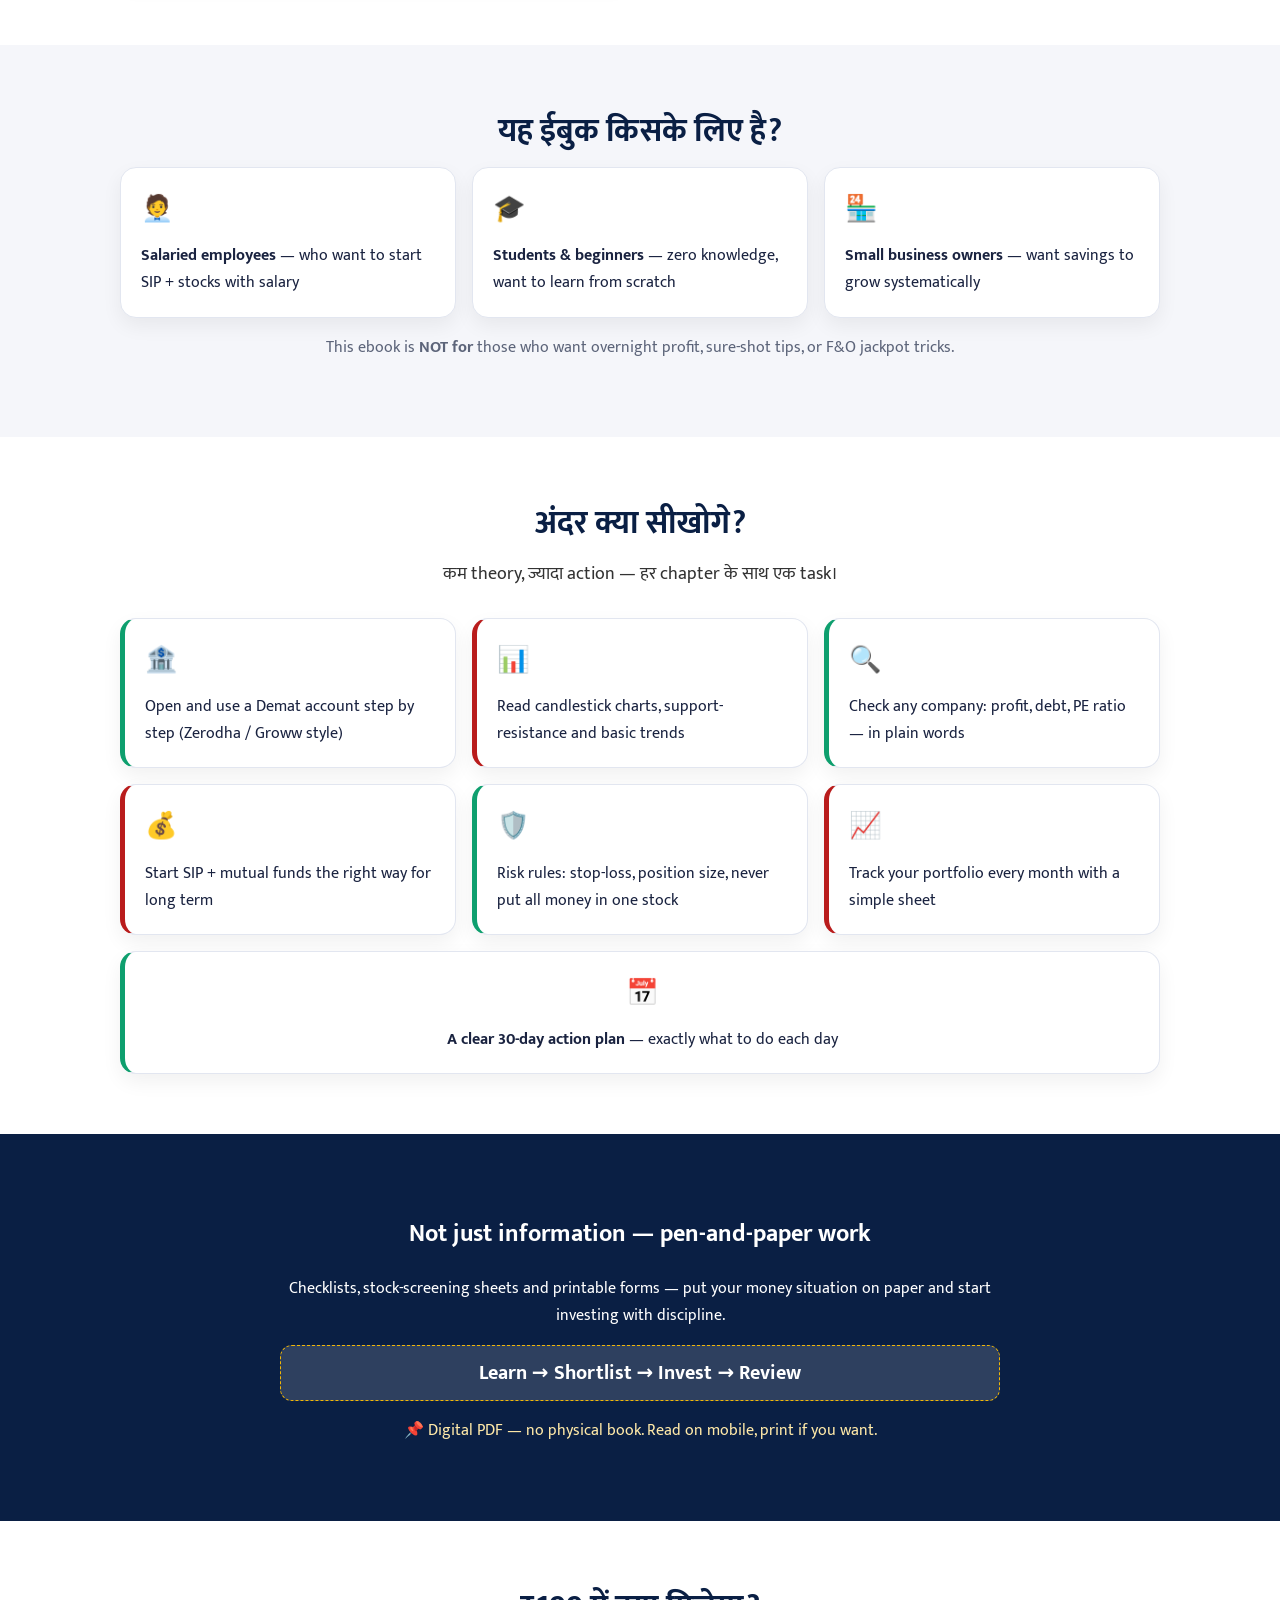
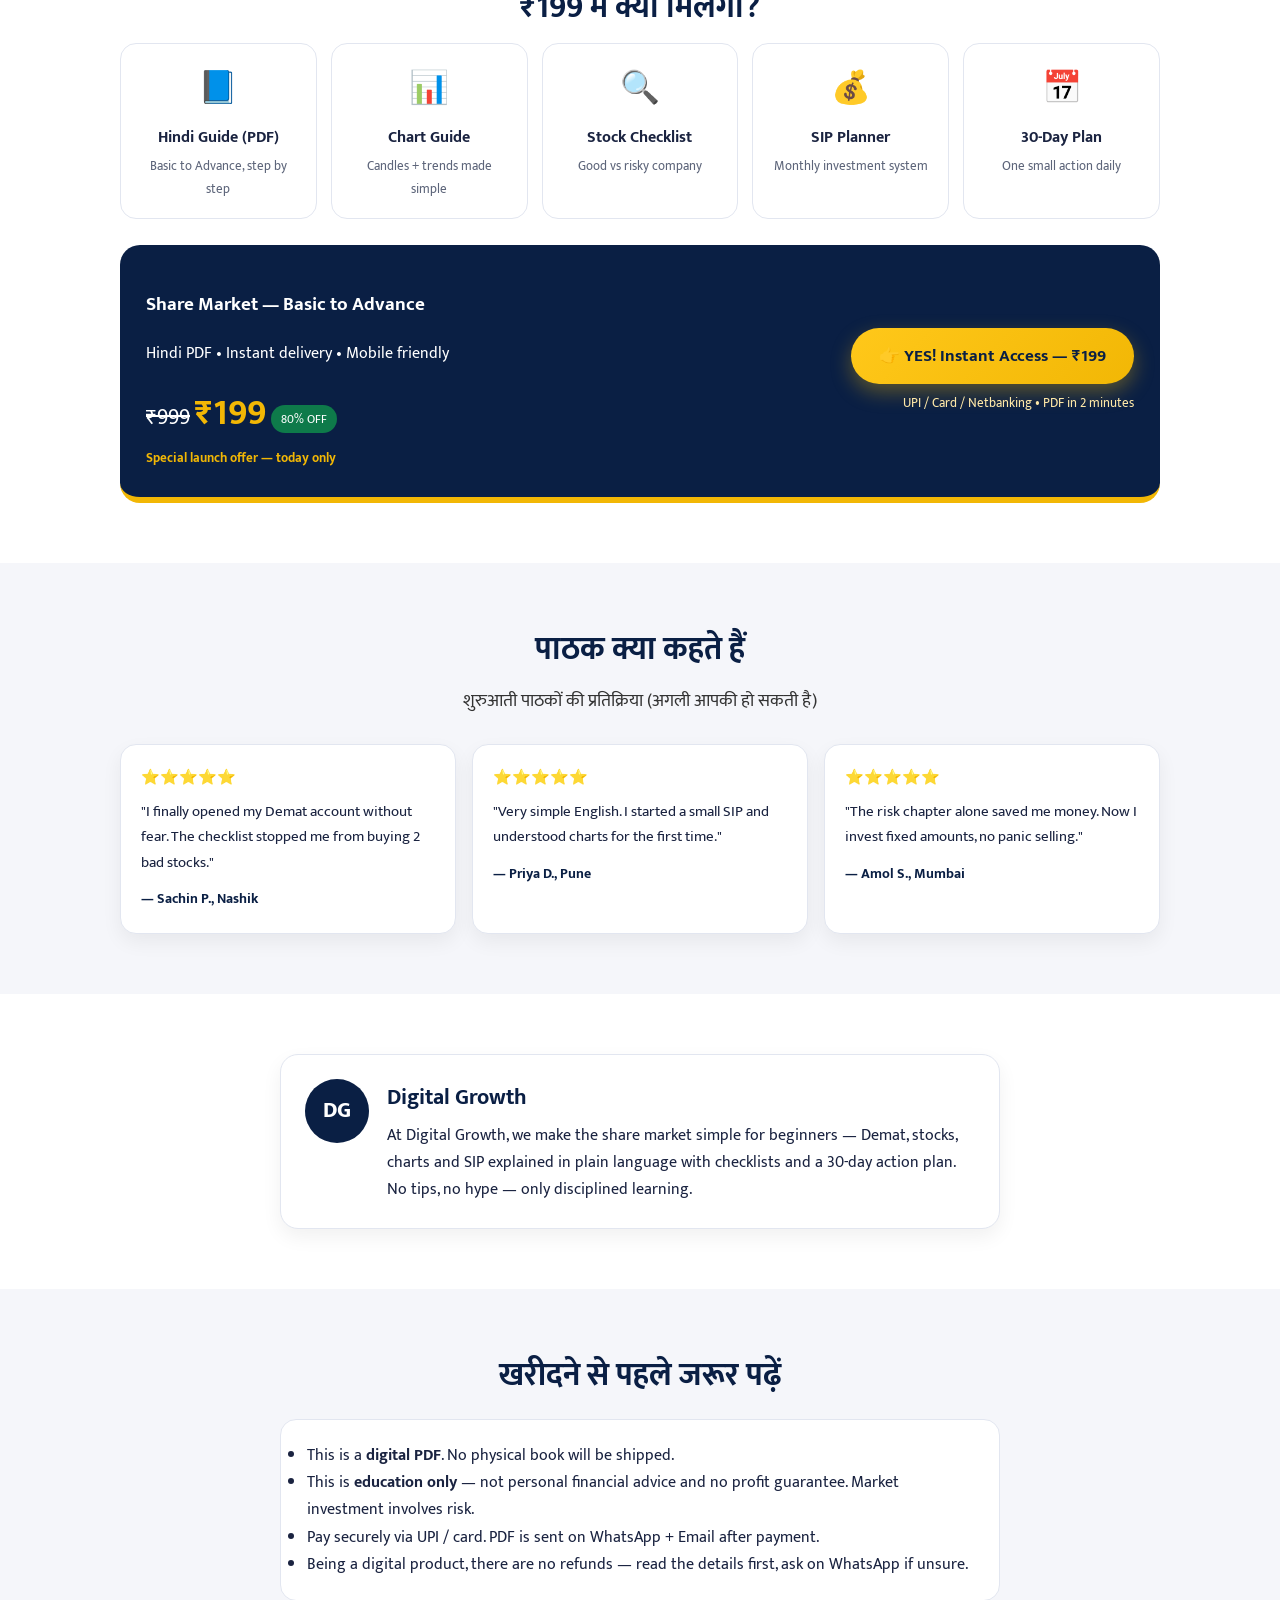
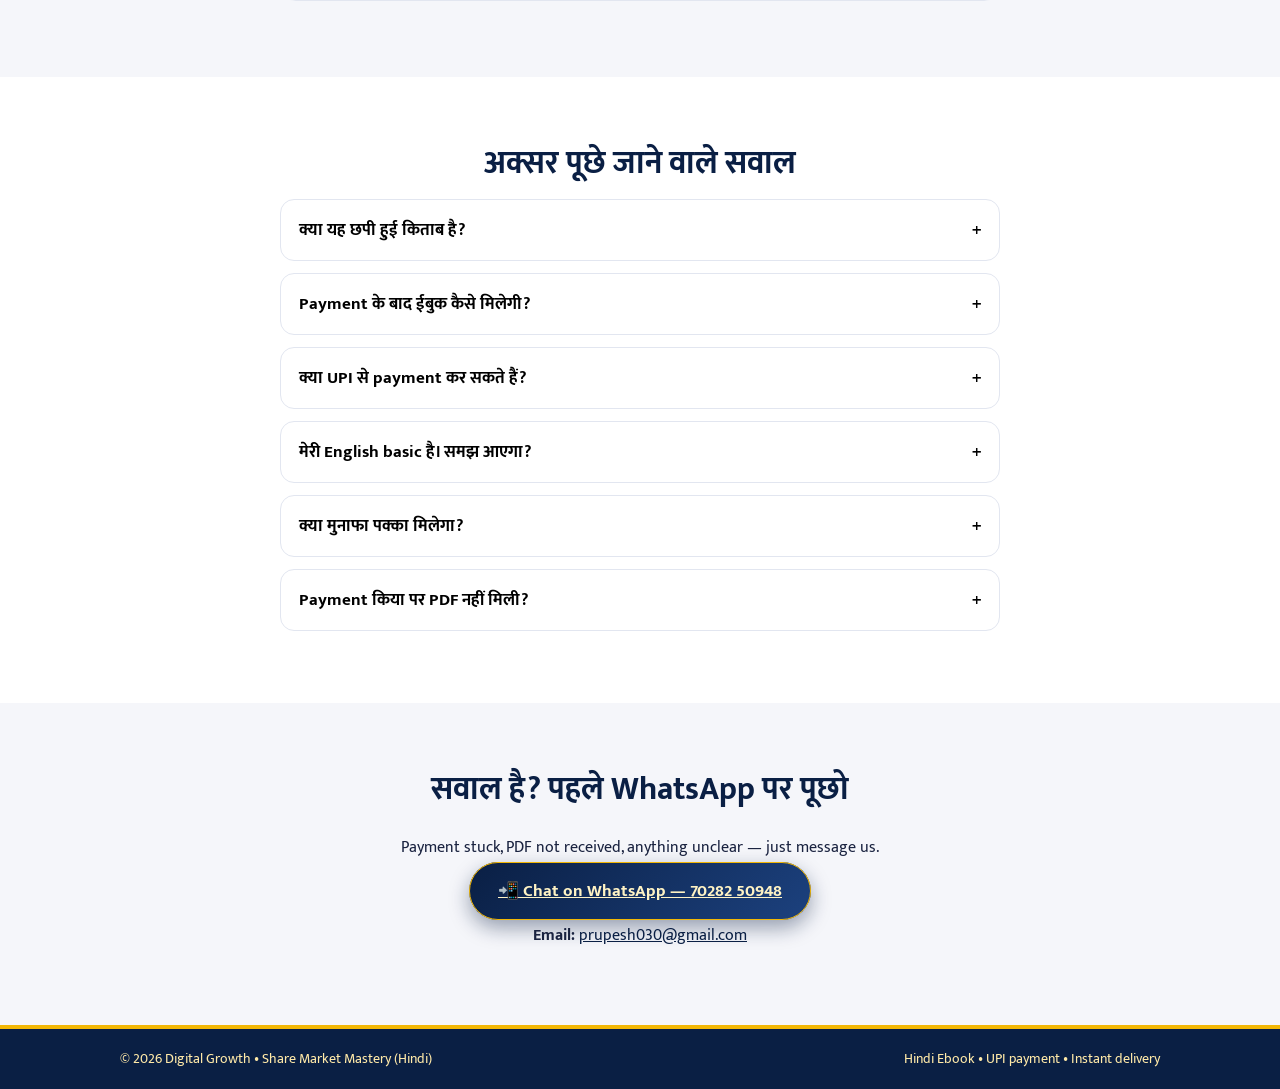
<file: share-market-hindi/index.html>
<!DOCTYPE html>
<html lang="hi">
<head>
  <meta charset="UTF-8" />
  <meta name="viewport" content="width=device-width, initial-scale=1.0" />
  <title>Share Market Mastery Hindi Ebook ₹199 | Basic से Advanced - Digital Growth</title>
  <meta name="description" content="Share Market Basic से Advanced तक आसान Hindi में सीखें। Demat, stocks, SIP, charts, risk management + 30-day plan। ₹199 • UPI payment • Instant PDF." />
  <meta property="og:title" content="Share Market Mastery (Hindi) Ebook — ₹199" />
  <meta property="og:description" content="Hindi guide + charts + checklist + 30-day plan। UPI से pay करें, तुरंत PDF पाएं।" />
  <meta property="og:type" content="website" />
  <meta property="og:image" content="./Logo.PNG" />
  <link rel="icon" type="image/png" href="./Logo.PNG" />
  <link rel="preconnect" href="https://fonts.googleapis.com" />
  <link rel="preconnect" href="https://fonts.gstatic.com" crossorigin />
  <link href="https://fonts.googleapis.com/css2?family=Tiro+Devanagari+Hindi:wght@400&family=Mukta:wght@400;500;600;700;800&family=Poppins:wght@400;500;600;700;800&display=swap" rel="stylesheet" />
  <link rel="stylesheet" href="./styles.css" />
  <!-- Meta Pixel Code -->
  <script>
  !function(f,b,e,v,n,t,s)
  {if(f.fbq)return;n=f.fbq=function(){n.callMethod?
  n.callMethod.apply(n,arguments):n.queue.push(arguments)};
  if(!f._fbq)f._fbq=n;n.push=n;n.loaded=!0;n.version='2.0';
  n.queue=[];t=b.createElement(e);t.async=!0;
  t.src=v;s=b.getElementsByTagName(e)[0];
  s.parentNode.insertBefore(t,s)}(window, document,'script',
  'https://connect.facebook.net/en_US/fbevents.js');
  fbq('init', '1085085530945256');
  fbq('track', 'PageView');
  </script>
  <noscript><img height="1" width="1" style="display:none"
  src="https://www.facebook.com/tr?id=1085085530945256&ev=PageView&noscript=1"
  /></noscript>
  <!-- End Meta Pixel Code -->
</head>
<body>
  <div class="ticker" aria-hidden="true">
    <span class="ticker-brand"><img src="./Logo.PNG" alt="" />Digital Growth</span>
    <div class="ticker-track tape" id="tapeTrack">
      <span><span class="sym">NIFTY</span> <b id="pNifty">24,812</b> <span class="up">▲1.2%</span> &nbsp;•&nbsp; <span class="sym">SENSEX</span> <b id="pSensex">81,455</b> <span class="up">▲0.8%</span> &nbsp;•&nbsp; <span class="sym">RELIANCE</span> <b>₹2,987</b> <span class="up">▲</span> &nbsp;•&nbsp; <span class="sym">HDFC BANK</span> <b>₹1,642</b> <span class="down">▼</span> &nbsp;•&nbsp; <span class="sym">TCS</span> <b>₹4,102</b> <span class="up">▲</span> &nbsp;•&nbsp; <span class="sym">GOLD</span> <b>₹7,245/g</b> <span class="up">▲</span> &nbsp;•&nbsp;</span>
      <span><span class="sym">NIFTY</span> <b>24,812</b> <span class="up">▲1.2%</span> &nbsp;•&nbsp; <span class="sym">SENSEX</span> <b>81,455</b> <span class="up">▲0.8%</span> &nbsp;•&nbsp; <span class="sym">RELIANCE</span> <b>₹2,987</b> <span class="up">▲</span> &nbsp;•&nbsp; <span class="sym">HDFC BANK</span> <b>₹1,642</b> <span class="down">▼</span> &nbsp;•&nbsp; <span class="sym">TCS</span> <b>₹4,102</b> <span class="up">▲</span> &nbsp;•&nbsp; <span class="sym">GOLD</span> <b>₹7,245/g</b> <span class="up">▲</span> &nbsp;•&nbsp;</span>
    </div>
  </div>

  <div class="langbar">
    <div class="container langbar-inner">
      <span class="lang-label">🌐 Language / भाषा:</span>
      <div class="lang-toggle" role="group" aria-label="Language">
        <button id="langEn" class="lang-btn active" type="button">English</button>
        <button id="langHi" class="lang-btn" type="button">हिंदी</button>
      </div>
    </div>
  </div>

  <div class="offer-bar">
    <div class="container offer-bar-inner">
      <span class="offer-text">🔥 80% OFF — offer ends in:</span>
      <div class="cd" role="timer" aria-live="off" aria-label="Time left for offer">
        <div class="cd-box"><strong id="cdHm">--</strong><small>HRS</small></div>
        <span class="cd-sep">:</span>
        <div class="cd-box"><strong id="cdMm">--</strong><small>MIN</small></div>
        <span class="cd-sep">:</span>
        <div class="cd-box"><strong id="cdSm">--</strong><small>SEC</small></div>
      </div>
    </div>
  </div>

  <header class="hero">
    <div class="hero-bg" aria-hidden="true">
      <svg viewBox="0 0 800 400" preserveAspectRatio="xMidYMid slice">
        <defs>
          <pattern id="grid" width="40" height="40" patternUnits="userSpaceOnUse">
            <path d="M40 0H0V40" fill="none" stroke="rgba(255,255,255,.06)" stroke-width="1"/>
          </pattern>
        </defs>
        <rect width="800" height="400" fill="url(#grid)"/>
        <polyline points="0,330 90,310 170,320 250,270 340,285 420,230 510,245 590,190 680,205 800,130" fill="none" stroke="#22c55e" stroke-width="3" opacity=".8"/>
        <g opacity=".85">
          <rect x="60" y="290" width="22" height="40" rx="2" fill="#22c55e"/><line x1="71" y1="278" x2="71" y2="342" stroke="#22c55e" stroke-width="3"/>
          <rect x="140" y="295" width="22" height="35" rx="2" fill="#ef4444"/><line x1="151" y1="285" x2="151" y2="342" stroke="#ef4444" stroke-width="3"/>
          <rect x="220" y="250" width="22" height="40" rx="2" fill="#22c55e"/><line x1="231" y1="238" x2="231" y2="302" stroke="#22c55e" stroke-width="3"/>
          <rect x="300" y="262" width="22" height="34" rx="2" fill="#ef4444"/><line x1="311" y1="252" x2="311" y2="308" stroke="#ef4444" stroke-width="3"/>
          <rect x="380" y="212" width="22" height="42" rx="2" fill="#22c55e"/><line x1="391" y1="200" x2="391" y2="266" stroke="#22c55e" stroke-width="3"/>
          <rect x="460" y="222" width="22" height="36" rx="2" fill="#ef4444"/><line x1="471" y1="212" x2="471" y2="270" stroke="#ef4444" stroke-width="3"/>
          <rect x="540" y="172" width="22" height="44" rx="2" fill="#22c55e"/><line x1="551" y1="160" x2="551" y2="228" stroke="#22c55e" stroke-width="3"/>
          <rect x="620" y="185" width="22" height="36" rx="2" fill="#ef4444"/><line x1="631" y1="175" x2="631" y2="233" stroke="#ef4444" stroke-width="3"/>
          <rect x="700" y="120" width="22" height="50" rx="2" fill="#22c55e"/><line x1="711" y1="106" x2="711" y2="182" stroke="#22c55e" stroke-width="3"/>
        </g>
      </svg>
    </div>
    <div class="container hero-grid">
      <div class="hero-copy">
        <div class="hero-timer">
          <span class="offer-text">🔥 80% OFF — offer ends in:</span>
          <div class="cd" role="timer" aria-live="off" aria-label="Time left for offer">
            <div class="cd-box"><strong id="cdH">--</strong><small>HRS</small></div>
            <span class="cd-sep">:</span>
            <div class="cd-box"><strong id="cdM">--</strong><small>MIN</small></div>
            <span class="cd-sep">:</span>
            <div class="cd-box"><strong id="cdS">--</strong><small>SEC</small></div>
          </div>
        </div>
        <span class="pill">📘 Hindi Ebook • ⭐ 4.8/5 • 500+ readers</span>
        <h1>शेयर मार्केट सीखना है?<br /><span class="green">Basic से Advanced — आसान Hindi में।</span></h1>
        <p class="lead">Demat अकाउंट से लेकर स्टॉक चुनने, चार्ट पढ़ने, SIP और Risk Management तक — beginners के लिए एक complete Hindi guide।</p>
        <div class="hero-cta">
          <button class="btn btn-gold btn-lg" data-buy>⬇ Download Now — सिर्फ ₹199</button>
        </div>
        <div class="buy-card">
          <span class="buy-icon" aria-hidden="true">
            <svg width="28" height="28" viewBox="0 0 24 24" fill="none" stroke="currentColor" stroke-width="2" stroke-linecap="round" stroke-linejoin="round"><path d="M16 21v-2a4 4 0 0 0-4-4H6a4 4 0 0 0-4 4v2"/><circle cx="9" cy="7" r="4"/><path d="M22 21v-2a4 4 0 0 0-3-3.87"/><path d="M16 3.13a4 4 0 0 1 0 7.75"/></svg>
          </span>
          <div>
            <strong id="buyCount">0</strong>
            <small>people have already grabbed this offer</small>
          </div>
        </div>
        <div class="trust">
          <span>🔒 Secure UPI payment</span>
          <span>⚡ PDF in 2 minutes</span>
          <span>📱 Easy mobile reading</span>
        </div>
      </div>
      <div class="hero-card">
        <div class="ebook-cover market" style="padding:0;overflow:hidden">
          <img src="./cover-hindi.png" alt="Share Market Mastery Hindi Ebook — शेअर मार्केट मास्टरी" style="width:100%;height:auto;display:block;border-radius:18px 18px 0 0" />
        </div>
        <div class="hero-card-foot">
          <div class="mini-price"><s>₹999</s> <strong>₹199</strong> <span class="off">80% OFF</span></div>
          <div class="stars">⭐⭐⭐⭐⭐ <small>500+ happy readers</small></div>
          <button class="btn btn-dark btn-block" data-buy>UPI से Pay करें • तुरंत Download करें</button>
          <small>PDF will be sent on WhatsApp + Email after payment.</small>
        </div>
      </div>
    </div>
  </header>

  <div class="proof-strip">
    <div class="container proof-inner">
      <span>✅ <strong>500+</strong> readers</span>
      <span>⭐ <strong>4.8/5</strong> rating</span>
      <span>📊 <strong>NSE • BSE</strong> covered</span>
      <span>🕯️ <strong>Charts</strong> made simple</span>
    </div>
  </div>

  <section class="section" id="problems">
    <div class="container">
      <h2 class="sec-title">😟 Share Market सीखते समय इन Problems का सामना कर रहे हैं?</h2>
      <p class="sec-sub">You invest every month… but your portfolio barely grows?</p>
      <div class="grid-2">
        <ul class="check-list pain">
          <li>You buy stocks on YouTube / Telegram tips and get stuck</li>
          <li>Demat, NSE, BSE, IPO, SIP — terms feel confusing</li>
          <li>You fear Futures &amp; Options but don't understand the risk</li>
          <li>No idea which stock is good or overpriced</li>
          <li>You panic when the market falls and sell at a loss</li>
          <li>Salary comes, but no monthly investment system exists</li>
        </ul>
        <div class="quote-card">
          <p>"Tips are not a strategy.<br /><strong>First learn, then shortlist, then invest small, then review — that is the real path.</strong>"</p>
          <div class="flow">Learn → Shortlist → Invest → Review</div>
          <small class="quote-note">This ebook is education only — not profit guarantee, not personal advice, not a tip service.</small>
        </div>
      </div>
    </div>
  </section>

  <section class="section alt" id="whom">
    <div class="container">
      <h2 class="sec-title">यह ईबुक किसके लिए है?</h2>
      <div class="cards">
        <div class="card">🧑‍💼<p><strong>Salaried employees</strong> — who want to start SIP + stocks with salary</p></div>
        <div class="card">🎓<p><strong>Students &amp; beginners</strong> — zero knowledge, want to learn from scratch</p></div>
        <div class="card">🏪<p><strong>Small business owners</strong> — want savings to grow systematically</p></div>
      </div>
      <p class="center muted" style="margin-top:16px">This ebook is <strong>NOT for</strong> those who want overnight profit, sure-shot tips, or F&amp;O jackpot tricks.</p>
    </div>
  </section>

  <section class="section" id="learn">
    <div class="container">
      <h2 class="sec-title">🚀 इस Guide में आप सीखेंगे:</h2>
      <p class="sec-sub">Less theory, more action — every chapter ends with a task.</p>
      <div class="cards">
        <div class="card">🏦<p>Open and use a Demat account step by step (Zerodha / Groww style)</p></div>
        <div class="card">📊<p>Read candlestick charts, support-resistance and basic trends</p></div>
        <div class="card">🔍<p>Check any company: profit, debt, PE ratio — in plain words</p></div>
        <div class="card">💰<p>Start SIP + mutual funds the right way for long term</p></div>
        <div class="card">🛡️<p>Risk rules: stop-loss, position size, never put all money in one stock</p></div>
        <div class="card">📈<p>Track your portfolio every month with a simple sheet</p></div>
        <div class="card wide">📅<p><strong>A clear 30-day action plan</strong> — exactly what to do each day</p></div>
      </div>
    </div>
  </section>

  <section class="section dark">
    <div class="container narrow center">
      <h2>Not just information — pen-and-paper work</h2>
      <p>Checklists, stock-screening sheets and printable forms — put your money situation on paper and start investing with discipline.</p>
      <div class="flow large">Learn → Shortlist → Invest → Review</div>
      <p class="muted-light">📌 Digital PDF — no physical book. Read on mobile, print if you want.</p>
    </div>
  </section>

  <section class="section" id="inside">
    <div class="container">
      <h2 class="sec-title">💎 आपको क्या मिलेगा — सिर्फ ₹199 में?</h2>
      <div class="inside-grid">
        <div class="inside">📘<h3>Hindi Guide (PDF)</h3><p>Basic to Advance, step by step</p></div>
        <div class="inside">📊<h3>Chart Guide</h3><p>Candles + trends made simple</p></div>
        <div class="inside">🔍<h3>Stock Checklist</h3><p>Good vs risky company</p></div>
        <div class="inside">💰<h3>SIP Planner</h3><p>Monthly investment system</p></div>
        <div class="inside">📅<h3>30-Day Plan</h3><p>One small action daily</p></div>
      </div>

      <div class="price-box">
        <div>
          <h3>Share Market — Basic to Advance</h3>
          <p>Hindi PDF • Instant delivery • Mobile friendly</p>
          <div class="price"><s>₹999</s> <strong>₹199</strong> <span class="off">80% OFF</span></div>
          <small class="offer-note">Special launch offer — today only</small>
        </div>
        <div class="price-cta">
          <button class="btn btn-yellow btn-lg" data-buy>👉 YES! Instant Access — ₹199</button>
          <small>UPI / Card / Netbanking • PDF in 2 minutes</small>
        </div>
      </div>
    </div>
  </section>

  <section class="section alt" id="reviews">
    <div class="container">
      <h2 class="sec-title">पाठक क्या कहते हैं</h2>
      <p class="sec-sub">Early reader feedback (yours could be next)</p>
      <div class="reviews">
        <div class="review"><div class="r-stars">⭐⭐⭐⭐⭐</div><p>"I finally opened my Demat account without fear. The checklist stopped me from buying 2 bad stocks."</p><strong>— Sachin P., Nashik</strong></div>
        <div class="review"><div class="r-stars">⭐⭐⭐⭐⭐</div><p>"Very simple English. I started a small SIP and understood charts for the first time."</p><strong>— Priya D., Pune</strong></div>
        <div class="review"><div class="r-stars">⭐⭐⭐⭐⭐</div><p>"The risk chapter alone saved me money. Now I invest fixed amounts, no panic selling."</p><strong>— Amol S., Mumbai</strong></div>
      </div>
    </div>
  </section>

  <section class="section" id="author">
    <div class="container narrow">
      <div class="author-box">
        <span class="avatar big">DG</span>
        <div>
          <h3>Digital Growth</h3>
          <p>At Digital Growth, we make the share market simple for beginners — Demat, stocks, charts and SIP explained in plain language with checklists and a 30-day action plan. No tips, no hype — only disciplined learning.</p>
        </div>
      </div>
    </div>
  </section>

  <section class="section alt" id="note">
    <div class="container narrow">
      <h2 class="sec-title">खरीदने से पहले जरूर पढ़ें</h2>
      <ul class="note-list">
        <li>This is a <strong>digital PDF</strong>. No physical book will be shipped.</li>
        <li>This is <strong>education only</strong> — not personal financial advice and no profit guarantee. Market investment involves risk.</li>
        <li>Pay securely via UPI / card. PDF is sent on WhatsApp + Email after payment.</li>
        <li>Being a digital product, there are no refunds — read the details first, ask on WhatsApp if unsure.</li>
      </ul>
    </div>
  </section>

  <section class="section" id="faq">
    <div class="container narrow">
      <h2 class="sec-title">अक्सर पूछे जाने वाले सवाल</h2>
      <div class="faq">
        <button class="faq-q">Is this a printed book?<span>+</span></button>
        <div class="faq-a">No. It is a mobile-friendly PDF. You can also take a print / xerox if you want.</div>
      </div>
      <div class="faq">
        <button class="faq-q">How will I get the ebook after payment?<span>+</span></button>
        <div class="faq-a">You get a download link within 2 minutes + the PDF is sent on WhatsApp and Email.</div>
      </div>
      <div class="faq">
        <button class="faq-q">Can I pay with UPI?<span>+</span></button>
        <div class="faq-a">Yes. Google Pay / PhonePe / Paytm UPI, cards and netbanking all work.</div>
      </div>
      <div class="faq">
        <button class="faq-q">मेरी भाषा Hindi है। समझ आएगा?<span>+</span></button>
        <div class="faq-a">हां। यह आसान Hindi में charts और examples के साथ लिखा है। कोई heavy jargon नहीं।</div>
      </div>
      <div class="faq">
        <button class="faq-q">Will I surely make profit?<span>+</span></button>
        <div class="faq-a">No. This is a learning method, not a tip service. Consistent, disciplined action helps — but there is no magic guarantee.</div>
      </div>
      <div class="faq">
        <button class="faq-q">I already paid but did not get the PDF?<span>+</span></button>
        <div class="faq-a">Send your payment screenshot on WhatsApp — 917028250948. We will send the PDF immediately.</div>
      </div>
    </div>
  </section>

  <section class="section alt" id="contact">
    <div class="container narrow center">
      <h2 class="sec-title">सवाल है? पहले WhatsApp पर पूछो</h2>
      <p>Payment stuck, PDF not received, anything unclear — just message us.</p>
      <p><a class="btn btn-gold btn-lg" href="https://wa.me/917028250948?text=Hi%2C%20I%20want%20to%20know%20more%20about%20the%20Share%20Market%20Basic%20to%20Advance%20ebook" target="_blank" rel="noopener">📲 Chat on WhatsApp — 70282 50948</a></p>
      <p><strong>Email:</strong> <a href="mailto:prupesh030@gmail.com">prupesh030@gmail.com</a></p>
    </div>
  </section>

  <footer class="footer">
    <div class="container foot-inner">
      <span>© <span id="year"></span> Digital Growth • Share Market Mastery (Hindi)</span>
      <span class="muted-light">Hindi Ebook • UPI payment • Instant delivery</span>
    </div>
  </footer>

  <div class="sticky-bar show" id="stickyBar">
    <div><strong>₹199</strong> <s>₹999</s> <small>• Instant PDF</small></div>
    <button class="btn btn-yellow" data-buy>Get Now</button>
  </div>

  <div class="modal-backdrop" id="modal" aria-hidden="true">
    <div class="modal" role="dialog" aria-modal="true" aria-labelledby="modalTitle">
      <button class="modal-close" id="modalClose" aria-label="Close">✕</button>
      <div id="modalPay">
        <h3 id="modalTitle">₹199 • Get the Ebook</h3>
        <p class="muted">Tap the button below to pay ₹199 — fill name, email and phone on the Cashfree page. Get the PDF instantly.</p>
        <div class="modal-product">
          <span>📈</span>
          <div><strong>Share Market — Basic to Advance</strong><br /><small>Hindi PDF • 30-day plan • ₹199 (instead of ₹999)</small></div>
        </div>
        <p><a class="btn btn-gold btn-block" href="https://payments.cashfree.com/forms/ShareMarketMastery" target="_blank" rel="noopener">Pay ₹199 — UPI / Card</a></p>
        <small class="muted">🔒 Secure payment • UPI / cards accepted • PDF in 2 minutes</small>
      </div>
    </div>
  </div>

  <script src="./app.js"></script>
</body>
</html>
</file>
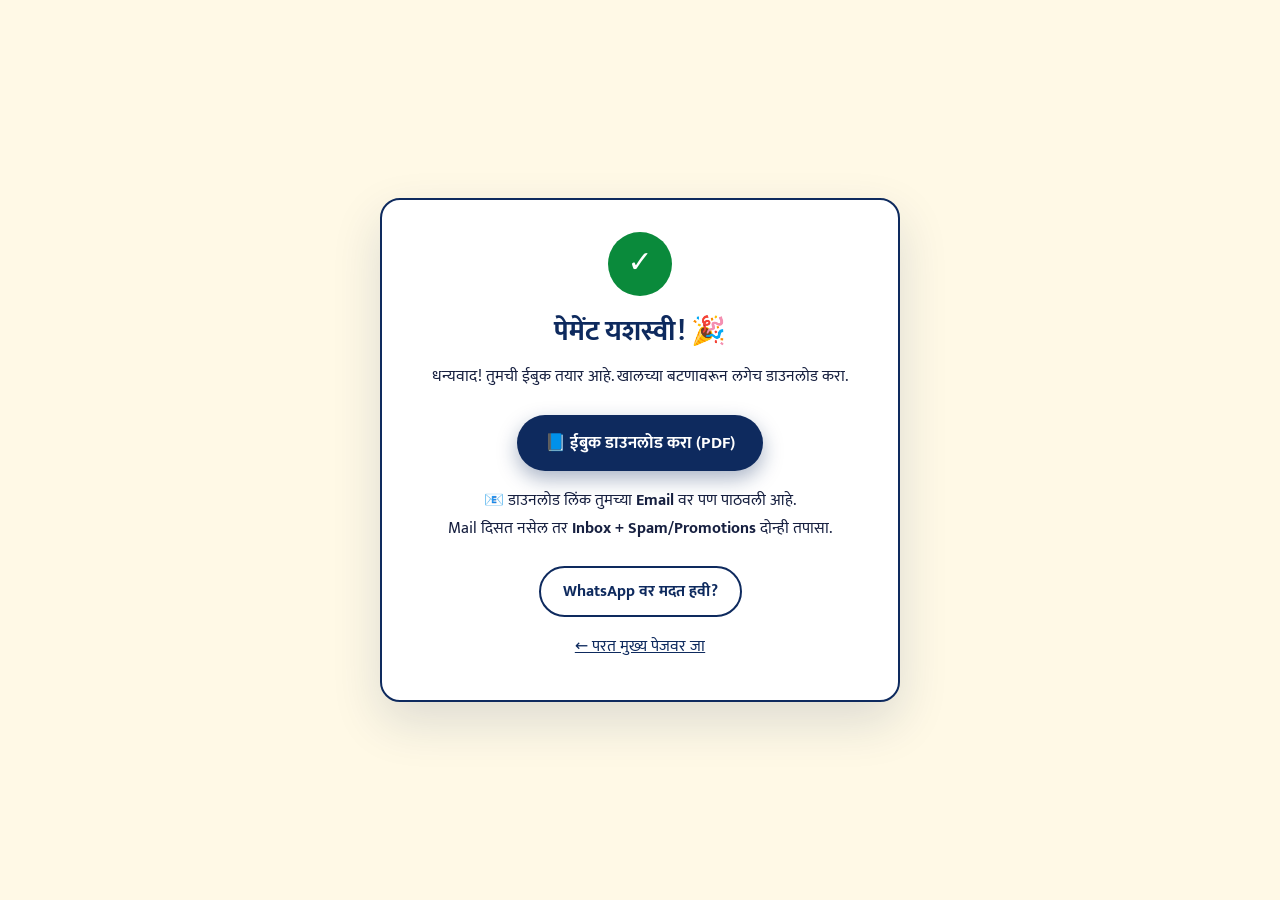
<file: loan/thankyou.html>
<!DOCTYPE html>
<html lang="mr">
<head>
  <meta charset="UTF-8" />
  <meta name="viewport" content="width=device-width, initial-scale=1.0" />
  <title>पेमेंट यशस्वी ✅ | ईबुक डाउनलोड करा</title>
  <meta name="description" content="तुमचे पेमेंट यशस्वी झाले. मराठी कर्ज नियोजन ईबुक लगेच डाउनलोड करा." />
  <link rel="preconnect" href="https://fonts.googleapis.com" />
  <link rel="preconnect" href="https://fonts.gstatic.com" crossorigin />
  <link href="https://fonts.googleapis.com/css2?family=Mukta:wght@400;500;600;700;800&family=Poppins:wght@400;500;600;700&display=swap" rel="stylesheet" />
  <link rel="stylesheet" href="./styles.css" />
  <!-- Meta Pixel Code -->
  <script>
  !function(f,b,e,v,n,t,s)
  {if(f.fbq)return;n=f.fbq=function(){n.callMethod?
  n.callMethod.apply(n,arguments):n.queue.push(arguments)};
  if(!f._fbq)f._fbq=n;n.push=n;n.loaded=!0;n.version='2.0';
  n.queue=[];t=b.createElement(e);t.async=!0;
  t.src=v;s=b.getElementsByTagName(e)[0];
  s.parentNode.insertBefore(t,s)}(window, document,'script',
  'https://connect.facebook.net/en_US/fbevents.js');
  fbq('init', '37602236219421478');
  fbq('track', 'PageView');
  fbq('track', 'Purchase', {value: 199, currency: 'INR'});
  </script>
  <noscript><img height="1" width="1" style="display:none"
  src="https://www.facebook.com/tr?id=37602236219421478&ev=PageView&noscript=1"
  /></noscript>
  <!-- End Meta Pixel Code -->
  <style>
    .thanks-wrap{min-height:100svh;display:grid;place-items:center;padding:24px 16px}
    .thanks-card{background:#fff;border:2px solid var(--navy);border-radius:20px;box-shadow:var(--shadow);max-width:520px;width:100%;padding:32px 28px;text-align:center}
    .thanks-card h1{color:var(--navy);font-size:28px;margin:12px 0 8px}
    .thanks-card p{color:var(--text);margin:8px 0}
    .thanks-card .btn{margin:16px 0 8px;text-decoration:none;display:inline-block}
  </style>
</head>
<body>
  <div class="thanks-wrap">
    <div class="thanks-card">
      <div class="success">✓</div>
      <h1>पेमेंट यशस्वी! 🎉</h1>
      <p>धन्यवाद! तुमची ईबुक तयार आहे. खालच्या बटणावरून लगेच डाउनलोड करा.</p>
      <p><a class="btn btn-gold btn-lg" id="dlBtn" href="https://drive.google.com/uc?export=download&id=1mglEzMCxZghhdqzgFVd2PZEw5SGXYvvZ">📘 ईबुक डाउनलोड करा (PDF)</a></p>
      <p class="muted">📧 डाउनलोड लिंक तुमच्या <strong>Email</strong> वर पण पाठवली आहे.<br />Mail दिसत नसेल तर <strong>Inbox + Spam/Promotions</strong> दोन्ही तपासा.</p>
      <p><a class="btn btn-ghost" href="https://wa.me/917028250948?text=%E0%A4%A8%E0%A4%AE%E0%A4%B8%E0%A5%8D%E0%A4%95%E0%A4%BE%E0%A4%B0%2C%20%E0%A4%AE%E0%A4%BE%E0%A4%9D%E0%A5%87%20%E0%A4%AA%E0%A5%87%E0%A4%AE%E0%A5%87%E0%A4%82%E0%A4%9F%20%E0%A4%9D%E0%A4%BE%E0%A4%B2%E0%A5%87%20%E0%A4%AA%E0%A4%A3%20PDF%20%E0%A4%AE%E0%A4%BF%E0%A4%B3%E0%A4%BE%E0%A4%B2%E0%A5%80%20%E0%A4%A8%E0%A4%BE%E0%A4%B9%E0%A5%80" target="_blank" rel="noopener">WhatsApp वर मदत हवी?</a></p>
      <p><a href="./">← परत मुख्य पेजवर जा</a></p>
    </div>
  </div>
</body>
</html>
</file>
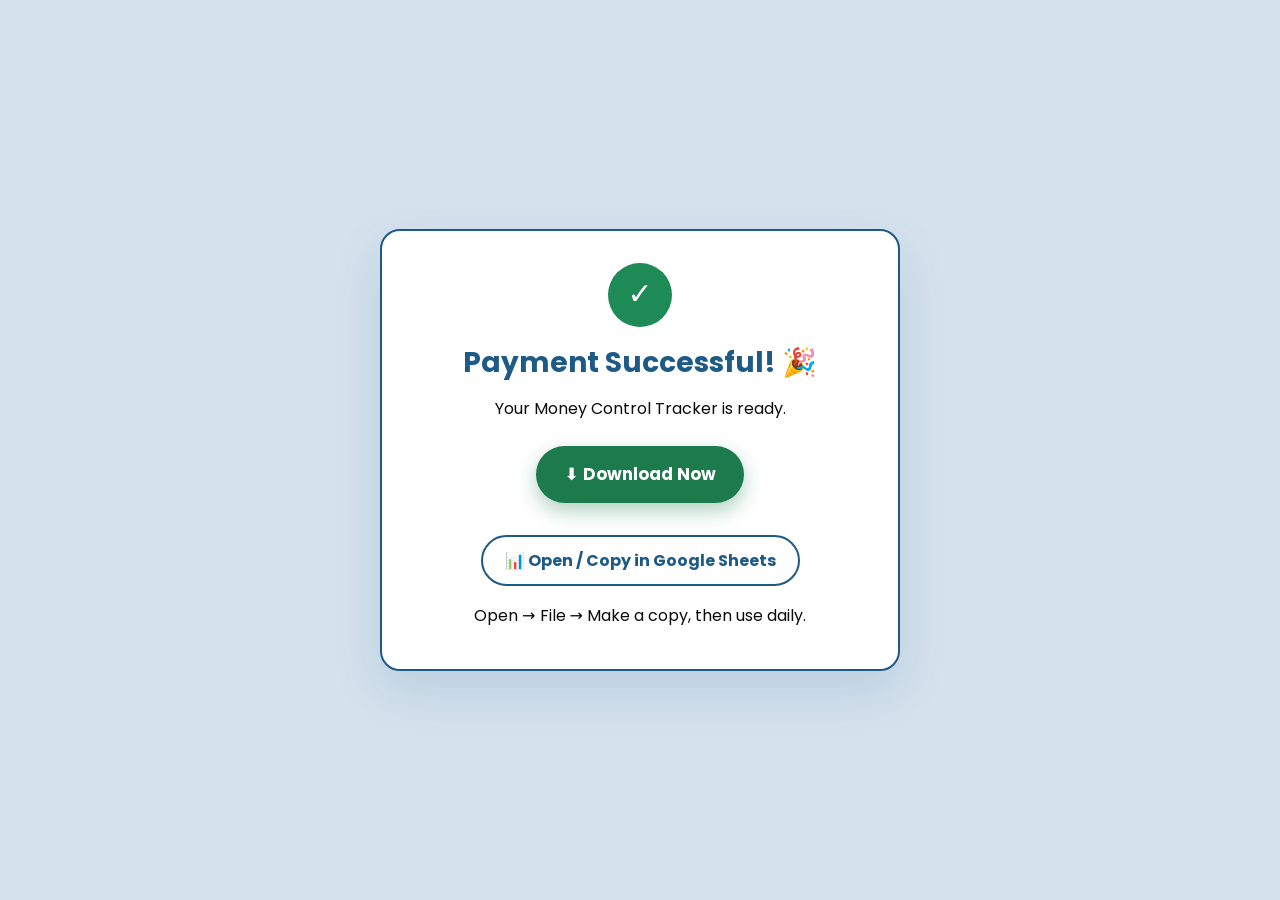
<file: money-control-tracker/thankyou.html>
<!DOCTYPE html>
<html lang="en">
<head><meta charset="UTF-8" /><meta name="viewport" content="width=device-width, initial-scale=1.0" />
<title>Payment Successful ✅ | Money Control Tracker</title>
<link href="https://fonts.googleapis.com/css2?family=Poppins:wght@400;600;700;800&display=swap" rel="stylesheet" />
<link rel="stylesheet" href="./styles.css" />
<script>!function(f,b,e,v,n,t,s){if(f.fbq)return;n=f.fbq=function(){n.callMethod?n.callMethod.apply(n,arguments):n.queue.push(arguments)};if(!f._fbq)f._fbq=n;n.push=n;n.loaded=!0;n.version='2.0';n.queue=[];t=b.createElement(e);t.async=!0;t.src=v;s=b.getElementsByTagName(e)[0];s.parentNode.insertBefore(t,s)}(window,document,'script','https://connect.facebook.net/en_US/fbevents.js');fbq('init','1085085530945256');fbq('track','PageView');fbq('track','Purchase',{value:199,currency:'INR'});</script>
<style>body{font-family:'Poppins',system-ui,sans-serif}.thanks-wrap{min-height:100svh;display:grid;place-items:center;padding:24px 16px}.thanks-card{background:#fff;border:2px solid var(--navy);border-radius:20px;box-shadow:var(--shadow);max-width:520px;width:100%;padding:32px 28px;text-align:center}.thanks-card h1{color:var(--navy);font-size:28px;margin:12px 0 8px}.thanks-card p{color:var(--text);margin:8px 0}.thanks-card .btn{margin:16px 0 8px;text-decoration:none;display:inline-block}</style>
</head>
<body><div class="thanks-wrap"><div class="thanks-card">
<div class="success">✓</div><h1>Payment Successful! 🎉</h1>
<p>Your Money Control Tracker is ready.</p>
<p><a class="btn btn-gold btn-lg" href="https://docs.google.com/spreadsheets/d/1PSJjsE1ufv5rDtkTcjXo2S7Hs_3i2aJw/export?format=xlsx">⬇️ Download Now</a></p>
<p><a class="btn btn-ghost" href="https://docs.google.com/spreadsheets/d/1PSJjsE1ufv5rDtkTcjXo2S7Hs_3i2aJw/copy" target="_blank" rel="noopener">📊 Open / Copy in Google Sheets</a></p>
<p class="muted">Open → File → Make a copy, then use daily.</p>
</div></div></body></html>
</file>
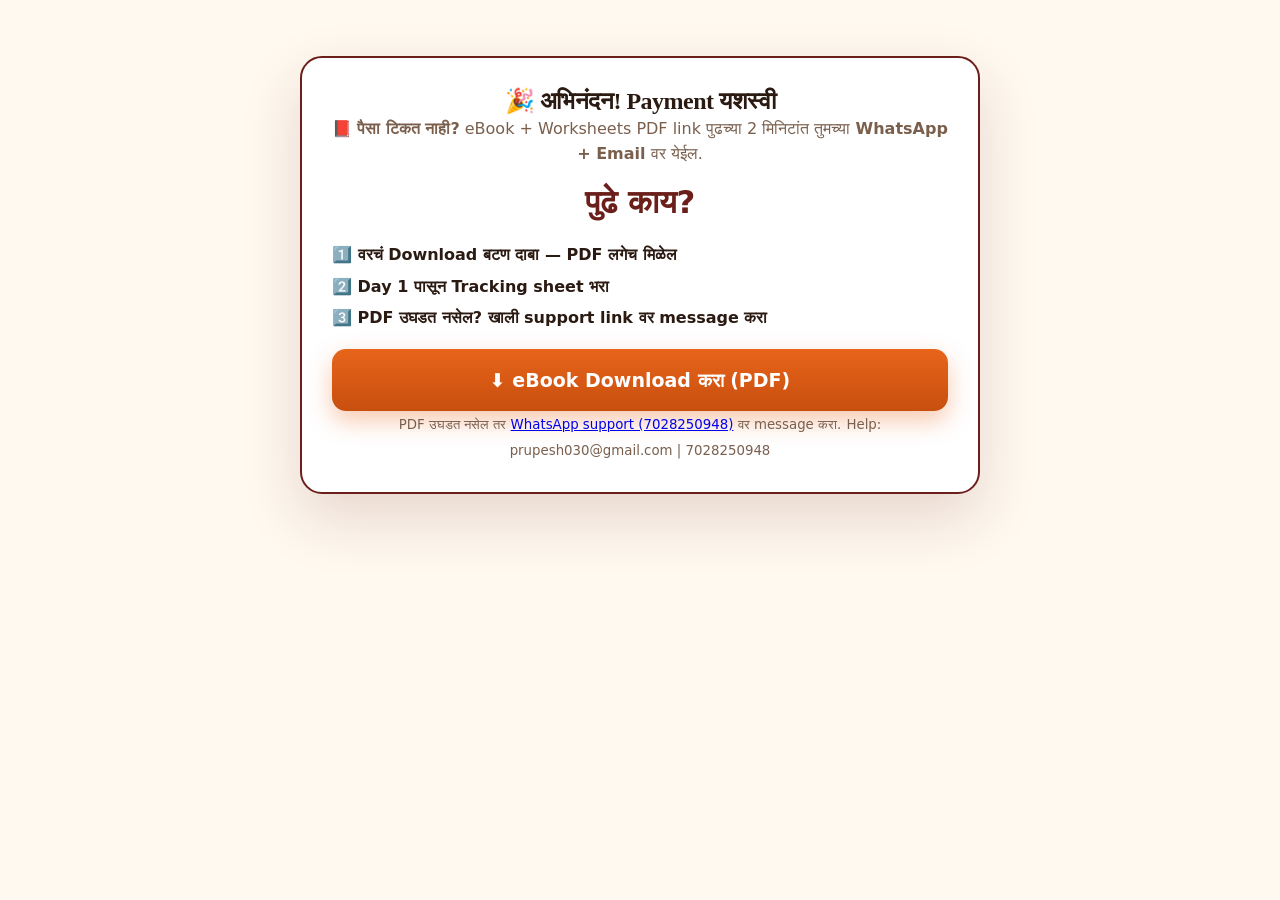
<file: pagar-ebook/thankyou.html>
<!DOCTYPE html>
<html lang="mr">
<head>
  <meta charset="UTF-8" />
  <meta name="viewport" content="width=device-width, initial-scale=1.0" />
  <title>धन्यवाद! PDF लगेच मिळवा | पैसा टिकत नाही?</title>
  <meta name="description" content="Payment यशस्वी! पैसा टिकत नाही मराठी eBook PDF WhatsApp + Email वर येईल." />
  <link rel="stylesheet" href="./styles.css" />
  <script>!function(f,b,e,v,n,t,s){if(f.fbq)return;n=f.fbq=function(){n.callMethod?n.callMethod.apply(n,arguments):n.queue.push(arguments)};if(!f._fbq)f._fbq=n;n.push=n;n.loaded=!0;n.version='2.0';n.queue=[];t=b.createElement(e);t.async=!0;t.src=v;s=b.getElementsByTagName(e)[0];s.parentNode.insertBefore(t,s)}(window,document,'script','https://connect.facebook.net/en_US/fbevents.js');fbq('init','1085085530945256');fbq('track','PageView');fbq('track','Purchase',{value:199,currency:'INR'});</script>
  <noscript><img height="1" width="1" style="display:none" src="https://www.facebook.com/tr?id=1085085530945256&ev=PageView&noscript=1" /></noscript>
</head>
<body>
  <div class="section"><div class="container narrow center">
    <div class="price-card">
      <h2>🎉 अभिनंदन! Payment यशस्वी</h2>
      <p class="muted">📕 <strong>पैसा टिकत नाही?</strong> eBook + Worksheets PDF link पुढच्या 2 मिनिटांत तुमच्या <strong>WhatsApp + Email</strong> वर येईल.</p>
      <div class="price"><strong style="font-size:32px">पुढे काय?</strong></div>
      <ul class="tick" style="text-align:left">
        <li>1️⃣ वरचं Download बटण दाबा — PDF लगेच मिळेल</li>
        <li>2️⃣ Day 1 पासून Tracking sheet भरा</li>
        <li>3️⃣ PDF उघडत नसेल? खाली support link वर message करा</li>
      </ul>
      <p><a class="btn btn-primary btn-block btn-lg" href="https://drive.google.com/uc?export=download&id=16Y3wZQq5erVGpKDUaa3vNb2DCgTP95Pa" target="_blank" rel="noopener">⬇️ eBook Download करा (PDF)</a></p>
      <small class="muted">PDF उघडत नसेल तर <a href="https://wa.me/917028250948?text=%E0%A4%A8%E0%A4%AE%E0%A4%B8%E0%A5%8D%E0%A4%95%E0%A4%BE%E0%A4%B0%2C%20%E0%A4%AE%E0%A4%B2%E0%A4%BE%20eBook%20PDF%20%E0%A4%AE%E0%A4%BF%E0%A4%B3%E0%A4%BE%E0%A4%B2%E0%A5%80%20%E0%A4%A8%E0%A4%BE%E0%A4%B9%E0%A5%80" target="_blank" rel="noopener">WhatsApp support (7028250948)</a> वर message करा.</small>
      <small class="muted">Help: prupesh030@gmail.com | 7028250948</small>
    </div>
  </div></div>
</body>
</html>
</file>
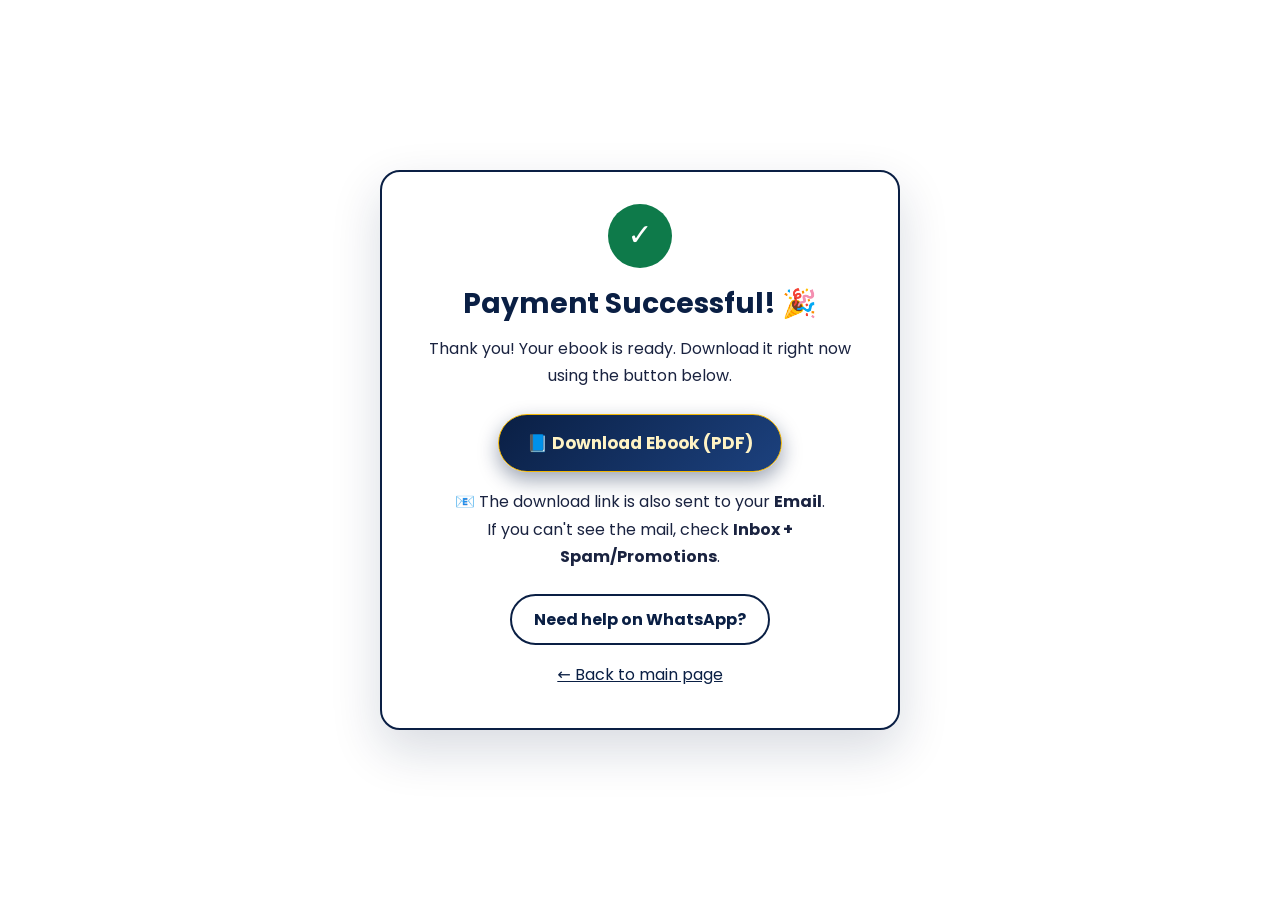
<file: share-market-hindi/thankyou.html>
<!DOCTYPE html>
<html lang="en">
<head>
  <meta charset="UTF-8" />
  <meta name="viewport" content="width=device-width, initial-scale=1.0" />
  <title>Payment Successful ✅ | Download Your Ebook</title>
  <meta name="description" content="Your payment was successful. Download the Share Market Mastery (Hindi) ebook instantly." />
  <link rel="preconnect" href="https://fonts.googleapis.com" />
  <link rel="preconnect" href="https://fonts.gstatic.com" crossorigin />
  <link href="https://fonts.googleapis.com/css2?family=Poppins:wght@400;500;600;700;800&display=swap" rel="stylesheet" />
  <link rel="stylesheet" href="./styles.css" />
  <!-- Meta Pixel Code -->
  <script>
  !function(f,b,e,v,n,t,s)
  {if(f.fbq)return;n=f.fbq=function(){n.callMethod?
  n.callMethod.apply(n,arguments):n.queue.push(arguments)};
  if(!f._fbq)f._fbq=n;n.push=n;n.loaded=!0;n.version='2.0';
  n.queue=[];t=b.createElement(e);t.async=!0;
  t.src=v;s=b.getElementsByTagName(e)[0];
  s.parentNode.insertBefore(t,s)}(window, document,'script',
  'https://connect.facebook.net/en_US/fbevents.js');
  fbq('init', '1085085530945256');
  fbq('track', 'PageView');
  fbq('track', 'Purchase', {value: 199, currency: 'INR'});
  </script>
  <noscript><img height="1" width="1" style="display:none"
  src="https://www.facebook.com/tr?id=1085085530945256&ev=PageView&noscript=1"
  /></noscript>
  <!-- End Meta Pixel Code -->
  <style>
    body{font-family:'Poppins',system-ui,sans-serif}
    .thanks-wrap{min-height:100svh;display:grid;place-items:center;padding:24px 16px}
    .thanks-card{background:#fff;border:2px solid var(--navy);border-radius:20px;box-shadow:var(--shadow);max-width:520px;width:100%;padding:32px 28px;text-align:center}
    .thanks-card h1{color:var(--navy);font-size:28px;margin:12px 0 8px}
    .thanks-card p{color:var(--text);margin:8px 0}
    .thanks-card .btn{margin:16px 0 8px;text-decoration:none;display:inline-block}
  </style>
</head>
<body>
  <div class="thanks-wrap">
    <div class="thanks-card">
      <div class="success">✓</div>
      <h1>Payment Successful! 🎉</h1>
      <p>Thank you! Your ebook is ready. Download it right now using the button below.</p>
      <p><a class="btn btn-gold btn-lg" id="dlBtn" href="https://drive.google.com/uc?export=download&id=1MrssyPeLd9mPHiDlvhiuvYlBeDhvWLkC">📘 Download Ebook (PDF)</a></p>
      <p class="muted">📧 The download link is also sent to your <strong>Email</strong>.<br />If you can't see the mail, check <strong>Inbox + Spam/Promotions</strong>.</p>
      <p><a class="btn btn-ghost" href="https://wa.me/917028250948?text=Hi%2C%20I%20paid%20for%20the%20Share%20Market%20ebook%20but%20did%20not%20get%20the%20PDF" target="_blank" rel="noopener">Need help on WhatsApp?</a></p>
      <p><a href="./">← Back to main page</a></p>
    </div>
  </div>
</body>
</html>
</file>
<file: kids/styles.css>
:root{
  --primary:#6C3CE0; --primary2:#8B5CF6;
  --cta:#FF6B35; --cta2:#F94F10;
  --yellow:#FFC93C; --teal:#0EA5A5; --pink:#EC4899;
  --bg:#FFF6E9; --cream:#FFFBF2; --card:#ffffff; --text:#2B2350;
  --muted:#6B6584; --border:#F3DFAE; --radius:20px;
  --shadow:0 20px 50px rgba(108,60,224,.16);
}
*{box-sizing:border-box}
html{scroll-behavior:smooth}
body{margin:0;font-family:'Poppins','Baloo 2',system-ui,sans-serif;color:var(--text);background:var(--cream);line-height:1.7}
.container{max-width:1080px;margin:0 auto;padding:0 20px}
.narrow{max-width:760px}
.center{text-align:center}
.muted{color:var(--muted)}
a{color:var(--primary)}

/* Sliding category ticker with brand */
.ticker{background:linear-gradient(90deg,var(--primary),var(--cta));color:#fff;overflow:hidden;white-space:nowrap;padding:6px 0;font-weight:700;font-size:14px;display:flex;align-items:center}
.ticker-brand{display:inline-flex;align-items:center;align-self:stretch;gap:6px;flex-shrink:0;background:#fff;color:var(--primary);font-size:13px;padding:6px 12px 6px 6px;border-radius:0 999px 999px 0;margin:0 10px 0 0;z-index:2}
.ticker-brand img{height:22px;width:22px;object-fit:cover;border-radius:0}
.ticker-track{display:inline-flex;animation:slide 22s linear infinite}
.ticker-track span{padding-right:8px}
@keyframes slide{from{transform:translateX(0)}to{transform:translateX(-50%)}}

/* Buttons */
.btn{border:0;border-radius:999px;padding:10px 22px;font-weight:700;font-family:inherit;cursor:pointer;transition:.2s;text-decoration:none;display:inline-block}
.btn-lg{font-size:17px;padding:14px 28px}
.btn-block{width:100%}
.btn-cta{background:linear-gradient(180deg,var(--cta),var(--cta2));color:#fff;box-shadow:0 10px 24px rgba(249,79,16,.4)}
.btn-cta:hover{transform:translateY(-1px) scale(1.02)}
.btn-dark{background:var(--primary);color:#fff}
.btn-dark:hover{background:var(--primary2)}
.btn:focus-visible,.faq-q:focus-visible,.modal-close:focus-visible{outline:3px solid var(--cta);outline-offset:2px}

/* Hero */
.hero{position:relative;color:var(--text);overflow:hidden;background:linear-gradient(180deg,#FFFBF2 0%,#FFF3D6 55%,#FFE9B8 100%);padding:24px 0;min-height:calc(100svh - 63px);display:flex;align-items:center}
.hero-bg{position:absolute;inset:0;pointer-events:none}
.hero-bg .float{position:absolute;font-size:44px;opacity:.35;animation:bob 4s ease-in-out infinite}
.f1{top:8%;left:4%}.f2{top:12%;right:6%;animation-delay:.6s}.f3{bottom:14%;left:6%;animation-delay:1.2s}
.f4{bottom:10%;right:8%;animation-delay:1.8s}.f5{top:48%;left:1%;animation-delay:2.4s}.f6{top:44%;right:2%;animation-delay:3s}
@keyframes bob{0%,100%{transform:translateY(0) rotate(-6deg)}50%{transform:translateY(-14px) rotate(6deg)}}
.hero-grid{position:relative;display:grid;grid-template-columns:1fr 1fr;gap:28px;align-items:center;width:100%}
.pill{display:inline-block;background:#fff;border:2px solid var(--primary);color:var(--primary);padding:6px 14px;border-radius:999px;font-size:14px;font-weight:800}
.hero-timer{margin-bottom:12px}
.hero-timer .offer-text{display:block;font-weight:800;font-size:15px;color:#C2410C;margin-bottom:8px}
.offer-bar{display:none}
.cd{display:flex;align-items:flex-start;gap:6px}
.cd-box{background:#fff;color:var(--primary);border:2px solid var(--yellow);border-radius:12px;min-width:56px;padding:4px 8px 3px;text-align:center;line-height:1.2}
.cd-box strong{display:block;font-size:20px;font-variant-numeric:tabular-nums;letter-spacing:1px}
.cd-box small{font-size:11px;font-weight:700;color:var(--muted)}
.cd-sep{color:var(--cta);font-weight:800;font-size:20px;line-height:1.6}
.hero h1{font-family:'Baloo 2','Poppins',sans-serif;font-size:44px;line-height:1.15;margin:12px 0;color:var(--primary)}
.hero h1 .hl{color:var(--cta);background:var(--yellow);padding:0 12px;border-radius:14px;display:inline-block;transform:rotate(-2deg)}
.lead{font-size:18px;margin:0 0 8px}
.chip-row{display:flex;gap:8px;flex-wrap:wrap;margin:12px 0}
.chip{font-size:13px;font-weight:700;padding:5px 12px;border-radius:999px;background:#fff;border:2px solid}
.c-blue{border-color:#3B82F6;color:#1D4ED8}.c-saffron{border-color:#F59E0B;color:#B45309}
.c-teal{border-color:#14B8A6;color:#0F766E}.c-pink{border-color:#EC4899;color:#BE185D}
.c-red{border-color:#EF4444;color:#B91C1C}.c-violet{border-color:#8B5CF6;color:#6D28D9}
.hero-cta{display:flex;gap:12px;flex-wrap:wrap;margin:16px 0 8px}
.buy-card{display:flex;gap:14px;align-items:center;background:#fff;border:2px dashed var(--cta);border-radius:20px;padding:14px 20px;margin-bottom:12px;max-width:420px}
.buy-icon{font-size:40px}
.buy-card strong{display:block;font-size:32px;line-height:1.1;font-variant-numeric:tabular-nums;letter-spacing:.5px}
.buy-card small{font-size:15px;color:var(--muted);font-weight:600;line-height:1.4}
.trust{display:flex;gap:16px;flex-wrap:wrap;font-size:14px;font-weight:600}

/* Cover card — light worksheet-mockup look */
.hero-card{background:#fff;border-radius:var(--radius);overflow:hidden;box-shadow:var(--shadow);border:3px solid var(--primary);max-width:440px;width:100%;justify-self:center}
.sheet-pack{background:linear-gradient(180deg,#fff 0%,#FFF7E0 100%);padding:22px 18px 18px;text-align:center;position:relative;border-bottom:5px solid var(--yellow)}
.pack-badge{display:inline-block;background:var(--yellow);color:#4C1D95;font-size:11px;font-weight:800;padding:4px 12px;border-radius:999px;letter-spacing:1px}
.sheet-pack h2{margin:10px 0 2px;font-size:24px;line-height:1.25;font-family:'Baloo 2',sans-serif;color:var(--primary)}
.pack-sub{color:var(--cta);font-weight:700;margin:0 0 12px;font-size:14px}
.sheet-grid{display:grid;grid-template-columns:repeat(3,1fr);gap:10px;margin:0 0 12px}
.sheet{border-radius:12px;padding:10px 6px;background:#fff;border:2px solid;display:flex;flex-direction:column;gap:2px;align-items:center;min-height:104px;justify-content:center}
.sheet-tag{font-size:10px;font-weight:700;text-transform:uppercase;letter-spacing:.5px;opacity:.7}
.sheet-big{font-family:'Baloo 2';font-weight:800;font-size:22px;line-height:1}
.sheet-lines{display:block;width:80%;height:14px;background:repeating-linear-gradient(180deg,transparent 0 3px,currentColor 3px 4px);opacity:.3}
.sheet-dots{font-size:12px}
.sheet-draw{font-size:18px;line-height:1.3}
.s-blue{border-color:#3B82F6;color:#1D4ED8;background:#EFF6FF}
.s-teal{border-color:#14B8A6;color:#0F766E;background:#ECFDF5}
.s-saffron{border-color:#F59E0B;color:#B45309;background:#FFFBEB}
.s-red{border-color:#EF4444;color:#B91C1C;background:#FEF2F2}
.s-pink{border-color:#EC4899;color:#BE185D;background:#FDF2F8}
.s-violet{border-color:#8B5CF6;color:#6D28D9;background:#F5F3FF}
.pack-ages{display:flex;gap:6px;justify-content:center;margin-bottom:10px}
.pack-ages span{font-size:11px;font-weight:700;background:var(--primary);color:#fff;padding:3px 10px;border-radius:999px}
.pack-author{font-weight:800;letter-spacing:2px;font-size:12px;color:var(--muted)}
.hero-card-foot{padding:18px;text-align:center}
.hero-card-foot small{color:var(--muted)}
.mini-price{font-size:20px;margin-bottom:6px}.mini-price s{color:var(--muted)}.mini-price strong{font-size:30px;color:var(--cta)}
.stars{margin-bottom:12px;font-size:15px}.stars small{color:var(--muted)}

/* Demo slider — infinite auto-scroll */
.demo{padding-bottom:40px}
.slider{overflow:hidden;max-width:1200px;margin:0 auto;padding:6px 0 10px;-webkit-mask-image:linear-gradient(90deg,transparent,#000 6%,#000 94%,transparent);mask-image:linear-gradient(90deg,transparent,#000 6%,#000 94%,transparent)}
.track{display:flex;gap:14px;width:max-content;animation:slide 30s linear infinite}
.slider:hover .track{animation-play-state:paused}
@keyframes slide{to{transform:translateX(-50%)}}
.slider.reverse{margin-top:14px}
.slider.reverse .track{animation:slide-rev 34s linear infinite}
.slider.reverse:hover .track{animation-play-state:paused}
@keyframes slide-rev{from{transform:translateX(-50%)}to{transform:none}}
.slide{margin:0;background:#fff;border:2px solid var(--border);border-radius:16px;overflow:hidden;box-shadow:0 10px 24px rgba(108,60,224,.12);flex-shrink:0}
.slide img{display:block;height:320px;width:auto;object-fit:cover;background:#f4f1ff}
.slide figcaption{text-align:center;font-size:13px;font-weight:700;color:var(--primary);padding:8px 10px;background:#fff}
@media(prefers-reduced-motion:reduce){.track{animation:none;flex-wrap:wrap;width:auto;justify-content:center}}

/* Sections */
.section{padding:60px 0;background:var(--cream)}
.section.alt{background:var(--bg)}
.section.dark{background:linear-gradient(140deg,#4C1D95,#6C3CE0);color:#fff}
.sec-title{font-family:'Baloo 2',sans-serif;font-size:32px;margin:0 0 8px;text-align:center;color:var(--primary)}
.section.dark .sec-title,.section.dark h2{color:#fff}
.sec-sub{text-align:center;color:#444;font-size:18px;margin:0 0 28px}
.grid-2{display:grid;grid-template-columns:1fr 1fr;gap:24px}
.check-list{list-style:none;margin:0;padding:0;display:grid;gap:12px}
.check-list li{background:var(--card);border:2px solid var(--border);border-radius:14px;padding:14px 16px;box-shadow:0 6px 16px rgba(0,0,0,.05);font-weight:600}
.check-list li::before{content:"✔ ";color:var(--teal);font-weight:800}
.quote-card{background:#fff;color:var(--text);border:3px solid var(--yellow);border-radius:var(--radius);padding:28px;display:flex;flex-direction:column;justify-content:center;font-size:20px}
.flow{margin-top:16px;background:var(--yellow);border:2px dashed var(--primary);color:var(--primary);padding:10px 14px;border-radius:12px;font-weight:800;text-align:center}
.flow.large{font-size:20px;background:rgba(255,255,255,.2);color:#fff;border-color:var(--yellow)}
.proof-strip{background:var(--primary);color:#fff;border-top:4px solid var(--yellow);border-bottom:4px solid var(--yellow)}
.proof-inner{display:flex;gap:18px;justify-content:space-between;flex-wrap:wrap;padding:12px 20px;font-size:15px}
.proof-inner strong{color:var(--yellow)}

/* Category cards */
.cards{display:grid;grid-template-columns:repeat(3,1fr);gap:16px}
.card{background:var(--card);border:2px solid var(--border);border-radius:16px;padding:20px;font-size:26px;box-shadow:0 8px 20px rgba(0,0,0,.06)}
.card p{font-size:16px;margin:10px 0 0}
.card.wide{grid-column:span 3;text-align:center;background:linear-gradient(120deg,#FFF7D6,#FFE9B8);border-color:var(--yellow)}
.cat-num{font-family:'Baloo 2';font-weight:800;font-size:30px}
.cat-blue{border-top:6px solid #3B82F6}.cat-blue .cat-num{color:#1D4ED8}
.cat-saffron{border-top:6px solid #F59E0B}.cat-saffron .cat-num{color:#B45309}
.cat-teal{border-top:6px solid #14B8A6}.cat-teal .cat-num{color:#0F766E}
.cat-pink{border-top:6px solid #EC4899}.cat-pink .cat-num{color:#BE185D}
.cat-red{border-top:6px solid #EF4444}.cat-red .cat-num{color:#B91C1C}
.cat-violet{border-top:6px solid #8B5CF6}.cat-violet .cat-num{color:#6D28D9}
.steps{grid-template-columns:repeat(4,1fr)}
.inside-grid{display:grid;grid-template-columns:repeat(5,1fr);gap:14px}
.inside{background:#fff;border:2px solid var(--border);border-radius:16px;padding:18px;text-align:center;font-size:32px}
.inside h3{font-size:16px;margin:8px 0 4px}.inside p{font-size:13px;color:var(--muted);margin:0}
.price-box{margin-top:26px;background:linear-gradient(140deg,#4C1D95,#6C3CE0);color:#fff;border-radius:20px;padding:26px;display:flex;align-items:center;justify-content:space-between;gap:18px;flex-wrap:wrap;border-bottom:6px solid var(--yellow)}
.price{font-size:22px}.price strong{font-size:36px;color:var(--yellow)}
.off{background:var(--cta);color:#fff;font-size:12px;padding:4px 10px;border-radius:999px;vertical-align:middle}
.price-cta{display:grid;gap:8px;justify-items:end;text-align:right}
.price-cta small{color:#FFE9A8}
.offer-note{color:var(--yellow);font-weight:700}
.quote-note{display:block;margin-top:12px;font-size:13px;color:var(--muted)}
.muted-light{color:#FFE9A8}

/* Reviews / author */
.reviews{display:grid;grid-template-columns:repeat(3,1fr);gap:16px}
.review{background:#fff;border:2px solid var(--border);border-radius:16px;padding:20px;box-shadow:0 8px 20px rgba(0,0,0,.06)}
.r-stars{font-size:15px;margin-bottom:8px}
.review p{font-size:15px;margin:0 0 10px}
.review strong{color:var(--primary);font-size:14px}
.author-box{display:flex;gap:18px;align-items:flex-start;background:#fff;border:2px solid var(--border);border-radius:18px;padding:24px;box-shadow:0 8px 20px rgba(0,0,0,.06)}
.avatar{width:42px;height:42px;border-radius:50%;background:var(--primary);color:#fff;display:grid;place-items:center;font-weight:800}
.avatar.big{width:64px;height:64px;font-size:22px;flex-shrink:0}
.author-box h3{margin:0 0 6px;color:var(--primary);font-size:22px}
.author-box p{margin:0}
.note-list{background:#fff;border:2px solid var(--border);border-radius:16px;padding:22px 26px}

/* FAQ */
.faq{border:2px solid var(--border);border-radius:14px;margin-bottom:12px;overflow:hidden;background:#fff}
.faq-q{width:100%;background:none;border:0;padding:16px 18px;font-size:17px;font-weight:700;font-family:inherit;display:flex;justify-content:space-between;cursor:pointer;color:var(--text)}
.faq-a{max-height:0;overflow:hidden;transition:max-height .25s ease;padding:0 18px;color:var(--muted)}
.faq.open .faq-a{max-height:220px;padding-bottom:16px}

/* Footer / sticky / modal */
.footer{background:#2B2350;color:#FFE9A8;padding:18px 0;font-size:14px;border-top:4px solid var(--yellow)}
.foot-inner{display:flex;justify-content:space-between;gap:10px;flex-wrap:wrap}
.sticky-bar{position:fixed;bottom:12px;left:50%;transform:translateX(-50%) translateY(120px);background:var(--primary);color:#fff;border:3px solid var(--yellow);border-radius:999px;padding:10px 10px 10px 20px;display:flex;gap:16px;align-items:center;box-shadow:var(--shadow);transition:.3s;z-index:45;width:min(94vw,560px);justify-content:space-between}
.sticky-bar.show{transform:translateX(-50%) translateY(0)}
.sticky-bar s{color:#DDD6FE}
.modal-backdrop{position:fixed;inset:0;background:rgba(43,35,80,.65);display:grid;place-items:center;padding:16px;opacity:0;pointer-events:none;transition:.25s;z-index:60}
.modal-backdrop.open{opacity:1;pointer-events:auto}
.modal{background:#fff;border-radius:20px;max-width:440px;width:100%;padding:26px;position:relative;transform:translateY(12px);border-top:8px solid var(--yellow)}
.modal-backdrop.open .modal{transform:none}
.modal-close{position:absolute;top:12px;right:12px;border:0;background:#f1f5f9;border-radius:50%;width:32px;height:32px;cursor:pointer}
.modal-product{display:flex;gap:12px;background:var(--bg);border:2px solid var(--border);border-radius:14px;padding:12px;margin:14px 0}
.modal-product small{color:var(--muted)}
.rzp-wrap{text-align:center;margin:12px 0}

@media(max-width:900px){
  .hero-timer{display:none}
  .offer-bar{display:block;position:sticky;top:0;z-index:50;background:var(--primary);color:#fff;border-bottom:3px solid var(--yellow)}
  .offer-bar-inner{display:flex;flex-direction:column;align-items:center;gap:8px;padding:10px 12px;text-align:center}
  .offer-bar .offer-text{font-weight:800;font-size:15px;color:var(--yellow)}
  .offer-bar .cd-sep{color:var(--yellow)}
  .cd-box{min-width:48px}
  .cd-box strong{font-size:17px}
  .hero{min-height:auto;padding:28px 0}
  .hero-grid,.grid-2{grid-template-columns:1fr}
  .hero h1{font-size:34px}
  .hero-card{max-width:420px;margin:0 auto}
  .cards{grid-template-columns:1fr}
  .reviews{grid-template-columns:1fr}
  .author-box{flex-direction:column}
  .price-cta{justify-items:stretch;text-align:center}
  .proof-inner{justify-content:center;text-align:center}
  .card.wide{grid-column:span 1}
  .inside-grid{grid-template-columns:repeat(2,1fr)}
  .steps{grid-template-columns:1fr 1fr}
  .slide img{height:240px}
  .sheet-pack{padding:14px 12px 12px}
  .sheet-pack h2{font-size:19px}
  .pack-sub{font-size:12px;margin-bottom:8px}
  .sheet-grid{gap:8px;margin-bottom:8px}
  .sheet{min-height:78px;padding:6px 4px}
  .sheet-tag{display:none}
  .sheet-big{font-size:17px}
  .sheet-draw{font-size:15px}
  .pack-ages{margin-bottom:8px}
  .pack-ages span{font-size:10px;padding:2px 8px}
  .pack-author{font-size:11px}
  .hero-card-foot{padding:14px}
  .mini-price strong{font-size:26px}
  .ticker{font-size:12px}
  .ticker-brand{font-size:11px;margin:0 8px 0 0}
  .ticker-brand img{height:20px;width:20px}
  .section{padding:44px 0}
}
</file>
<file: loan/styles.css>
:root{
  --navy:#0e2a5e; --navy2:#15387c; --gold:#0e2a5e; --gold2:#15387c;
  --yellow:#ffcf2e; --highlight:#ffcf2e;
  --green:#0a8a3b; --green2:#0e9f46;
  --bg:#fdf3d2; --cream:#fff9e6; --card:#ffffff; --text:#172040;
  --muted:#5d657a; --border:#eed9a3; --radius:18px;
  --shadow:0 20px 50px rgba(14,42,94,.14);
}
*{box-sizing:border-box}
html{scroll-behavior:smooth}
body{margin:0;font-family:'Mukta','Poppins',system-ui,sans-serif;color:var(--text);background:var(--cream);line-height:1.7}
.container{max-width:1080px;margin:0 auto;padding:0 20px}
.narrow{max-width:760px}
.center{text-align:center}
.muted{color:var(--muted)}
a{color:var(--navy)}

/* Sliding loan-types ticker with brand */
.ticker{background:linear-gradient(90deg,var(--navy),var(--green));color:#fff;overflow:hidden;white-space:nowrap;padding:6px 0;font-weight:700;font-size:14px;display:flex;align-items:center}
.ticker-brand{display:inline-flex;align-items:center;align-self:stretch;gap:6px;flex-shrink:0;background:#fff;color:var(--navy);font-size:13px;padding:6px 12px 6px 6px;border-radius:0 999px 999px 0;margin:0 10px 0 0;z-index:2}
.ticker-brand img{height:22px;width:22px;object-fit:cover;border-radius:0}
.ticker-track{display:inline-flex;animation:slide 25s linear infinite}
.ticker-track span{padding-right:8px}
@keyframes slide{from{transform:translateX(0)}to{transform:translateX(-50%)}}

/* Topbar - light cream like reference image */
.topbar{position:sticky;top:0;z-index:40;background:rgba(255,249,230,.96);backdrop-filter:blur(8px);color:var(--navy);border-bottom:1px solid var(--border)}
.topbar-inner{display:flex;align-items:center;justify-content:space-between;padding:10px 20px}
.brand{display:flex;gap:12px;align-items:center}
.avatar{width:42px;height:42px;border-radius:50%;background:var(--navy);color:#fff;display:grid;place-items:center;font-weight:800}
.brand small{display:block;color:var(--green);font-size:12px;font-weight:700}
.brand strong{font-size:15px;letter-spacing:.4px;color:var(--navy)}

/* Buttons */
.btn{border:0;border-radius:999px;padding:10px 22px;font-weight:700;font-family:inherit;cursor:pointer;transition:.2s}
.btn-sm{font-size:14px}
.btn-lg{font-size:17px;padding:14px 28px}
.btn-block{width:100%}
.btn-gold{background:var(--navy);color:#fff;box-shadow:0 8px 20px rgba(14,42,94,.35)}
.btn-gold:hover{transform:translateY(-1px);background:var(--navy2)}
.btn-yellow{background:var(--yellow);color:var(--navy);box-shadow:0 8px 20px rgba(255,207,46,.35)}
.btn-yellow:hover{transform:translateY(-1px);filter:brightness(1.05)}
.btn-ghost{background:#fff;color:var(--navy);border:2px solid var(--navy)}
.btn-dark{background:var(--navy);color:#fff}
.btn:focus-visible,.faq-q:focus-visible,.modal-close:focus-visible{outline:3px solid #2563eb;outline-offset:2px}

/* Hero - cream theme like reference image, fits single viewport */
.hero{position:relative;color:var(--navy);overflow:hidden;background:linear-gradient(180deg,#fff9e6 0%,#fdf3d2 60%,#fbeabb 100%);padding:24px 0;min-height:calc(100svh - 63px);display:flex;align-items:center}
.hero-bg{position:absolute;inset:0;background:radial-gradient(800px 400px at 20% 10%,rgba(255,207,46,.35),transparent),radial-gradient(700px 380px at 90% 20%,rgba(10,138,59,.12),transparent)}
.hero-grid{position:relative;display:grid;grid-template-columns:1.1fr .9fr;gap:28px;align-items:center;width:100%}
.pill{display:inline-block;background:#fff;border:1px solid var(--border);color:var(--navy);padding:6px 14px;border-radius:999px;font-size:14px;font-weight:700}
/* Hero countdown — navy/yellow theme, above pill (PC) */
.hero-timer{margin-bottom:12px}
.hero-timer .offer-text{display:block;font-weight:800;font-size:15px;color:#9a3412;margin-bottom:8px}
/* Mobile sticky timer header — hidden on PC */
.offer-bar{display:none}
.cd{display:flex;align-items:flex-start;gap:6px}
.cd-box{background:#fff;color:var(--navy);border:1px solid var(--border);border-radius:12px;min-width:56px;padding:4px 8px 3px;text-align:center;line-height:1.2}
.cd-box strong{display:block;font-size:20px;font-variant-numeric:tabular-nums;letter-spacing:1px}
.cd-box small{font-size:11px;font-weight:700;color:var(--muted)}
.cd-sep{color:var(--navy);font-weight:800;font-size:20px;line-height:1.6}
.hero h1{font-size:44px;line-height:1.15;margin:12px 0;color:var(--navy)}
.hero h1 .green{color:var(--green)}
.lead{font-size:18px;color:#111;font-weight:600;margin:0 0 8px}
.hero-cta{display:flex;gap:12px;flex-wrap:wrap;margin:16px 0 8px}
.buy-card{display:flex;gap:14px;align-items:center;background:#eafaf0;border:2px solid #bfe6cc;border-radius:20px;padding:14px 20px;margin-bottom:12px;max-width:420px}
.buy-icon{width:52px;height:52px;flex-shrink:0;border-radius:14px;background:#d3efdd;color:#0a8a3b;display:grid;place-items:center}
.buy-card strong{display:block;font-size:32px;line-height:1.1;color:#231f20;font-variant-numeric:tabular-nums;letter-spacing:.5px}
.buy-card small{font-size:15px;color:#6b6259;font-weight:600;line-height:1.4}
.trust{display:flex;gap:16px;flex-wrap:wrap;color:var(--text);font-size:14px;font-weight:600}

/* eBook card - cropped book image, fits viewport */
.hero-card{background:#fff;color:var(--text);border-radius:var(--radius);overflow:hidden;box-shadow:var(--shadow);border:2px solid var(--navy);max-width:360px;width:100%;justify-self:center}
.ebook-cover{background:#fff;padding:0;text-align:center;position:relative;border-bottom:4px solid var(--navy);overflow:hidden}
.ebook-cover img{width:100%;height:auto;max-height:62svh;object-fit:contain;display:block;margin:0 auto}
.cover-badge{position:absolute;top:14px;left:14px;background:var(--yellow);color:var(--navy);font-size:11px;font-weight:800;padding:4px 10px;border-radius:999px;letter-spacing:1px}
.cover-emoji{font-size:56px}
.ebook-cover h2{margin:8px 0;font-size:30px;line-height:1.3;color:var(--navy)}
.ebook-cover p{color:var(--green);font-weight:700}
.cover-author{margin-top:12px;font-weight:800;letter-spacing:2px;font-size:13px;color:var(--navy)}
.cover-price{margin-top:8px;font-size:22px}.cover-price s{color:#92400e}.cover-price strong{color:var(--navy);font-size:30px}
.hero-card-foot{padding:18px;text-align:center}
.hero-card-foot small{color:var(--muted)}

/* Sections - cream / white alternating like reference */
.section{padding:60px 0;background:var(--cream)}
.section.alt{background:var(--bg)}
.section.dark{background:var(--navy);color:#fff}
.sec-title{font-size:32px;margin:0 0 8px;text-align:center;color:var(--navy)}
.section.dark .sec-title{color:#fff}
.sec-sub{text-align:center;color:#333;font-size:18px;margin:0 0 28px}
.section.dark .sec-sub{color:#ffe9a8}
.grid-2{display:grid;grid-template-columns:1fr 1fr;gap:24px}
.check-list{list-style:none;margin:0;padding:0;display:grid;gap:12px}
.check-list li{background:var(--card);border:1px solid var(--border);border-radius:14px;padding:14px 16px;box-shadow:0 6px 16px rgba(0,0,0,.05);color:var(--text);font-weight:600}
.check-list li::before{content:"✓ ";color:var(--green);font-weight:800}
.pain li::before{content:"✓ ";color:var(--green);font-weight:800}
.quote-card{background:var(--navy);color:#fff;border-radius:var(--radius);padding:28px;display:flex;flex-direction:column;justify-content:center;font-size:20px}
.flow{margin-top:16px;background:var(--yellow);border:1px dashed var(--navy);color:var(--navy);padding:10px 14px;border-radius:12px;font-weight:700;text-align:center}
.flow.large{font-size:20px;background:rgba(255,255,255,.15);color:#fff;border-color:var(--yellow)}
/* Proof strip */
.proof-strip{background:var(--navy);color:#fff;border-top:3px solid var(--yellow);border-bottom:3px solid var(--yellow)}
.proof-inner{display:flex;gap:18px;justify-content:space-between;flex-wrap:wrap;padding:12px 20px;font-size:15px}
.proof-inner strong{color:var(--yellow)}

/* Reviews */
.reviews{display:grid;grid-template-columns:repeat(3,1fr);gap:16px}
.review{background:#fff;border:1px solid var(--border);border-radius:16px;padding:20px;box-shadow:0 8px 20px rgba(0,0,0,.06)}
.r-stars{font-size:15px;margin-bottom:8px}
.review p{font-size:15px;margin:0 0 10px}
.review strong{color:var(--navy);font-size:14px}

/* Author */
.author-box{display:flex;gap:18px;align-items:flex-start;background:#fff;border:1px solid var(--border);border-radius:18px;padding:24px;box-shadow:0 8px 20px rgba(0,0,0,.06)}
.avatar.big{width:64px;height:64px;font-size:22px;flex-shrink:0}
.author-box h3{margin:0 0 6px;color:var(--navy);font-size:22px}
.author-box p{margin:0;color:var(--text)}

.mini-price{font-size:20px;margin-bottom:6px}.mini-price s{color:var(--muted)}.mini-price strong{font-size:30px;color:var(--navy)}
.stars{margin-bottom:12px;font-size:15px}.stars small{color:var(--muted)}
.price-cta{display:grid;gap:8px;justify-items:end;text-align:right}
.price-cta small{color:#ffe9a8}
.offer-note{color:var(--yellow);font-weight:700}
.quote-note{display:block;margin-top:12px;font-size:13px;color:#ffe9a8}
.muted-light{color:#ffe9a8}
.modal-product small{color:var(--muted)}

/* Cards */
.cards{display:grid;grid-template-columns:repeat(3,1fr);gap:16px}
.card{background:var(--card);border:1px solid var(--border);border-radius:16px;padding:20px;font-size:26px;color:var(--green);box-shadow:0 8px 20px rgba(0,0,0,.06)}
.card p{font-size:16px;margin:10px 0 0;color:var(--text)}
.card.wide{grid-column:span 3;text-align:center}
.inside-grid{display:grid;grid-template-columns:repeat(5,1fr);gap:14px}
.inside{background:#fff;border:1px solid var(--border);border-radius:16px;padding:18px;text-align:center;font-size:32px}
.inside h3{font-size:16px;margin:8px 0 4px}.inside p{font-size:13px;color:var(--muted);margin:0}
.price-box{margin-top:26px;background:var(--navy);color:#fff;border-radius:20px;padding:26px;display:flex;align-items:center;justify-content:space-between;gap:18px;flex-wrap:wrap;border-bottom:6px solid var(--yellow)}
.price{font-size:22px}.price strong{font-size:36px;color:var(--yellow)}
.off{background:var(--green);color:#fff;font-size:12px;padding:4px 10px;border-radius:999px;vertical-align:middle}
.note-list{background:#fff;border:1px solid var(--border);border-radius:16px;padding:22px 26px}

/* FAQ */
.faq{border:1px solid var(--border);border-radius:14px;margin-bottom:12px;overflow:hidden;background:#fff}
.faq-q{width:100%;background:none;border:0;padding:16px 18px;font-size:17px;font-weight:700;font-family:inherit;display:flex;justify-content:space-between;cursor:pointer}
.faq-a{max-height:0;overflow:hidden;transition:max-height .25s ease;padding:0 18px;color:var(--muted)}
.faq.open .faq-a{max-height:200px;padding-bottom:16px}

/* Footer */
.footer{background:var(--navy);color:#ffe9a8;padding:18px 0;font-size:14px;border-top:4px solid var(--yellow)}
.foot-inner{display:flex;justify-content:space-between;gap:10px;flex-wrap:wrap}

/* Sticky */
.sticky-bar{position:fixed;bottom:12px;left:50%;transform:translateX(-50%) translateY(120px);background:var(--navy);color:#fff;border-radius:999px;padding:10px 10px 10px 20px;display:flex;gap:16px;align-items:center;box-shadow:var(--shadow);transition:.3s;z-index:45;width:min(94vw,560px);justify-content:space-between}
.sticky-bar.show{transform:translateX(-50%) translateY(0)}
.sticky-bar s{color:#94a3b8}

/* Modal */
.modal-backdrop{position:fixed;inset:0;background:rgba(2,6,23,.65);display:grid;place-items:center;padding:16px;opacity:0;pointer-events:none;transition:.25s;z-index:60}
.modal-backdrop.open{opacity:1;pointer-events:auto}
.modal{background:#fff;border-radius:20px;max-width:440px;width:100%;padding:26px;position:relative;transform:translateY(12px)}
.modal-backdrop.open .modal{transform:none}
.modal-close{position:absolute;top:12px;right:12px;border:0;background:#f1f5f9;border-radius:50%;width:32px;height:32px;cursor:pointer}
.modal-product{display:flex;gap:12px;background:var(--bg);border:1px solid var(--border);border-radius:14px;padding:12px;margin:14px 0}
.modal form label{display:grid;gap:6px;margin-bottom:12px;font-weight:600}
.modal input{padding:12px 14px;border-radius:12px;border:1.5px solid #e5e7eb;font-family:inherit;font-size:15px}
.success{width:64px;height:64px;border-radius:50%;background:var(--green);color:#fff;display:grid;place-items:center;font-size:30px;margin:0 auto}
.rzp-wrap{text-align:center;margin:12px 0}

@media(max-width:900px){
  /* Mobile: show sticky navy header like screenshot, hide hero timer */
  .hero-timer{display:none}
  .offer-bar{display:block;position:sticky;top:0;z-index:50;background:var(--navy);color:#fff;border-bottom:3px solid var(--yellow)}
  .offer-bar-inner{display:flex;flex-direction:column;align-items:center;gap:8px;padding:10px 12px;text-align:center}
  .offer-bar .offer-text{font-weight:800;font-size:15px;color:#ffe9a8}
  .offer-bar .cd-sep{color:var(--yellow)}
  .cd-box{min-width:48px}
  .cd-box strong{font-size:17px}
  .hero{min-height:auto;padding:28px 0}
  .hero-grid,.grid-2{grid-template-columns:1fr}
  .hero h1{font-size:34px}
  .hero-card{max-width:420px;margin:0 auto}
  .ebook-cover img{max-height:58svh}
  .cards{grid-template-columns:1fr}
  .reviews{grid-template-columns:1fr}
  .author-box{flex-direction:column}
  .price-cta{justify-items:stretch;text-align:center}
  .proof-inner{justify-content:center;text-align:center}
  .card.wide{grid-column:span 1}
  .inside-grid{grid-template-columns:repeat(2,1fr)}
  .section{padding:44px 0}
  .ticker{font-size:12px}
  .ticker-brand{font-size:11px;margin:0 8px 0 0}
  .ticker-brand img{height:20px;width:20px}
}
</file>
<file: money-control-tracker/styles.css>
:root{
  --navy:#1e5a86; --navy2:#164a6f; --ink:#0b0b0b; --ink2:#143a52;
  --gold:#1c7a4d; --gold2:#16663f;
  --yellow:#1c7a4d; --highlight:#1c7a4d;
  --green:#1e8a56; --green2:#16663f;
  --profit:#1e8a56; --loss:#dc2626;
  --bg:#c4d6e5; --cream:#d4e2ed; --card:#ffffff; --text:#0b0b0b;
  --muted:#43566a; --border:#a3bdd2; --radius:18px;
  --shadow:0 20px 50px rgba(30,90,134,.14);
}
*{box-sizing:border-box}
html{scroll-behavior:smooth}
/* Language toggle bar */
.langbar{background:#fff;border-bottom:1px solid var(--border);padding:8px 0}
.langbar-inner{display:flex;align-items:center;justify-content:center;gap:10px}
.lang-label{font-size:14px;font-weight:700;color:var(--navy)}
.lang-toggle{display:inline-flex;background:var(--bg);border:1px solid var(--border);border-radius:999px;padding:3px}
.lang-btn{border:0;background:transparent;padding:6px 18px;border-radius:999px;font-family:inherit;font-weight:700;font-size:14px;cursor:pointer;color:var(--muted)}
.lang-btn.active{background:var(--navy);color:#fff}
body{margin:0;font-family:'Mukta','Poppins',system-ui,sans-serif;color:var(--text);background:var(--cream);line-height:1.7}
.container{max-width:1080px;margin:0 auto;padding:0 20px}
.narrow{max-width:760px}
.center{text-align:center}
.muted{color:var(--muted)}
a{color:var(--navy)}

/* Topbar - light cream like reference image */
.topbar{position:sticky;top:0;z-index:40;background:rgba(255,249,230,.96);backdrop-filter:blur(8px);color:var(--navy);border-bottom:1px solid var(--border)}
.topbar-inner{display:flex;align-items:center;justify-content:space-between;padding:10px 20px}
.brand{display:flex;gap:12px;align-items:center}
.avatar{width:42px;height:42px;border-radius:50%;background:var(--navy);color:#fff;display:grid;place-items:center;font-weight:800}
.brand small{display:block;color:var(--green);font-size:12px;font-weight:700}
.brand strong{font-size:15px;letter-spacing:.4px;color:var(--navy)}

/* Buttons */
.btn{border:0;border-radius:999px;padding:10px 22px;font-weight:700;font-family:inherit;cursor:pointer;transition:.2s}
.btn-sm{font-size:14px}
.btn-lg{font-size:17px;padding:14px 28px}
.btn-block{width:100%}
.btn-gold{background:var(--yellow);color:#fff;box-shadow:0 8px 20px rgba(28,122,77,.35)}
.btn-gold:hover{transform:translateY(-1px);background:var(--gold2)}
.btn-yellow{background:var(--yellow);color:#fff;box-shadow:0 8px 20px rgba(28,122,77,.35)}
.btn-yellow:hover{transform:translateY(-1px);filter:brightness(1.07)}
.btn-ghost{background:#fff;color:var(--navy);border:2px solid var(--navy)}
.btn-dark{background:var(--navy);color:#fff}
.btn:focus-visible,.faq-q:focus-visible,.modal-close:focus-visible{outline:3px solid #2563eb;outline-offset:2px}

/* Hero - light ice-blue theme matching ad creative */
.hero{position:relative;color:var(--ink);overflow:hidden;background:linear-gradient(180deg,#c4d6e5 0%,#dde8f1 55%,#ffffff 100%);padding:24px 0;min-height:calc(100svh - 63px);display:flex;align-items:center}
.hero-bg{position:absolute;inset:0;opacity:.10}
.hero-bg svg{width:100%;height:100%;display:block}
.hero-grid{position:relative;display:grid;grid-template-columns:1.1fr .9fr;gap:28px;align-items:center;width:100%}
.pill{display:inline-block;background:#fff;border:1px solid var(--border);color:var(--navy);padding:6px 14px;border-radius:999px;font-size:14px;font-weight:700}
/* Hero countdown — navy/yellow theme, above pill (PC) */
.hero-timer{margin-bottom:12px}
.hero-timer .offer-text{display:block;font-weight:800;font-size:15px;color:#9a3412;margin-bottom:8px}
/* Mobile sticky timer header — hidden on PC */
.offer-bar{display:none}
.cd{display:flex;align-items:flex-start;gap:6px}
.cd-box{background:#fff;color:var(--navy);border:1px solid var(--border);border-radius:12px;min-width:56px;padding:4px 8px 3px;text-align:center;line-height:1.2}
.cd-box strong{display:block;font-size:20px;font-variant-numeric:tabular-nums;letter-spacing:1px}
.cd-box small{font-size:11px;font-weight:700;color:var(--muted)}
.cd-sep{color:var(--navy);font-weight:800;font-size:20px;line-height:1.6}
.hero h1{font-size:44px;line-height:1.15;margin:12px 0;color:#0b0b0b}
.hero h1 .green{color:var(--green)}
.lead{font-size:18px;color:#111;font-weight:600;margin:0 0 8px}
.hero-cta{display:flex;gap:12px;flex-wrap:wrap;margin:16px 0 8px}
.buy-card{display:flex;gap:14px;align-items:center;background:#eafaf0;border:2px solid #bfe6cc;border-radius:20px;padding:14px 20px;margin-bottom:12px;max-width:420px}
.buy-icon{width:52px;height:52px;flex-shrink:0;border-radius:14px;background:#d3efdd;color:#0a8a3b;display:grid;place-items:center}
.buy-card strong{display:block;font-size:32px;line-height:1.1;color:#231f20;font-variant-numeric:tabular-nums;letter-spacing:.5px}
.buy-card small{font-size:15px;color:#6b6259;font-weight:600;line-height:1.4}
.trust{display:flex;gap:16px;flex-wrap:wrap;color:var(--text);font-size:14px;font-weight:600}

/* Market-style ebook cover */
.ebook-cover.market{background:linear-gradient(160deg,#0a1628 0%,#12305e 70%,#14532d 100%);color:#fff;padding:28px 24px 24px;text-align:center;position:relative;border-bottom:4px solid var(--profit);overflow:hidden}
.ebook-cover.market .cover-badge{position:absolute;top:14px;left:14px;background:var(--yellow);color:var(--navy);font-size:11px;font-weight:800;padding:4px 10px;border-radius:999px;letter-spacing:1px}
.ebook-cover.market h2{margin:10px 0 4px;font-size:30px;line-height:1.25;color:#fff}
.ebook-cover.market h2 .up{color:#4ade80}
.ebook-cover.market .cover-sub{color:#ffe9a8;font-weight:700;font-size:14px}
.cover-candles{display:flex;align-items:flex-end;justify-content:center;gap:7px;height:92px;margin:14px 0 6px}
.candle{width:12px;border-radius:2px;position:relative}
.candle::before{content:"";position:absolute;left:50%;top:-12px;bottom:-12px;width:2px;transform:translateX(-50%);background:inherit}
.candle.up{background:#22c55e}
.candle.down{background:#ef4444}
.cover-exch{display:flex;gap:8px;justify-content:center;margin:12px 0 4px}
.cover-exch span{background:rgba(255,255,255,.12);border:1px solid rgba(255,255,255,.3);font-size:11px;font-weight:800;letter-spacing:1px;padding:3px 10px;border-radius:999px}
.cover-author{margin-top:10px;font-weight:800;letter-spacing:2px;font-size:13px;color:#ffe9a8}
.cover-price{margin-top:8px;font-size:22px;color:#fff}.cover-price s{color:#fca5a5}.cover-price strong{color:var(--yellow);font-size:30px}

/* Market accent on learn cards */
#learn .card{border-left:5px solid var(--profit)}
#learn .card:nth-child(even){border-left-color:var(--loss)}
.hero-card{background:#fff;color:var(--text);border-radius:var(--radius);overflow:hidden;box-shadow:var(--shadow);border:2px solid var(--navy);max-width:380px;width:100%;justify-self:center}
.hero-brand{display:flex;align-items:center;gap:10px;background:var(--navy);color:#fff;padding:10px 14px;font-weight:800;font-size:14px;letter-spacing:.3px}
.hero-brand img{height:44px;width:44px;object-fit:contain;border-radius:10px;background:#fff;padding:2px}
.ebook-cover{background:#fff;padding:0;text-align:center;position:relative;border-bottom:4px solid var(--navy);overflow:hidden}
.ebook-cover img{width:100%;height:auto;max-height:62svh;object-fit:contain;display:block;margin:0 auto}
.cover-badge{position:absolute;top:14px;left:14px;background:var(--yellow);color:var(--navy);font-size:11px;font-weight:800;padding:4px 10px;border-radius:999px;letter-spacing:1px}
.cover-emoji{font-size:56px}
.ebook-cover h2{margin:8px 0;font-size:30px;line-height:1.3;color:var(--navy)}
.ebook-cover p{color:var(--green);font-weight:700}
.cover-author{margin-top:12px;font-weight:800;letter-spacing:2px;font-size:13px;color:var(--navy)}
.cover-price{margin-top:8px;font-size:22px}.cover-price s{color:#92400e}.cover-price strong{color:var(--navy);font-size:30px}
.hero-card-foot{padding:18px;text-align:center}
.hero-card-foot small{color:var(--muted)}

/* Sections - cream / white alternating like reference */
.section{padding:60px 0;background:var(--cream)}
.section.alt{background:var(--bg)}
.section.dark{background:var(--navy);color:#fff}
.sec-title{font-size:32px;margin:0 0 8px;text-align:center;color:var(--navy)}
.section.dark .sec-title{color:#fff}
.sec-sub{text-align:center;color:#333;font-size:18px;margin:0 0 28px}
.section.dark .sec-sub{color:#ffe9a8}
.grid-2{display:grid;grid-template-columns:1fr 1fr;gap:24px}
.check-list{list-style:none;margin:0;padding:0;display:grid;gap:12px}
.check-list li{background:var(--card);border:1px solid var(--border);border-radius:14px;padding:14px 16px;box-shadow:0 6px 16px rgba(0,0,0,.05);color:var(--text);font-weight:600}
.check-list li::before{content:"✓ ";color:var(--green);font-weight:800}
.pain li::before{content:"✓ ";color:var(--green);font-weight:800}
.quote-card{background:var(--navy);color:#fff;border-radius:var(--radius);padding:28px;display:flex;flex-direction:column;justify-content:center;font-size:20px}
.flow{margin-top:16px;background:#fff;border:1px dashed var(--navy);color:var(--navy);padding:10px 14px;border-radius:12px;font-weight:700;text-align:center}
.flow.large{font-size:20px;background:rgba(255,255,255,.18);color:#fff;border-color:#fff}
/* Proof strip */
.proof-strip{background:var(--navy);color:#fff;border-top:3px solid #bcd4e6;border-bottom:3px solid #bcd4e6}
.proof-inner{display:flex;gap:18px;justify-content:space-between;flex-wrap:wrap;padding:12px 20px;font-size:15px}
.proof-inner strong{color:#fff}

/* Reviews */
.reviews{display:grid;grid-template-columns:repeat(3,1fr);gap:16px}
.review{background:#fff;border:1px solid var(--border);border-radius:16px;padding:20px;box-shadow:0 8px 20px rgba(0,0,0,.06)}
.r-stars{font-size:15px;margin-bottom:8px}
.review p{font-size:15px;margin:0 0 10px}
.review strong{color:var(--navy);font-size:14px}

/* Author */
.author-box{display:flex;gap:18px;align-items:flex-start;background:#fff;border:1px solid var(--border);border-radius:18px;padding:24px;box-shadow:0 8px 20px rgba(0,0,0,.06)}
.avatar.big{width:64px;height:64px;font-size:22px;flex-shrink:0}
.author-box h3{margin:0 0 6px;color:var(--navy);font-size:22px}
.author-box p{margin:0;color:var(--text)}

.mini-price{font-size:20px;margin-bottom:6px}.mini-price s{color:var(--muted)}.mini-price strong{font-size:30px;color:var(--navy)}
.stars{margin-bottom:12px;font-size:15px}.stars small{color:var(--muted)}
.price-cta{display:grid;gap:8px;justify-items:end;text-align:right}
.price-cta small{color:#ffe9a8}
.offer-note{color:#c8e6d5;font-weight:700}
.quote-note{display:block;margin-top:12px;font-size:13px;color:#d6e7ef}
.muted-light{color:#d6e7ef}
.modal-product small{color:var(--muted)}

/* Cards */
.cards{display:grid;grid-template-columns:repeat(3,1fr);gap:16px}
.card{background:var(--card);border:1px solid var(--border);border-radius:16px;padding:20px;font-size:26px;color:var(--green);box-shadow:0 8px 20px rgba(0,0,0,.06)}
.card p{font-size:16px;margin:10px 0 0;color:var(--text)}
.card.wide{grid-column:span 3;text-align:center}
.inside-grid{display:grid;grid-template-columns:repeat(5,1fr);gap:14px}
.inside{background:#fff;border:1px solid var(--border);border-radius:16px;padding:18px;text-align:center;font-size:32px}
.inside h3{font-size:16px;margin:8px 0 4px}.inside p{font-size:13px;color:var(--muted);margin:0}
.price-box{margin-top:26px;background:var(--navy);color:#fff;border-radius:20px;padding:26px;display:flex;align-items:center;justify-content:space-between;gap:18px;flex-wrap:wrap;border-bottom:6px solid var(--green)}
.price{font-size:22px}.price strong{font-size:36px;color:#fff}
.off{background:var(--green);color:#fff;font-size:12px;padding:4px 10px;border-radius:999px;vertical-align:middle}
.note-list{background:#fff;border:1px solid var(--border);border-radius:16px;padding:22px 26px}

/* FAQ */
.faq{border:1px solid var(--border);border-radius:14px;margin-bottom:12px;overflow:hidden;background:#fff}
.faq-q{width:100%;background:none;border:0;padding:16px 18px;font-size:17px;font-weight:700;font-family:inherit;display:flex;justify-content:space-between;cursor:pointer}
.faq-a{max-height:0;overflow:hidden;transition:max-height .25s ease;padding:0 18px;color:var(--muted)}
.faq.open .faq-a{max-height:200px;padding-bottom:16px}

/* Footer */
.footer{background:var(--navy);color:#e8f1f7;padding:18px 0;font-size:14px;border-top:4px solid var(--green)}
.foot-inner{display:flex;justify-content:space-between;gap:10px;flex-wrap:wrap}

/* Sticky */
.sticky-bar{position:fixed;bottom:12px;left:50%;transform:translateX(-50%) translateY(120px);background:var(--navy);color:#fff;border-radius:999px;padding:10px 10px 10px 20px;display:flex;gap:16px;align-items:center;box-shadow:var(--shadow);transition:.3s;z-index:45;width:min(94vw,560px);justify-content:space-between}
.sticky-bar.show{transform:translateX(-50%) translateY(0)}
.sticky-bar s{color:#94a3b8}

/* Modal */
.modal-backdrop{position:fixed;inset:0;background:rgba(2,6,23,.65);display:grid;place-items:center;padding:16px;opacity:0;pointer-events:none;transition:.25s;z-index:60}
.modal-backdrop.open{opacity:1;pointer-events:auto}
.modal{background:#fff;border-radius:20px;max-width:440px;width:100%;padding:26px;position:relative;transform:translateY(12px)}
.modal-backdrop.open .modal{transform:none}
.modal-close{position:absolute;top:12px;right:12px;border:0;background:#f1f5f9;border-radius:50%;width:32px;height:32px;cursor:pointer}
.modal-product{display:flex;gap:12px;background:var(--bg);border:1px solid var(--border);border-radius:14px;padding:12px;margin:14px 0}
.modal form label{display:grid;gap:6px;margin-bottom:12px;font-weight:600}
.modal input{padding:12px 14px;border-radius:12px;border:1.5px solid #e5e7eb;font-family:inherit;font-size:15px}
.success{width:64px;height:64px;border-radius:50%;background:var(--green);color:#fff;display:grid;place-items:center;font-size:30px;margin:0 auto}
.rzp-wrap{text-align:center;margin:12px 0}

@media(max-width:900px){
  /* Mobile: show sticky navy header like screenshot, hide hero timer */
  .hero-timer{display:none}
  .offer-bar{display:block;position:sticky;top:0;z-index:50;background:var(--navy);color:#fff;border-bottom:3px solid #bcd4e6}
  .offer-bar-inner{display:flex;flex-direction:column;align-items:center;gap:8px;padding:10px 12px;text-align:center}
  .offer-bar .offer-text{font-weight:800;font-size:15px;color:#fff}
  .offer-bar .cd-sep{color:#fff}
  .cd-box{min-width:48px}
  .cd-box strong{font-size:17px}
  .hero{min-height:auto;padding:28px 0}
  .hero-grid,.grid-2{grid-template-columns:1fr}
  .hero h1{font-size:34px}
  .hero-card{max-width:420px;margin:0 auto}
  .ebook-cover img{max-height:58svh}
  .cards{grid-template-columns:1fr}
  .reviews{grid-template-columns:1fr}
  .author-box{flex-direction:column}
  .price-cta{justify-items:stretch;text-align:center}
  .proof-inner{justify-content:center;text-align:center}
  .card.wide{grid-column:span 1}
  .inside-grid{grid-template-columns:repeat(2,1fr)}
  .section{padding:44px 0}
}

/* Dark hero overrides — LIGHT theme matching ad creative, must stay LAST */
.hero .pill{background:#fff;border:1px solid var(--border);color:var(--navy)}
.hero h1{color:#0b0b0b;text-shadow:none}
.hero h1 .green{color:var(--green)}
.hero .hero-timer{background:#fff;border:1px solid var(--border);border-radius:16px;padding:12px 16px;margin-bottom:16px}
.hero .hero-timer .offer-text{color:var(--navy)}
.hero .lead{color:#33414e;margin-bottom:14px}
.hero .hero-cta{margin:18px 0}
.hero .hero-cta .btn-gold{background:var(--yellow);color:#fff;box-shadow:0 10px 28px rgba(28,122,77,.35);border-radius:999px}
.hero .hero-cta .btn-gold:hover{background:var(--gold2);transform:translateY(-1px)}
.hero .trust{color:#4d6070}
.hero .trust span{background:#fff;border:1px solid var(--border);border-radius:999px;padding:4px 12px}
.hero .buy-card{background:#fff;border:2px solid #bfe0d0;box-shadow:0 12px 32px rgba(30,90,134,.12)}
.hero .buy-card strong{color:#0b0b0b}
.hero .buy-card small{color:#4d6070}
.hero .buy-icon{background:#dff0e7;color:var(--green)}
.hero .cd-box{background:#fff;border:1px solid var(--border);color:var(--navy)}
.hero .cd-box strong{color:var(--navy)}
.hero .cd-box small{color:var(--muted)}
.hero .cd-sep{color:var(--navy)}
.hero .hero-card{border:2px solid var(--navy);box-shadow:0 0 0 1px rgba(30,90,134,.15),0 24px 70px rgba(30,90,134,.18)}
</file>
<file: pagar-ebook/styles.css>
:root{
  --cream:#FFF9F0; --cream2:#FDF1DC; --ink:#2B1A12; --muted:#7A5F4D;
  --maroon:#6B1F1A; --maroon2:#8C2B22; --orange:#E8641B; --orange2:#C74F0E;
  --green:#1D8A4C; --card:#FFFFFF; --line:#EDDCC3; --radius:18px;
}
*{box-sizing:border-box;margin:0;padding:0}
body{font-family:'Mukta',system-ui,sans-serif;background:var(--cream);color:var(--ink);line-height:1.6}
.container{max-width:1080px;margin:0 auto;padding:0 20px}
.narrow{max-width:720px}
.center{text-align:center}
h1,h2,.serif{font-family:'Fraunces','Mukta',serif;line-height:1.15;letter-spacing:-.5px}
/* topbar */
.topbar{background:var(--maroon);color:#FFEFD6;font-size:14px}
.topbar-inner{display:flex;gap:10px;justify-content:center;align-items:center;padding:8px 20px;flex-wrap:wrap}
.dot{opacity:.5}
/* hero */
.hero{padding:44px 0 30px;background:radial-gradient(900px 400px at 80% 0%,#FFE7C2 0%,transparent 60%),radial-gradient(700px 380px at 0% 20%,#FFD9B8 0%,transparent 55%),var(--cream)}
.hero-grid{display:grid;grid-template-columns:1.05fr .95fr;gap:36px;align-items:start}
.kicker{display:inline-block;background:#fff;border:1px solid var(--line);border-radius:999px;padding:6px 14px;font-size:13.5px;font-weight:700;color:var(--maroon)}
.eyebrow{margin-top:14px;font-size:22px;font-weight:700;color:var(--muted)}
.hero h1{font-size:clamp(48px,7vw,84px);font-weight:900;color:var(--ink)}
.hl{color:var(--green);position:relative;white-space:nowrap}
.hl::after{content:"";position:absolute;left:0;right:0;bottom:6px;height:12px;background:#FFE08A;z-index:-1;border-radius:6px}
.sub{margin-top:12px;font-size:18px;color:#4A352A}
.hero-points{display:flex;gap:8px;flex-wrap:wrap;margin-top:14px;font-weight:700;font-size:14px}
.hero-points span{background:#fff;border:1px solid var(--line);padding:6px 12px;border-radius:999px}
.hero-cta{margin-top:18px;display:grid;gap:8px}
.hero-cta small{color:var(--muted)}
.buy-card{margin-top:14px;display:flex;gap:10px;align-items:center;background:#fff;border:1px dashed var(--maroon2);border-radius:12px;padding:10px 14px;font-size:14px}
.buy-num{background:var(--maroon);color:#fff;font-weight:800;border-radius:8px;padding:2px 10px;font-size:18px}
.quote-line{margin-top:12px;font-weight:700;color:var(--maroon2)}
/* buttons */
.btn{border:0;cursor:pointer;border-radius:14px;padding:14px 26px;font-family:inherit;font-weight:800;font-size:17px;transition:.15s;text-decoration:none;display:inline-block}
.btn-primary{background:linear-gradient(180deg,var(--orange),var(--orange2));color:#fff;box-shadow:0 10px 24px rgba(232,100,27,.35)}
.btn-primary:hover{transform:translateY(-1px);filter:brightness(1.05)}
.btn-lg{font-size:19px;padding:16px 30px}
.btn-block{width:100%;text-align:center}
/* visual */
.cover-top{display:none;max-width:560px;margin:0 auto 28px}
.cover-top .book-frame{padding:22px}
.cover-top img{max-height:420px;object-fit:cover}
.book-frame{position:relative;background:#fff;border:1px solid var(--line);border-radius:22px;padding:18px;box-shadow:0 24px 60px rgba(107,31,26,.14)}
.book-frame img{width:100%;border-radius:14px;display:block}
.cover-badge{position:absolute;top:-14px;left:18px;background:var(--maroon);color:#FFEFD6;font-size:13px;font-weight:800;padding:6px 14px;border-radius:999px}
.cover-fallback{display:flex;flex-direction:column;align-items:center;gap:4px;background:linear-gradient(180deg,#fff,#FFEFD2);border-radius:14px;padding:40px 20px;text-align:center}
.price-sticker{position:absolute;right:-10px;bottom:110px;background:#fff;border:2px solid var(--green);border-radius:14px;padding:8px 12px;text-align:center;box-shadow:0 8px 20px rgba(0,0,0,.12)}
.price-sticker s{color:#999;font-size:14px;display:block}
.price-sticker strong{font-size:28px;color:var(--green)}
.price-sticker span{display:block;background:var(--green);color:#fff;font-size:12px;font-weight:800;border-radius:6px;padding:1px 8px}
.slip-card{margin-top:16px;background:#2B1A12;color:#FFEFD6;border-radius:16px;padding:16px 18px}
.slip-row{display:flex;justify-content:space-between;padding:6px 0;border-bottom:1px dashed rgba(255,239,214,.25);font-size:15px}
.slip-row.left strong{color:#FFC53D}
.slip-card p{margin-top:8px;font-size:14px;color:#FFD9A8}
/* strip */
.strip{background:var(--maroon);color:#FFE4B8;overflow:hidden;white-space:nowrap;padding:10px 0;font-weight:700}
.strip-track{display:inline-block;animation:slide 22s linear infinite}
@keyframes slide{to{transform:translateX(-50%)}}
/* sections */
.section{padding:56px 0}
.tint{background:var(--cream2);border-top:1px solid var(--line);border-bottom:1px solid var(--line)}
.sec-title{font-size:clamp(28px,4vw,44px);text-align:center;color:var(--ink)}
.sec-title em{color:var(--maroon2);font-style:normal;border-bottom:4px solid #FFC53D}
.sec-sub{text-align:center;color:var(--muted);margin:8px 0 26px;font-size:18px}
.chat-list{display:grid;gap:12px;max-width:760px;margin:0 auto}
.chat{display:flex;gap:12px;background:var(--card);border:1px solid var(--line);border-radius:16px;padding:14px 16px;box-shadow:0 6px 18px rgba(107,31,26,.06)}
.avatar{font-size:24px}
.punch{max-width:760px;margin:22px auto 0;background:#2B1A12;color:#FFEFD6;border-radius:16px;padding:18px 22px;text-align:center;font-size:18px}
.ba-grid{display:grid;grid-template-columns:1fr 1fr;gap:16px;margin-bottom:24px}
.ba{border-radius:18px;padding:22px;background:#fff;border:1px solid var(--line)}
.ba.before{border-top:6px solid #C0392B}
.ba.after{border-top:6px solid var(--green);box-shadow:0 14px 34px rgba(29,138,76,.14)}
.ba ul{margin:10px 0 0 18px;display:grid;gap:6px}
.deliver{display:grid;grid-template-columns:repeat(3,1fr);gap:14px}
.d-card{background:#fff;border:1px solid var(--line);border-radius:16px;padding:18px}
.d-card span{font-size:28px}
.d-card h3{margin:6px 0;font-size:18px}
.d-card p{color:var(--muted);font-size:15px}
.d-card.hot{border:2px solid var(--orange);box-shadow:0 10px 26px rgba(232,100,27,.18)}
.cover-points{display:flex;gap:8px;flex-wrap:wrap;justify-content:center;margin-top:18px}
.cover-points span{background:var(--maroon);color:#FFEFD6;font-size:13px;font-weight:700;padding:6px 14px;border-radius:999px}
.timeline{list-style:none;display:grid;gap:12px;margin-top:20px}
.timeline li{background:#fff;border:1px solid var(--line);border-left:8px solid var(--orange);border-radius:12px;padding:14px 16px}
.t-grid{display:grid;grid-template-columns:repeat(3,1fr);gap:14px}
.t-card{background:#fff;border:1px solid var(--line);border-radius:16px;padding:18px;font-size:15.5px}
.t-card small{color:var(--muted)}
/* price */
.price-sec{background:linear-gradient(180deg,var(--cream2),#FFE7C4)}
.price-card{background:#fff;border:2px solid var(--maroon);border-radius:22px;padding:30px;text-align:center;box-shadow:0 24px 60px rgba(107,31,26,.16)}
.price-card .muted,.muted{color:var(--muted)}
.price{margin:10px 0;font-size:20px}
.price s{color:#999}
.price strong{font-size:52px;color:var(--maroon)}
.off{background:var(--green);color:#fff;font-weight:800;border-radius:8px;padding:2px 10px;font-size:14px;vertical-align:middle}
.timer{margin:14px 0}
.cd{display:inline-flex;gap:6px;align-items:center;margin-top:6px}
.cd-box{background:#2B1A12;color:#fff;border-radius:10px;padding:6px 12px;min-width:64px}
.cd-box strong{font-size:22px;display:block}
.cd-box small{font-size:12px;opacity:.8}
.tick{list-style:none;display:grid;gap:6px;margin:14px 0 18px;font-weight:600}
/* faq */
.faq{border:1px solid var(--line);border-radius:14px;margin-bottom:10px;background:#fff;overflow:hidden}
.faq-q{width:100%;background:none;border:0;padding:16px 18px;font-family:inherit;font-size:17px;font-weight:700;display:flex;justify-content:space-between;cursor:pointer;color:var(--ink)}
.faq-a{max-height:0;overflow:hidden;transition:.25s;padding:0 18px;color:#4A352A}
.faq.open .faq-a{max-height:220px;padding:0 18px 16px}
/* final/footer */
.final{background:var(--maroon);color:#FFEFD6;padding:60px 0}
.final h2{font-size:clamp(28px,4.5vw,46px)}
.final h2 span{color:#FFC53D}
.final p{margin:10px 0 18px}
.muted-light{opacity:.75;font-size:14px}
.footer{padding:18px 0;font-size:14px;color:var(--muted)}
.footer .container{display:flex;gap:10px;justify-content:center;flex-wrap:wrap}
/* sticky + modal */
.sticky-bar{position:fixed;left:12px;right:12px;bottom:12px;background:#fff;border:1px solid var(--line);border-radius:16px;box-shadow:0 14px 34px rgba(0,0,0,.18);display:none;justify-content:space-between;align-items:center;padding:10px 12px 10px 18px;z-index:40}
.sticky-bar.show{display:flex}
.sticky-bar s{color:#999}
.modal{position:fixed;inset:0;background:rgba(43,26,18,.6);display:none;align-items:center;justify-content:center;padding:18px;z-index:60}
.modal.open{display:flex}
.modal-box{background:#fff;border-radius:20px;max-width:480px;width:100%;padding:28px;position:relative}
.modal-x{position:absolute;top:10px;right:12px;border:0;background:none;font-size:20px;cursor:pointer}
.modal-box h3{font-size:22px;margin-bottom:8px}
.modal-box .btn{margin-top:12px}
@media(max-width:860px){
  .hero-grid{grid-template-columns:1fr}
  .hero{padding-top:22px}
  .cover-top{display:block;margin-bottom:20px}
  .cover-top img{max-height:none}
  .book-desktop{display:none}
  .deliver,.t-grid,.ba-grid{grid-template-columns:1fr}
  .price-sticker{right:6px}
}
</file>
<file: share-market-hindi/styles.css>
:root{
  --navy:#0a1f44; --navy2:#14306b; --ink:#0a1628; --ink2:#0f2242;
  --gold:#0a1f44; --gold2:#14306b;
  --yellow:#f2b705; --highlight:#ffd028;
  --green:#0e7a4a; --green2:#0e9f6e;
  --profit:#0e9f6e; --loss:#b91c1c;
  --bg:#f5f6fa; --cream:#ffffff; --card:#ffffff; --text:#1a2340;
  --muted:#5d657a; --border:#e2e6f0; --radius:18px;
  --shadow:0 20px 50px rgba(10,31,68,.16);
}
*{box-sizing:border-box}
html{scroll-behavior:smooth}
/* Language toggle bar */
.langbar{background:#fff;border-bottom:1px solid var(--border);padding:8px 0}
.langbar-inner{display:flex;align-items:center;justify-content:center;gap:10px}
.lang-label{font-size:14px;font-weight:700;color:var(--navy)}
.lang-toggle{display:inline-flex;background:var(--bg);border:1px solid var(--border);border-radius:999px;padding:3px}
.lang-btn{border:0;background:transparent;padding:6px 18px;border-radius:999px;font-family:inherit;font-weight:700;font-size:14px;cursor:pointer;color:var(--muted)}
.lang-btn.active{background:var(--navy);color:#fff}
body{margin:0;font-family:'Mukta','Poppins',system-ui,sans-serif;color:var(--text);background:var(--cream);line-height:1.7}
.container{max-width:1080px;margin:0 auto;padding:0 20px}
.narrow{max-width:760px}
.center{text-align:center}
.muted{color:var(--muted)}
a{color:var(--navy)}

/* Sliding loan-types ticker with brand */
.ticker{background:linear-gradient(90deg,var(--navy),var(--green));color:#fff;overflow:hidden;white-space:nowrap;padding:6px 0;font-weight:700;font-size:14px;display:flex;align-items:center}
.ticker-brand{display:inline-flex;align-items:center;align-self:stretch;gap:6px;flex-shrink:0;background:#fff;color:var(--navy);font-size:13px;padding:6px 12px 6px 6px;border-radius:0 999px 999px 0;margin:0 10px 0 0;z-index:2}
.ticker-brand img{height:22px;width:22px;object-fit:cover;border-radius:0}
.ticker-track{display:inline-flex;animation:slide 25s linear infinite}
.ticker-track span{padding-right:8px}
@keyframes slide{from{transform:translateX(0)}to{transform:translateX(-50%)}}

/* Topbar - light cream like reference image */
.topbar{position:sticky;top:0;z-index:40;background:rgba(255,249,230,.96);backdrop-filter:blur(8px);color:var(--navy);border-bottom:1px solid var(--border)}
.topbar-inner{display:flex;align-items:center;justify-content:space-between;padding:10px 20px}
.brand{display:flex;gap:12px;align-items:center}
.avatar{width:42px;height:42px;border-radius:50%;background:var(--navy);color:#fff;display:grid;place-items:center;font-weight:800}
.brand small{display:block;color:var(--green);font-size:12px;font-weight:700}
.brand strong{font-size:15px;letter-spacing:.4px;color:var(--navy)}

/* Buttons */
.btn{border:0;border-radius:999px;padding:10px 22px;font-weight:700;font-family:inherit;cursor:pointer;transition:.2s}
.btn-sm{font-size:14px}
.btn-lg{font-size:17px;padding:14px 28px}
.btn-block{width:100%}
.btn-gold{background:linear-gradient(135deg,#0a1f44,#1c417e);color:#fff3c4;box-shadow:0 8px 20px rgba(10,31,68,.4);border:1px solid #f2b705}
.btn-gold:hover{transform:translateY(-1px);background:linear-gradient(135deg,#14306b,#24509e)}
.btn-yellow{background:linear-gradient(135deg,#ffc81a,#f2b705);color:#0a1f44;box-shadow:0 8px 20px rgba(242,183,5,.35)}
.btn-yellow:hover{transform:translateY(-1px);filter:brightness(1.06)}
.btn-ghost{background:#fff;color:var(--navy);border:2px solid var(--navy)}
.btn-dark{background:var(--navy);color:#fff}
.btn:focus-visible,.faq-q:focus-visible,.modal-close:focus-visible{outline:3px solid #2563eb;outline-offset:2px}

/* Market price ticker tape */
.ticker{background:var(--ink);color:#fff;overflow:hidden;white-space:nowrap;padding:6px 0;font-weight:700;font-size:14px;display:flex;align-items:center;border-bottom:2px solid var(--profit)}
.tape{font-variant-numeric:tabular-nums}
.tape .up{color:#4ade80}
.tape .down{color:#f87171}
.tape .sym{color:#e2e8f0;font-weight:800}

/* Hero - dark market terminal theme */
.hero{position:relative;color:#fff;overflow:hidden;background:linear-gradient(180deg,#0a1628 0%,#0a1f44 60%,#14306b 100%);padding:24px 0;min-height:calc(100svh - 63px);display:flex;align-items:center}
.hero-bg{position:absolute;inset:0;opacity:.22}
.hero-bg svg{width:100%;height:100%;display:block}
.hero-grid{position:relative;display:grid;grid-template-columns:1.1fr .9fr;gap:28px;align-items:center;width:100%}
.pill{display:inline-block;background:#fff;border:1px solid var(--border);color:var(--navy);padding:6px 14px;border-radius:999px;font-size:14px;font-weight:700}
/* Hero countdown — navy/yellow theme, above pill (PC) */
.hero-timer{margin-bottom:12px}
.hero-timer .offer-text{display:block;font-weight:800;font-size:15px;color:#9a3412;margin-bottom:8px}
/* Mobile sticky timer header — hidden on PC */
.offer-bar{display:none}
.cd{display:flex;align-items:flex-start;gap:6px}
.cd-box{background:#fff;color:var(--navy);border:1px solid var(--border);border-radius:12px;min-width:56px;padding:4px 8px 3px;text-align:center;line-height:1.2}
.cd-box strong{display:block;font-size:20px;font-variant-numeric:tabular-nums;letter-spacing:1px}
.cd-box small{font-size:11px;font-weight:700;color:var(--muted)}
.cd-sep{color:var(--navy);font-weight:800;font-size:20px;line-height:1.6}
.hero h1{font-size:44px;line-height:1.15;margin:12px 0;color:var(--navy)}
.hero h1 .green{color:var(--green)}
.lead{font-size:18px;color:#111;font-weight:600;margin:0 0 8px}
.hero-cta{display:flex;gap:12px;flex-wrap:wrap;margin:16px 0 8px}
.buy-card{display:flex;gap:14px;align-items:center;background:#eafaf0;border:2px solid #bfe6cc;border-radius:20px;padding:14px 20px;margin-bottom:12px;max-width:420px}
.buy-icon{width:52px;height:52px;flex-shrink:0;border-radius:14px;background:#d3efdd;color:#0a8a3b;display:grid;place-items:center}
.buy-card strong{display:block;font-size:32px;line-height:1.1;color:#231f20;font-variant-numeric:tabular-nums;letter-spacing:.5px}
.buy-card small{font-size:15px;color:#6b6259;font-weight:600;line-height:1.4}
.trust{display:flex;gap:16px;flex-wrap:wrap;color:var(--text);font-size:14px;font-weight:600}

/* Market-style ebook cover */
.ebook-cover.market{background:linear-gradient(160deg,#0a1628 0%,#12305e 70%,#14532d 100%);color:#fff;padding:28px 24px 24px;text-align:center;position:relative;border-bottom:4px solid var(--profit);overflow:hidden}
.ebook-cover.market .cover-badge{position:absolute;top:14px;left:14px;background:var(--yellow);color:var(--navy);font-size:11px;font-weight:800;padding:4px 10px;border-radius:999px;letter-spacing:1px}
.ebook-cover.market h2{margin:10px 0 4px;font-size:30px;line-height:1.25;color:#fff}
.ebook-cover.market h2 .up{color:#4ade80}
.ebook-cover.market .cover-sub{color:#ffe9a8;font-weight:700;font-size:14px}
.cover-candles{display:flex;align-items:flex-end;justify-content:center;gap:7px;height:92px;margin:14px 0 6px}
.candle{width:12px;border-radius:2px;position:relative}
.candle::before{content:"";position:absolute;left:50%;top:-12px;bottom:-12px;width:2px;transform:translateX(-50%);background:inherit}
.candle.up{background:#22c55e}
.candle.down{background:#ef4444}
.cover-exch{display:flex;gap:8px;justify-content:center;margin:12px 0 4px}
.cover-exch span{background:rgba(255,255,255,.12);border:1px solid rgba(255,255,255,.3);font-size:11px;font-weight:800;letter-spacing:1px;padding:3px 10px;border-radius:999px}
.cover-author{margin-top:10px;font-weight:800;letter-spacing:2px;font-size:13px;color:#ffe9a8}
.cover-price{margin-top:8px;font-size:22px;color:#fff}.cover-price s{color:#fca5a5}.cover-price strong{color:var(--yellow);font-size:30px}

/* Market accent on learn cards */
#learn .card{border-left:5px solid var(--profit)}
#learn .card:nth-child(even){border-left-color:var(--loss)}
.hero-card{background:#fff;color:var(--text);border-radius:var(--radius);overflow:hidden;box-shadow:var(--shadow);border:2px solid var(--navy);max-width:360px;width:100%;justify-self:center}
.ebook-cover{background:#fff;padding:0;text-align:center;position:relative;border-bottom:4px solid var(--navy);overflow:hidden}
.ebook-cover img{width:100%;height:auto;max-height:62svh;object-fit:contain;display:block;margin:0 auto}
.cover-badge{position:absolute;top:14px;left:14px;background:var(--yellow);color:var(--navy);font-size:11px;font-weight:800;padding:4px 10px;border-radius:999px;letter-spacing:1px}
.cover-emoji{font-size:56px}
.ebook-cover h2{margin:8px 0;font-size:30px;line-height:1.3;color:var(--navy)}
.ebook-cover p{color:var(--green);font-weight:700}
.cover-author{margin-top:12px;font-weight:800;letter-spacing:2px;font-size:13px;color:var(--navy)}
.cover-price{margin-top:8px;font-size:22px}.cover-price s{color:#92400e}.cover-price strong{color:var(--navy);font-size:30px}
.hero-card-foot{padding:18px;text-align:center}
.hero-card-foot small{color:var(--muted)}

/* Sections - cream / white alternating like reference */
.section{padding:60px 0;background:var(--cream)}
.section.alt{background:var(--bg)}
.section.dark{background:var(--navy);color:#fff}
.sec-title{font-size:32px;margin:0 0 8px;text-align:center;color:var(--navy)}
.section.dark .sec-title{color:#fff}
.sec-sub{text-align:center;color:#333;font-size:18px;margin:0 0 28px}
.section.dark .sec-sub{color:#ffe9a8}
.grid-2{display:grid;grid-template-columns:1fr 1fr;gap:24px}
.check-list{list-style:none;margin:0;padding:0;display:grid;gap:12px}
.check-list li{background:var(--card);border:1px solid var(--border);border-radius:14px;padding:14px 16px;box-shadow:0 6px 16px rgba(0,0,0,.05);color:var(--text);font-weight:600}
.check-list li::before{content:"✓ ";color:var(--green);font-weight:800}
.pain li::before{content:"✓ ";color:var(--green);font-weight:800}
.quote-card{background:var(--navy);color:#fff;border-radius:var(--radius);padding:28px;display:flex;flex-direction:column;justify-content:center;font-size:20px}
.flow{margin-top:16px;background:var(--yellow);border:1px dashed var(--navy);color:var(--navy);padding:10px 14px;border-radius:12px;font-weight:700;text-align:center}
.flow.large{font-size:20px;background:rgba(255,255,255,.15);color:#fff;border-color:var(--yellow)}
/* Proof strip */
.proof-strip{background:var(--navy);color:#fff;border-top:3px solid var(--yellow);border-bottom:3px solid var(--yellow)}
.proof-inner{display:flex;gap:18px;justify-content:space-between;flex-wrap:wrap;padding:12px 20px;font-size:15px}
.proof-inner strong{color:var(--yellow)}

/* Reviews */
.reviews{display:grid;grid-template-columns:repeat(3,1fr);gap:16px}
.review{background:#fff;border:1px solid var(--border);border-radius:16px;padding:20px;box-shadow:0 8px 20px rgba(0,0,0,.06)}
.r-stars{font-size:15px;margin-bottom:8px}
.review p{font-size:15px;margin:0 0 10px}
.review strong{color:var(--navy);font-size:14px}

/* Author */
.author-box{display:flex;gap:18px;align-items:flex-start;background:#fff;border:1px solid var(--border);border-radius:18px;padding:24px;box-shadow:0 8px 20px rgba(0,0,0,.06)}
.avatar.big{width:64px;height:64px;font-size:22px;flex-shrink:0}
.author-box h3{margin:0 0 6px;color:var(--navy);font-size:22px}
.author-box p{margin:0;color:var(--text)}

.mini-price{font-size:20px;margin-bottom:6px}.mini-price s{color:var(--muted)}.mini-price strong{font-size:30px;color:var(--navy)}
.stars{margin-bottom:12px;font-size:15px}.stars small{color:var(--muted)}
.price-cta{display:grid;gap:8px;justify-items:end;text-align:right}
.price-cta small{color:#ffe9a8}
.offer-note{color:var(--yellow);font-weight:700}
.quote-note{display:block;margin-top:12px;font-size:13px;color:#ffe9a8}
.muted-light{color:#ffe9a8}
.modal-product small{color:var(--muted)}

/* Cards */
.cards{display:grid;grid-template-columns:repeat(3,1fr);gap:16px}
.card{background:var(--card);border:1px solid var(--border);border-radius:16px;padding:20px;font-size:26px;color:var(--green);box-shadow:0 8px 20px rgba(0,0,0,.06)}
.card p{font-size:16px;margin:10px 0 0;color:var(--text)}
.card.wide{grid-column:span 3;text-align:center}
.inside-grid{display:grid;grid-template-columns:repeat(5,1fr);gap:14px}
.inside{background:#fff;border:1px solid var(--border);border-radius:16px;padding:18px;text-align:center;font-size:32px}
.inside h3{font-size:16px;margin:8px 0 4px}.inside p{font-size:13px;color:var(--muted);margin:0}
.price-box{margin-top:26px;background:var(--navy);color:#fff;border-radius:20px;padding:26px;display:flex;align-items:center;justify-content:space-between;gap:18px;flex-wrap:wrap;border-bottom:6px solid var(--yellow)}
.price{font-size:22px}.price strong{font-size:36px;color:var(--yellow)}
.off{background:var(--green);color:#fff;font-size:12px;padding:4px 10px;border-radius:999px;vertical-align:middle}
.note-list{background:#fff;border:1px solid var(--border);border-radius:16px;padding:22px 26px}

/* FAQ */
.faq{border:1px solid var(--border);border-radius:14px;margin-bottom:12px;overflow:hidden;background:#fff}
.faq-q{width:100%;background:none;border:0;padding:16px 18px;font-size:17px;font-weight:700;font-family:inherit;display:flex;justify-content:space-between;cursor:pointer}
.faq-a{max-height:0;overflow:hidden;transition:max-height .25s ease;padding:0 18px;color:var(--muted)}
.faq.open .faq-a{max-height:200px;padding-bottom:16px}

/* Footer */
.footer{background:var(--navy);color:#ffe9a8;padding:18px 0;font-size:14px;border-top:4px solid var(--yellow)}
.foot-inner{display:flex;justify-content:space-between;gap:10px;flex-wrap:wrap}

/* Sticky */
.sticky-bar{position:fixed;bottom:12px;left:50%;transform:translateX(-50%) translateY(120px);background:var(--navy);color:#fff;border-radius:999px;padding:10px 10px 10px 20px;display:flex;gap:16px;align-items:center;box-shadow:var(--shadow);transition:.3s;z-index:45;width:min(94vw,560px);justify-content:space-between}
.sticky-bar.show{transform:translateX(-50%) translateY(0)}
.sticky-bar s{color:#94a3b8}

/* Modal */
.modal-backdrop{position:fixed;inset:0;background:rgba(2,6,23,.65);display:grid;place-items:center;padding:16px;opacity:0;pointer-events:none;transition:.25s;z-index:60}
.modal-backdrop.open{opacity:1;pointer-events:auto}
.modal{background:#fff;border-radius:20px;max-width:440px;width:100%;padding:26px;position:relative;transform:translateY(12px)}
.modal-backdrop.open .modal{transform:none}
.modal-close{position:absolute;top:12px;right:12px;border:0;background:#f1f5f9;border-radius:50%;width:32px;height:32px;cursor:pointer}
.modal-product{display:flex;gap:12px;background:var(--bg);border:1px solid var(--border);border-radius:14px;padding:12px;margin:14px 0}
.modal form label{display:grid;gap:6px;margin-bottom:12px;font-weight:600}
.modal input{padding:12px 14px;border-radius:12px;border:1.5px solid #e5e7eb;font-family:inherit;font-size:15px}
.success{width:64px;height:64px;border-radius:50%;background:var(--green);color:#fff;display:grid;place-items:center;font-size:30px;margin:0 auto}
.rzp-wrap{text-align:center;margin:12px 0}

@media(max-width:900px){
  /* Mobile: show sticky navy header like screenshot, hide hero timer */
  .hero-timer{display:none}
  .offer-bar{display:block;position:sticky;top:0;z-index:50;background:var(--navy);color:#fff;border-bottom:3px solid var(--yellow)}
  .offer-bar-inner{display:flex;flex-direction:column;align-items:center;gap:8px;padding:10px 12px;text-align:center}
  .offer-bar .offer-text{font-weight:800;font-size:15px;color:#ffe9a8}
  .offer-bar .cd-sep{color:var(--yellow)}
  .cd-box{min-width:48px}
  .cd-box strong{font-size:17px}
  .hero{min-height:auto;padding:28px 0}
  .hero-grid,.grid-2{grid-template-columns:1fr}
  .hero h1{font-size:34px}
  .hero-card{max-width:420px;margin:0 auto}
  .ebook-cover img{max-height:58svh}
  .cards{grid-template-columns:1fr}
  .reviews{grid-template-columns:1fr}
  .author-box{flex-direction:column}
  .price-cta{justify-items:stretch;text-align:center}
  .proof-inner{justify-content:center;text-align:center}
  .card.wide{grid-column:span 1}
  .inside-grid{grid-template-columns:repeat(2,1fr)}
  .section{padding:44px 0}
  .ticker{font-size:12px}
  .ticker-brand{font-size:11px;margin:0 8px 0 0}
  .ticker-brand img{height:20px;width:20px}
}

/* Dark hero overrides — premium gold-navy */
.hero .pill{background:rgba(242,183,5,.14);border:1px solid rgba(242,183,5,.55);color:#fff3c4}
.hero h1{color:#fff;text-shadow:0 2px 18px rgba(0,0,0,.45)}
.hero h1 .green{color:#4ade80}
.hero .hero-timer{background:rgba(0,0,0,.25);border:1px solid rgba(255,255,255,.14);border-radius:16px;padding:12px 16px;margin-bottom:16px}
.hero .hero-timer .offer-text{color:#ffe9a8}
.hero .lead{color:#e2e8f0;margin-bottom:14px}
.hero .hero-cta{margin:18px 0}
.hero .hero-cta .btn-gold{background:linear-gradient(135deg,#ffc81a,#f2b705);color:#0a1f44;box-shadow:0 10px 28px rgba(242,183,5,.4);border:1px solid #fff3c4}
.hero .hero-cta .btn-gold:hover{background:linear-gradient(135deg,#ffd028,#ffc81a);transform:translateY(-1px)}
.hero .trust{color:#cbd5e1}
.hero .trust span{background:rgba(255,255,255,.07);border:1px solid rgba(255,255,255,.18);border-radius:999px;padding:4px 12px}
.hero .buy-card{background:#13294d;border:2px solid rgba(74,222,128,.55);box-shadow:0 12px 32px rgba(0,0,0,.4)}
.hero .buy-card strong{color:#fff}
.hero .buy-card small{color:#cbd5e1}
.hero .buy-icon{background:rgba(34,197,94,.2);color:#4ade80}
.hero .cd-box{background:#16294d;border:1px solid rgba(255,255,255,.3);color:#fff}
.hero .cd-box strong{color:#fff}
.hero .cd-box small{color:#ffe9a8}
.hero .cd-sep{color:var(--yellow)}
.hero .hero-card{border:2px solid var(--yellow);box-shadow:0 0 0 1px rgba(242,183,5,.3),0 24px 70px rgba(0,0,0,.5),0 0 42px rgba(34,197,94,.15)}
</file>
